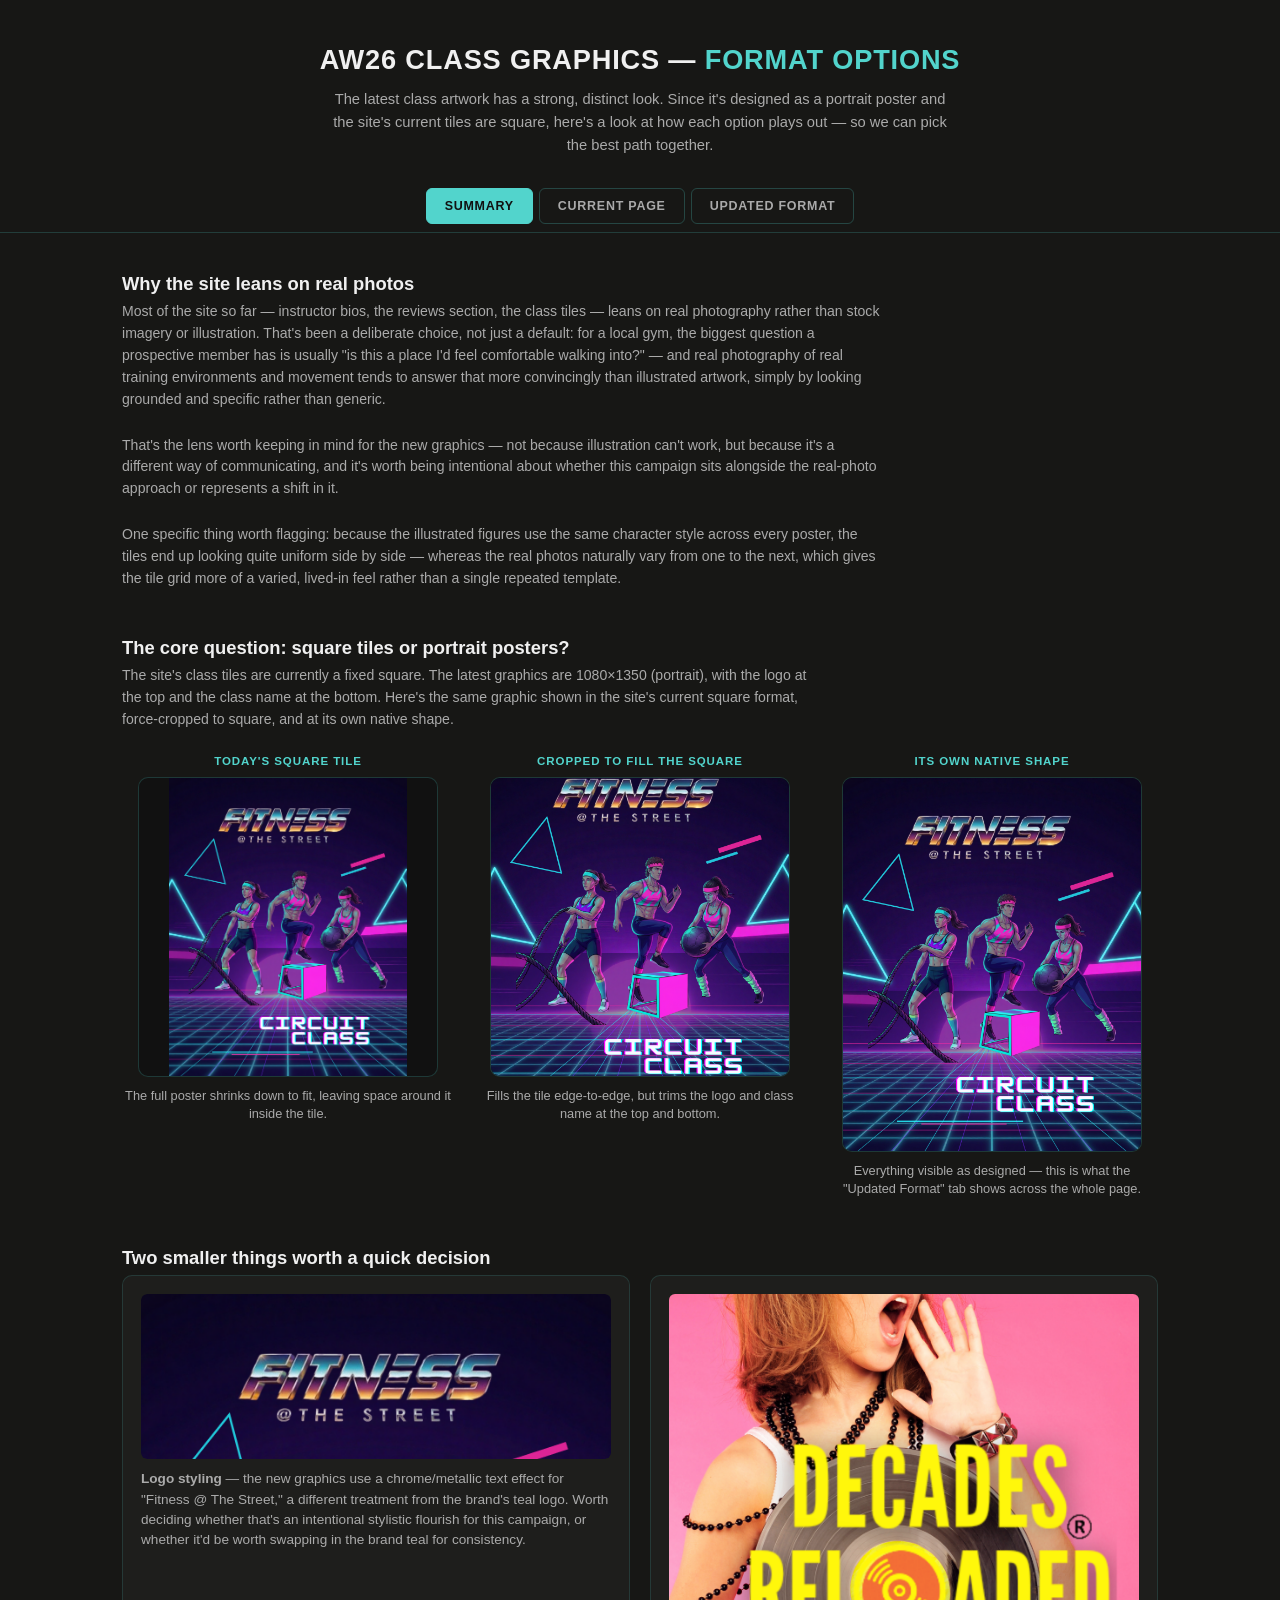
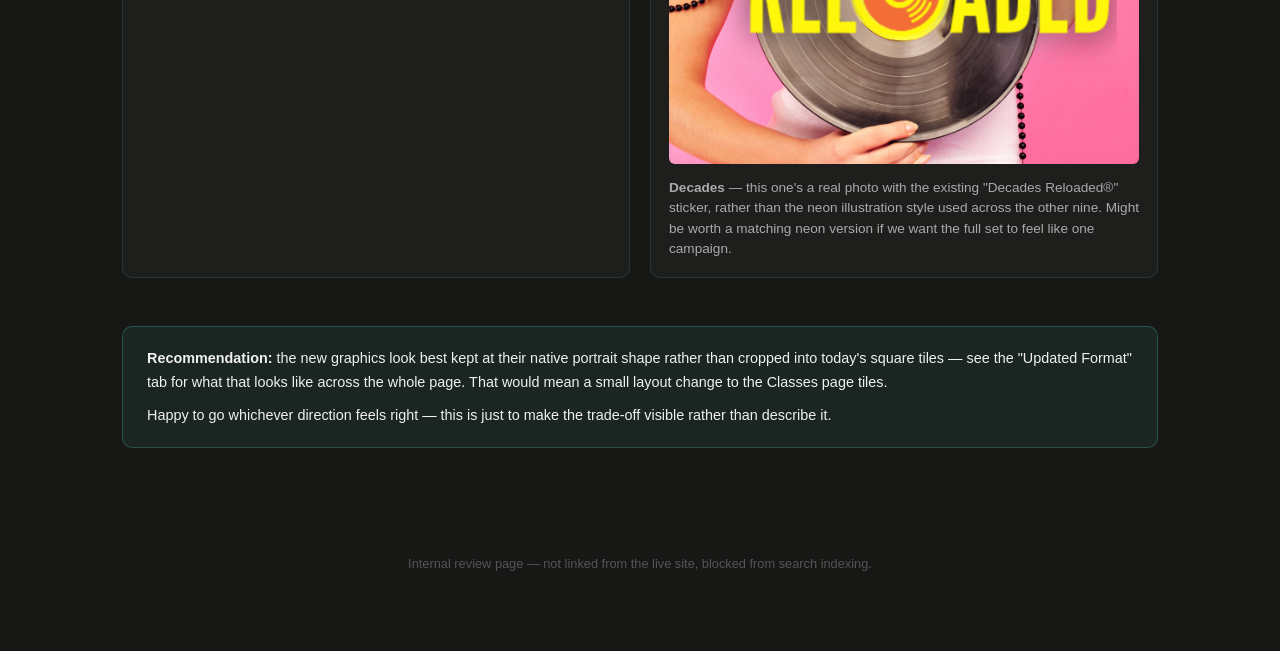
<file: format-comparison/index.html>
<!DOCTYPE html>
<html lang="en-GB">
<head>
<meta charset="UTF-8">
<meta name="viewport" content="width=device-width, initial-scale=1.0">
<title>AW26 Class Graphics — Options</title>
<meta name="robots" content="noindex, nofollow">
<style>
  *, *::before, *::after { box-sizing: border-box; margin: 0; padding: 0; }
  :root { --teal: #52D4CC; --teal-dark: #2FA39D; --bg: #171715; --card: #111; --text: #f0f0f0; --muted: #aaa; }
  body { font-family: 'Segoe UI', Arial, sans-serif; background: var(--bg); color: var(--text); padding: 0 0 80px; }

  header { padding: 44px 32px 24px; text-align: center; }
  header h1 { font-size: 1.7rem; font-weight: 900; text-transform: uppercase; letter-spacing: 0.03em; }
  header h1 em { font-style: normal; color: var(--teal); }
  header p { color: var(--muted); max-width: 620px; margin: 12px auto 0; font-size: 0.92rem; line-height: 1.55; }

  /* ── Tabs ── */
  .tabs { position: sticky; top: 0; z-index: 10; background: var(--bg); display: flex; justify-content: center; gap: 6px; padding: 8px 16px; border-bottom: 1px solid rgba(82,212,204,0.2); flex-wrap: wrap; }
  .tab-btn { background: none; border: 1px solid rgba(82,212,204,0.25); color: var(--muted); font-size: 0.78rem; font-weight: 700; text-transform: uppercase; letter-spacing: 0.06em; padding: 10px 18px; border-radius: 6px; cursor: pointer; transition: all 0.2s; }
  .tab-btn:hover { color: var(--text); border-color: var(--teal-dark); }
  .tab-btn.active { background: var(--teal); color: #111; border-color: var(--teal); }

  .tab-panel { display: none; max-width: 1100px; margin: 0 auto; padding: 40px 32px 0; }
  .tab-panel.active { display: block; }

  section { margin-bottom: 48px; }
  .section-title { font-size: 1.15rem; font-weight: 800; margin-bottom: 6px; }
  .section-sub { color: var(--muted); font-size: 0.88rem; margin-bottom: 24px; max-width: 700px; line-height: 1.55; }

  /* ── grid of class tiles (matches classes.html) ── */
  .cards-grid { display: grid; grid-template-columns: repeat(5, 1fr); gap: 14px; }
  .cards-grid.native { grid-template-columns: repeat(5, 1fr); }
  .card-wrap { text-align: center; }
  .card-name { font-size: 0.7rem; color: var(--muted); margin-top: 8px; text-transform: uppercase; letter-spacing: 0.04em; }

  .site-card { position: relative; border-radius: 10px; overflow: hidden; aspect-ratio: 1/1; border: 1px solid rgba(82,212,204,0.2); background: var(--card); }
  .site-card img { width: 100%; height: 100%; object-fit: contain; display: block; }

  .native-card { position: relative; border-radius: 10px; overflow: hidden; aspect-ratio: 1080/1350; border: 1px solid rgba(82,212,204,0.2); background: var(--card); }
  .native-card img { width: 100%; height: 100%; object-fit: cover; display: block; }

  @media (max-width: 900px) {
    .cards-grid { grid-template-columns: repeat(2, 1fr); }
  }

  /* ── Summary tab specifics ── */
  .format-row { display: grid; grid-template-columns: repeat(3, 1fr); gap: 20px; }
  .format-item { text-align: center; }
  .format-label { font-size: 0.72rem; font-weight: 700; text-transform: uppercase; letter-spacing: 0.08em; margin-bottom: 10px; color: var(--teal); }
  .format-caption { font-size: 0.8rem; color: var(--muted); margin-top: 10px; line-height: 1.45; }
  .crop-card { position: relative; border-radius: 10px; overflow: hidden; aspect-ratio: 1/1; border: 1px solid rgba(82,212,204,0.2); background: var(--card); margin: 0 auto; max-width: 300px; }
  .crop-card img { width: 100%; height: 100%; object-fit: cover; display: block; }
  .format-item .site-card, .format-item .native-card { max-width: 300px; margin: 0 auto; }

  .note-row { display: grid; grid-template-columns: 1fr 1fr; gap: 20px; }
  .note-box { background: rgba(255,255,255,0.03); border: 1px solid rgba(82,212,204,0.15); border-radius: 10px; padding: 18px; }
  .note-box img { max-width: 100%; border-radius: 6px; margin-bottom: 10px; }
  .note-box p { font-size: 0.85rem; color: var(--muted); line-height: 1.5; }
  .note-box .logo-crop { aspect-ratio: 1080 / 380; overflow: hidden; border-radius: 6px; margin-bottom: 10px; }
  .note-box .logo-crop img { width: 100%; height: 100%; object-fit: cover; object-position: center top; margin: 0; }

  .takeaway { background: rgba(82,212,204,0.08); border: 1px solid rgba(82,212,204,0.25); border-radius: 10px; padding: 20px 24px; margin-top: 8px; }
  .takeaway p { font-size: 0.9rem; line-height: 1.6; color: var(--text); }
  .takeaway p + p { margin-top: 10px; }

  @media (max-width: 800px) {
    .format-row, .note-row { grid-template-columns: 1fr; }
  }

  footer { text-align: center; padding: 60px 32px 0; color: #555; font-size: 0.8rem; }

  /* ── Replica site header/nav (static, not fixed, for page-context previews) ── */
  .site-frame { position: relative; isolation: isolate; border: 1px solid rgba(82,212,204,0.2); border-radius: 12px; overflow: hidden; margin-bottom: 8px; }
  /* Fixed size (not "cover") — "cover" would scale relative to this small
     box and zoom in far more than the image appears on an actual, much
     wider browser viewport. 1600px approximates a real desktop width. */
  .site-frame::before { content: ''; position: absolute; inset: -80px -20px; z-index: -2; background: url('assets/page-bg.jpg') center calc(20% + var(--parallax, 0px)) / 1600px auto no-repeat; }
  .site-frame::after { content: ''; position: absolute; inset: 0; z-index: -1; background: rgba(23,23,21,0.72); pointer-events: none; }
  .site-frame-inner { padding: 14px 20px 0; }
  .site-frame header { padding: 4px 0 0; display: flex; justify-content: center; }
  .site-frame header img.logo { width: 46%; max-width: 380px; min-width: 180px; height: auto; display: block; }
  .site-frame nav { border-bottom: 2px solid var(--teal-dark); padding: 0 8px; display: flex; justify-content: center; flex-wrap: wrap; gap: 2px; margin-top: 2px; }
  .site-frame nav a { color: var(--muted); text-decoration: none; font-size: 0.66rem; font-weight: 600; letter-spacing: 0.06em; text-transform: uppercase; padding: 8px 10px; border-bottom: 2px solid transparent; margin-bottom: -2px; white-space: nowrap; }
  .site-frame nav a.active { color: var(--teal); border-bottom-color: var(--teal); }
  .site-frame nav a.nav-login { color: var(--teal); border: 1px solid var(--teal-dark); border-radius: 4px; margin: 4px 0 5px; padding: 5px 10px; }
  .site-frame .page-hero { padding: 28px 20px 8px; text-align: center; }
  .site-frame .page-hero h1 { font-size: 1.5rem; font-weight: 900; text-transform: uppercase; letter-spacing: 0.04em; }
  .site-frame .page-hero h1 em { font-style: normal; color: var(--teal); }
  .site-frame-body { padding: 8px 20px 24px; }

  /* ── Timetable (matches classes.html) ── */
  .timetable-section { max-width: 760px; width: 100%; margin: 32px auto 0; }
  .section-label { font-size: 0.66rem; font-weight: 700; letter-spacing: 0.14em; text-transform: uppercase; color: var(--teal); margin-bottom: 10px; text-align: center; }
  .timetable-scroll { overflow-x: auto; border-radius: 10px; }
  table.timetable { width: 100%; min-width: 420px; border-collapse: collapse; background: rgba(23,23,21,0.88); border: 1px solid rgba(82,212,204,0.25); border-radius: 10px; overflow: hidden; }
  table.timetable thead tr { background: rgba(82,212,204,0.1); border-bottom: 2px solid var(--teal-dark); }
  table.timetable thead th { padding: 9px 14px; text-align: left; font-size: 0.62rem; font-weight: 700; letter-spacing: 0.12em; text-transform: uppercase; color: var(--teal); }
  table.timetable tr.day-header td { padding: 7px 14px; background: rgba(82,212,204,0.07); border-top: 1px solid rgba(82,212,204,0.2); border-bottom: 1px solid rgba(82,212,204,0.1); color: var(--teal); font-size: 0.64rem; font-weight: 700; letter-spacing: 0.12em; text-transform: uppercase; }
  table.timetable tbody tr:not(.day-header) td { padding: 8px 14px; border-bottom: 1px solid rgba(255,255,255,0.04); font-size: 0.8rem; color: var(--muted); vertical-align: middle; }
  table.timetable tbody tr:not(.day-header):last-child td { border-bottom: none; }
  .class-name { color: var(--text); font-weight: 600; }
  .time-cell { color: var(--teal); font-weight: 600; white-space: nowrap; }
</style>
</head>
<body>

<header>
  <h1>AW26 Class Graphics — <em>Format Options</em></h1>
  <p>The latest class artwork has a strong, distinct look. Since it's designed as a portrait poster and the site's current tiles are square, here's a look at how each option plays out — so we can pick the best path together.</p>
</header>

<div class="tabs">
  <button class="tab-btn active" data-tab="summary">Summary</button>
  <button class="tab-btn" data-tab="old">Current Page</button>
  <button class="tab-btn" data-tab="new">Updated Format</button>
</div>

<div class="tab-panel active" id="tab-summary">

  <section>
    <div class="section-title">Why the site leans on real photos</div>
    <div class="section-sub" style="max-width:760px;">
      Most of the site so far — instructor bios, the reviews section, the class tiles — leans on real photography rather than stock imagery or illustration. That's been a deliberate choice, not just a default: for a local gym, the biggest question a prospective member has is usually "is this a place I'd feel comfortable walking into?" — and real photography of real training environments and movement tends to answer that more convincingly than illustrated artwork, simply by looking grounded and specific rather than generic.
    </div>
    <div class="section-sub" style="max-width:760px;">
      That's the lens worth keeping in mind for the new graphics — not because illustration can't work, but because it's a different way of communicating, and it's worth being intentional about whether this campaign sits alongside the real-photo approach or represents a shift in it.
    </div>
    <div class="section-sub" style="max-width:760px;">
      One specific thing worth flagging: because the illustrated figures use the same character style across every poster, the tiles end up looking quite uniform side by side — whereas the real photos naturally vary from one to the next, which gives the tile grid more of a varied, lived-in feel rather than a single repeated template.
    </div>
  </section>

  <section>
    <div class="section-title">The core question: square tiles or portrait posters?</div>
    <div class="section-sub">The site's class tiles are currently a fixed square. The latest graphics are 1080×1350 (portrait), with the logo at the top and the class name at the bottom. Here's the same graphic shown in the site's current square format, force-cropped to square, and at its own native shape.</div>
    <div class="format-row">
      <div class="format-item">
        <div class="format-label">Today's square tile</div>
        <div class="site-card"><img src="assets/new-circuit.png" alt="Circuit class graphic in current square tile"></div>
        <div class="format-caption">The full poster shrinks down to fit, leaving space around it inside the tile.</div>
      </div>
      <div class="format-item">
        <div class="format-label">Cropped to fill the square</div>
        <div class="crop-card"><img src="assets/new-circuit.png" alt="Circuit class graphic cropped to square"></div>
        <div class="format-caption">Fills the tile edge-to-edge, but trims the logo and class name at the top and bottom.</div>
      </div>
      <div class="format-item">
        <div class="format-label">Its own native shape</div>
        <div class="native-card" style="max-width:300px; margin:0 auto;"><img src="assets/new-circuit.png" alt="Circuit class graphic at native portrait shape"></div>
        <div class="format-caption">Everything visible as designed — this is what the "Updated Format" tab shows across the whole page.</div>
      </div>
    </div>
  </section>

  <section>
    <div class="section-title">Two smaller things worth a quick decision</div>
    <div class="note-row">
      <div class="note-box">
        <div class="logo-crop"><img src="assets/new-circuit.png" alt="Logo lettering in the new graphics"></div>
        <p><strong>Logo styling</strong> — the new graphics use a chrome/metallic text effect for "Fitness @ The Street," a different treatment from the brand's teal logo. Worth deciding whether that's an intentional stylistic flourish for this campaign, or whether it'd be worth swapping in the brand teal for consistency.</p>
      </div>
      <div class="note-box">
        <img src="assets/new-decades.png" alt="Decades graphic, different style to the rest">
        <p><strong>Decades</strong> — this one's a real photo with the existing "Decades Reloaded®" sticker, rather than the neon illustration style used across the other nine. Might be worth a matching neon version if we want the full set to feel like one campaign.</p>
      </div>
    </div>
  </section>

  <section>
    <div class="takeaway">
      <p><strong>Recommendation:</strong> the new graphics look best kept at their native portrait shape rather than cropped into today's square tiles — see the "Updated Format" tab for what that looks like across the whole page. That would mean a small layout change to the Classes page tiles.</p>
      <p>Happy to go whichever direction feels right — this is just to make the trade-off visible rather than describe it.</p>
    </div>
  </section>

</div>

<div class="tab-panel" id="tab-old">
  <section>
    <div class="section-title">Current Classes Page</div>
    <div class="section-sub">The full page as it appears on the site today — header, tile grid, and timetable together.</div>
    <div class="site-frame">
      <div class="site-frame-inner">
        <header><img src="assets/real-logo.png" alt="Fitness At The Street" class="logo"></header>
        <nav>
          <a href="#">Home</a><a href="#">About</a><a href="#" class="active">Classes</a><a href="#">Instructors</a><a href="#">Snowling Stones</a><a href="#">Take The Tour</a><a href="#">Find Us</a><a href="#" class="nav-login">Member Login</a>
        </nav>
        <div class="page-hero"><h1>Our <em>Classes</em></h1></div>
      </div>
      <div class="site-frame-body">
        <div class="cards-grid">
          <div class="card-wrap"><div class="site-card"><img src="assets/old-circuit.jpg" alt="Circuit Training"></div><div class="card-name">Circuit Training</div></div>
          <div class="card-wrap"><div class="site-card"><img src="assets/old-decades.jpg" alt="Decades Reloaded"></div><div class="card-name">Decades Reloaded</div></div>
          <div class="card-wrap"><div class="site-card"><img src="assets/old-kettlebells.jpg" alt="Kettlebells"></div><div class="card-name">Kettlebells</div></div>
          <div class="card-wrap"><div class="site-card"><img src="assets/old-yoga.jpg" alt="Yoga"></div><div class="card-name">Yoga</div></div>
          <div class="card-wrap"><div class="site-card"><img src="assets/old-powerhaus.jpg" alt="Powerhaus"></div><div class="card-name">Powerhaus</div></div>
          <div class="card-wrap"><div class="site-card"><img src="assets/old-irongiants.jpg" alt="Iron Giants Barbell Club"></div><div class="card-name">Iron Giants Barbell Club</div></div>
          <div class="card-wrap"><div class="site-card"><img src="assets/old-hiit.jpg" alt="HIIT"></div><div class="card-name">HIIT</div></div>
          <div class="card-wrap"><div class="site-card"><img src="assets/old-barattax.jpg" alt="Bar Attax"></div><div class="card-name">Bar Attax</div></div>
          <div class="card-wrap"><div class="site-card"><img src="assets/old-getagrip.jpg" alt="Get A Grip"></div><div class="card-name">Get A Grip</div></div>
          <div class="card-wrap"><div class="site-card"><img src="assets/old-boatcamp.jpg" alt="Bootcamp"></div><div class="card-name">Bootcamp</div></div>
        </div>
        <div class="timetable-section">
          <div class="section-label">Full Weekly Schedule</div>
          <div class="timetable-scroll">
            <table class="timetable">
              <thead><tr><th>Time</th><th>Class</th><th>Instructor</th></tr></thead>
              <tbody>
                <tr class="day-header"><td colspan="3">Monday</td></tr>
                <tr><td class="time-cell">13:00</td><td><span class="class-name">Get A Grip</span></td><td>Kim or Steve</td></tr>
                <tr><td class="time-cell">17:30</td><td><span class="class-name">Suspension &amp; RIP Lab</span></td><td>Kim or Steve</td></tr>
                <tr><td class="time-cell">18:30</td><td><span class="class-name">Suspension &amp; RIP Lab</span></td><td>Kim or Steve</td></tr>
                <tr><td class="time-cell">18:30</td><td><span class="class-name">Decades (every 2nd Monday of the month)</span></td><td>Kim</td></tr>
                <tr class="day-header"><td colspan="3">Tuesday</td></tr>
                <tr><td class="time-cell">17:30</td><td><span class="class-name">Kettlebells</span></td><td>Steve</td></tr>
                <tr><td class="time-cell">18:45</td><td><span class="class-name">Pilates</span></td><td>Nikki</td></tr>
                <tr class="day-header"><td colspan="3">Wednesday</td></tr>
                <tr><td class="time-cell">17:30</td><td><span class="class-name">PowerHaus</span></td><td>Kim &amp; Steve</td></tr>
                <tr><td class="time-cell">18:30</td><td><span class="class-name">PowerHaus</span></td><td>Kim &amp; Steve</td></tr>
                <tr class="day-header"><td colspan="3">Thursday</td></tr>
                <tr><td class="time-cell">10:00</td><td><span class="class-name">Gentle Fitness (Lingwood Village Hall)</span></td><td>Kim</td></tr>
                <tr><td class="time-cell">17:30</td><td><span class="class-name">Circuit Class</span></td><td>Kim or Steve</td></tr>
                <tr><td class="time-cell">18:30</td><td><span class="class-name">Circuit Class</span></td><td>Kim or Steve</td></tr>
                <tr class="day-header"><td colspan="3">Friday</td></tr>
                <tr><td class="time-cell">09:30</td><td><span class="class-name">Iron Giants Barbell Club (Term time only)</span></td><td>Kim</td></tr>
                <tr><td class="time-cell">18:00</td><td><span class="class-name">Hypertrophy</span></td><td>Ryan</td></tr>
                <tr class="day-header"><td colspan="3">Saturday</td></tr>
                <tr><td class="time-cell">08:30</td><td><span class="class-name">Boatcamp</span></td><td>Kim or Steve</td></tr>
              </tbody>
            </table>
          </div>
        </div>
      </div>
    </div>
  </section>
</div>

<div class="tab-panel" id="tab-new">
  <section>
    <div class="section-title">Classes Page — Updated Format</div>
    <div class="section-sub">Same header and layout, but the tiles use the new graphics at their native shape — nothing cropped, logo and class name fully visible on every tile.</div>
    <div class="site-frame">
      <div class="site-frame-inner">
        <header><img src="assets/real-logo.png" alt="Fitness At The Street" class="logo"></header>
        <nav>
          <a href="#">Home</a><a href="#">About</a><a href="#" class="active">Classes</a><a href="#">Instructors</a><a href="#">Snowling Stones</a><a href="#">Take The Tour</a><a href="#">Find Us</a><a href="#" class="nav-login">Member Login</a>
        </nav>
        <div class="page-hero"><h1>Our <em>Classes</em></h1></div>
      </div>
      <div class="site-frame-body">
        <div class="cards-grid native">
          <div class="card-wrap"><div class="native-card"><img src="assets/new-circuit.png" alt="Circuit Class"></div><div class="card-name">Circuit Class</div></div>
          <div class="card-wrap"><div class="native-card"><img src="assets/new-decades.png" alt="Decades"></div><div class="card-name">Decades</div></div>
          <div class="card-wrap"><div class="native-card"><img src="assets/new-kettlebells.png" alt="Kettlebells"></div><div class="card-name">Kettlebells</div></div>
          <div class="card-wrap"><div class="native-card"><img src="assets/new-pilates.png" alt="Pilates"></div><div class="card-name">Pilates</div></div>
          <div class="card-wrap"><div class="native-card"><img src="assets/new-powerhaus.png" alt="PowerHaus"></div><div class="card-name">PowerHaus</div></div>
          <div class="card-wrap"><div class="native-card"><img src="assets/new-irongiants.png" alt="Iron Giants"></div><div class="card-name">Iron Giants</div></div>
          <div class="card-wrap"><div class="native-card"><img src="assets/new-hypertrophy.png" alt="Hypertrophy"></div><div class="card-name">Hypertrophy</div></div>
          <div class="card-wrap"><div class="native-card"><img src="assets/new-suspensionrip.png" alt="Suspension & RIP Lab"></div><div class="card-name">Suspension &amp; RIP Lab</div></div>
          <div class="card-wrap"><div class="native-card"><img src="assets/new-getagrip.png" alt="Get A Grip"></div><div class="card-name">Get A Grip</div></div>
          <div class="card-wrap"><div class="native-card"><img src="assets/new-boatcamp.png" alt="Boatcamp"></div><div class="card-name">Boatcamp</div></div>
        </div>
        <div class="timetable-section">
          <div class="section-label">Full Weekly Schedule</div>
          <div class="timetable-scroll">
            <table class="timetable">
              <thead><tr><th>Time</th><th>Class</th><th>Instructor</th></tr></thead>
              <tbody>
                <tr class="day-header"><td colspan="3">Monday</td></tr>
                <tr><td class="time-cell">13:00</td><td><span class="class-name">Get A Grip</span></td><td>Kim or Steve</td></tr>
                <tr><td class="time-cell">17:30</td><td><span class="class-name">Suspension &amp; RIP Lab</span></td><td>Kim or Steve</td></tr>
                <tr><td class="time-cell">18:30</td><td><span class="class-name">Suspension &amp; RIP Lab</span></td><td>Kim or Steve</td></tr>
                <tr><td class="time-cell">18:30</td><td><span class="class-name">Decades (every 2nd Monday of the month)</span></td><td>Kim</td></tr>
                <tr class="day-header"><td colspan="3">Tuesday</td></tr>
                <tr><td class="time-cell">17:30</td><td><span class="class-name">Kettlebells</span></td><td>Steve</td></tr>
                <tr><td class="time-cell">18:45</td><td><span class="class-name">Pilates</span></td><td>Nikki</td></tr>
                <tr class="day-header"><td colspan="3">Wednesday</td></tr>
                <tr><td class="time-cell">17:30</td><td><span class="class-name">PowerHaus</span></td><td>Kim &amp; Steve</td></tr>
                <tr><td class="time-cell">18:30</td><td><span class="class-name">PowerHaus</span></td><td>Kim &amp; Steve</td></tr>
                <tr class="day-header"><td colspan="3">Thursday</td></tr>
                <tr><td class="time-cell">10:00</td><td><span class="class-name">Gentle Fitness (Lingwood Village Hall)</span></td><td>Kim</td></tr>
                <tr><td class="time-cell">17:30</td><td><span class="class-name">Circuit Class</span></td><td>Kim or Steve</td></tr>
                <tr><td class="time-cell">18:30</td><td><span class="class-name">Circuit Class</span></td><td>Kim or Steve</td></tr>
                <tr class="day-header"><td colspan="3">Friday</td></tr>
                <tr><td class="time-cell">09:30</td><td><span class="class-name">Iron Giants Barbell Club (Term time only)</span></td><td>Kim</td></tr>
                <tr><td class="time-cell">18:00</td><td><span class="class-name">Hypertrophy</span></td><td>Ryan</td></tr>
                <tr class="day-header"><td colspan="3">Saturday</td></tr>
                <tr><td class="time-cell">08:30</td><td><span class="class-name">Boatcamp</span></td><td>Kim or Steve</td></tr>
              </tbody>
            </table>
          </div>
        </div>
      </div>
    </div>
  </section>
</div>

<footer>Internal review page — not linked from the live site, blocked from search indexing.</footer>

<script>
  document.querySelectorAll('.tab-btn').forEach((btn) => {
    btn.addEventListener('click', () => {
      document.querySelectorAll('.tab-btn').forEach((b) => b.classList.remove('active'));
      document.querySelectorAll('.tab-panel').forEach((p) => p.classList.remove('active'));
      btn.classList.add('active');
      document.getElementById('tab-' + btn.dataset.tab).classList.add('active');
      updateFrameParallax();
    });
  });

  // Same idea as the live site's parallax — background drifts with scroll,
  // scoped to each page-preview frame rather than the whole viewport.
  function updateFrameParallax() {
    document.querySelectorAll('.site-frame').forEach((el) => {
      const rect = el.getBoundingClientRect();
      const shift = (window.innerHeight / 2 - rect.top) * 0.15;
      el.style.setProperty('--parallax', shift + 'px');
    });
  }
  window.addEventListener('scroll', updateFrameParallax, { passive: true });
  window.addEventListener('resize', updateFrameParallax);
  updateFrameParallax();
</script>

</body>
</html>
</file>
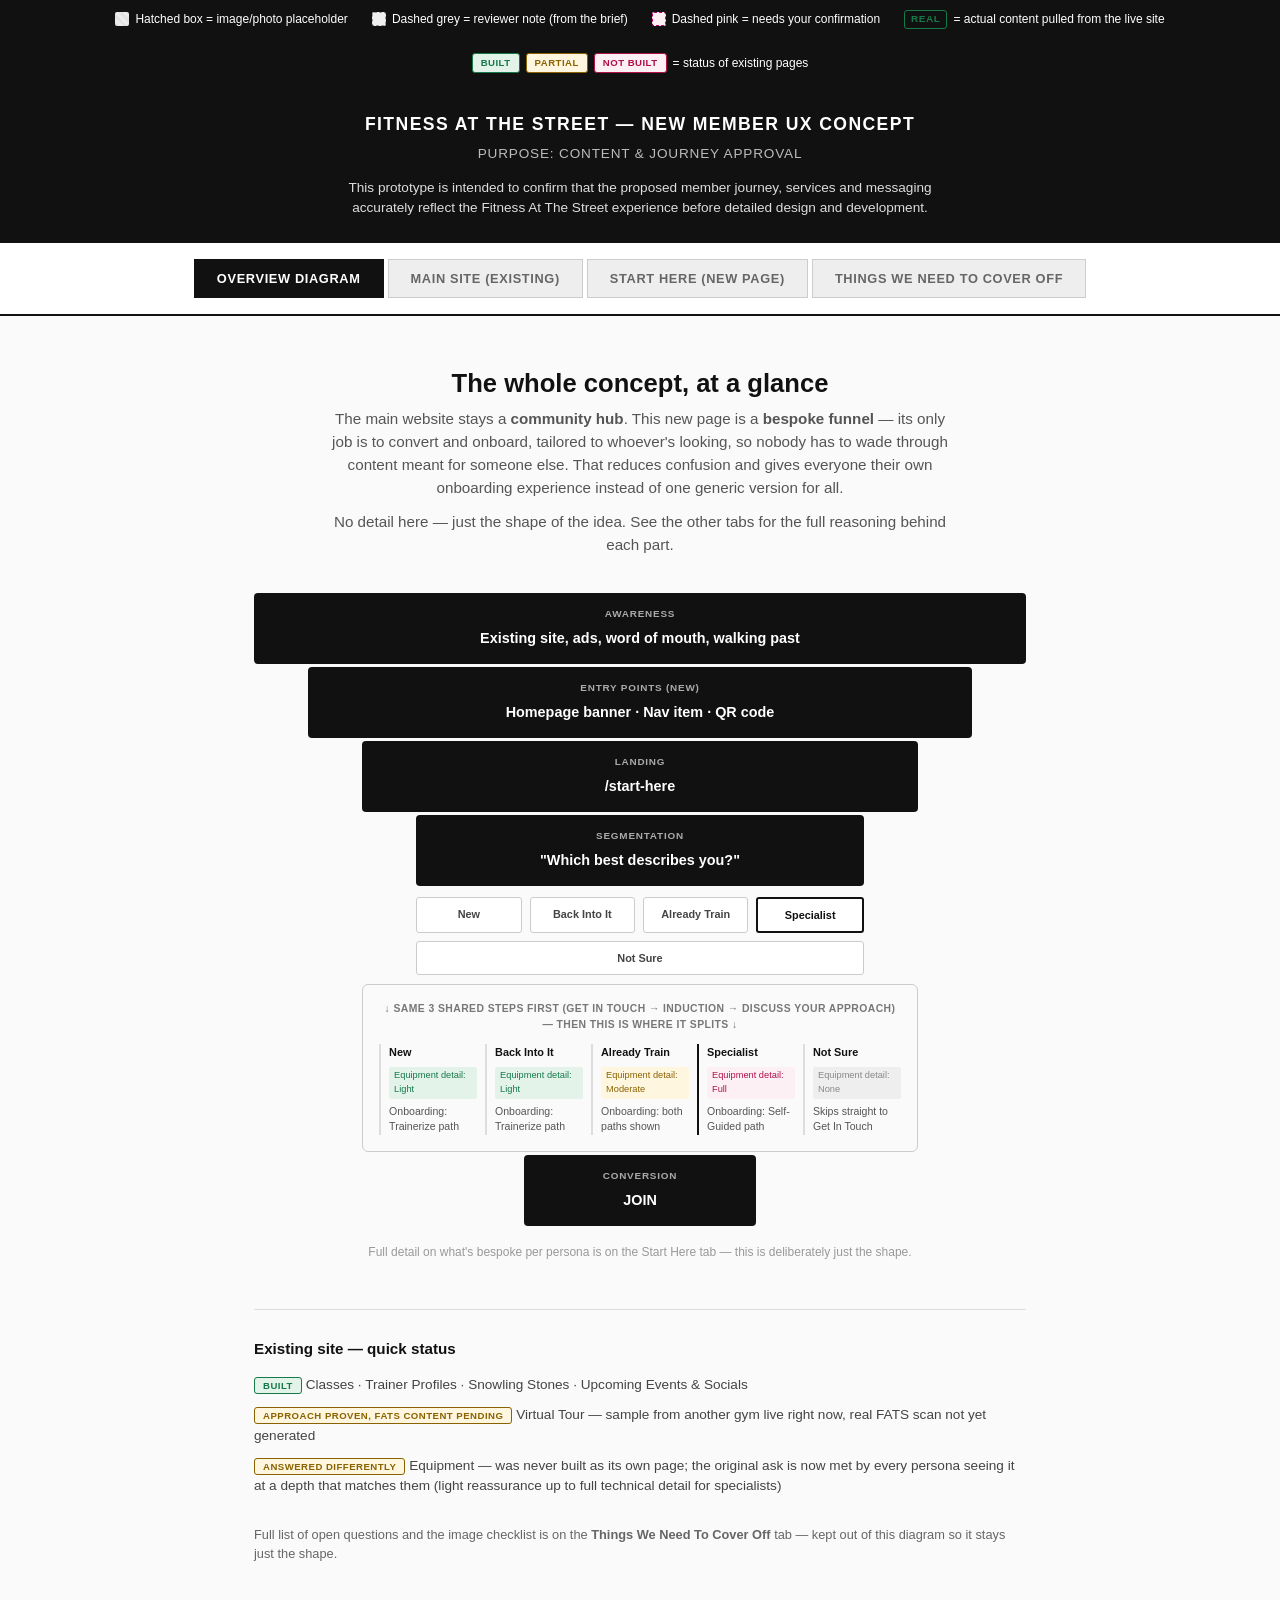
<file: review/index.html>
<!DOCTYPE html>
<html lang="en-GB">
<head>
<meta charset="UTF-8">
<meta name="viewport" content="width=device-width, initial-scale=1.0">
<title>New Member UX Concept — Fitness At The Street</title>
<meta name="robots" content="noindex, nofollow">
<style>
  * , *::before, *::after { box-sizing: border-box; margin: 0; padding: 0; }
  body { font-family: -apple-system, BlinkMacSystemFont, 'Segoe UI', Roboto, Arial, sans-serif; color: #111; background: #fafafa; line-height: 1.5; }
  img { max-width: 100%; display: block; }
  a { color: inherit; }

  /* ── Legend / meta ── */
  .legend { background: #111; color: #fff; padding: 10px 24px; font-size: 0.75rem; display: flex; gap: 24px; flex-wrap: wrap; justify-content: center; }
  .legend span { display: flex; align-items: center; gap: 6px; }
  .legend .swatch { width: 14px; height: 14px; display: inline-block; border-radius: 2px; flex-shrink: 0; }

  /* ── Approval banner ── */
  .approval-banner { background: #111; color: #fff; text-align: center; padding: 28px 20px 24px; }
  .approval-banner h1 { font-size: 1.1rem; letter-spacing: 0.08em; text-transform: uppercase; margin-bottom: 6px; }
  .approval-banner .purpose { font-size: 0.85rem; letter-spacing: 0.06em; text-transform: uppercase; color: #bbb; margin-bottom: 14px; }
  .approval-banner p { max-width: 640px; margin: 0 auto; font-size: 0.85rem; color: #ddd; }

  .section-num { display: inline-block; background: #111; color: #fff; font-size: 0.68rem; font-weight: 700; padding: 3px 8px; border-radius: 3px; letter-spacing: 0.06em; margin-bottom: 10px; }

  /* ── Reviewer note callouts ── */
  .note { border: 1px dashed #999; background: #f0f0f0; padding: 12px 16px; font-size: 0.82rem; font-style: italic; color: #444; margin-top: 16px; max-width: 700px; }
  .note .note-label { display: block; font-style: normal; font-weight: 700; font-size: 0.65rem; letter-spacing: 0.08em; text-transform: uppercase; color: #777; margin-bottom: 4px; }

  .confirm-note { border: 1px dashed #b06; background: #fdf0f5; padding: 12px 16px; font-size: 0.82rem; color: #90104a; margin-top: 12px; max-width: 700px; }
  .confirm-note .note-label { display: block; font-weight: 700; font-size: 0.65rem; letter-spacing: 0.08em; text-transform: uppercase; margin-bottom: 4px; }

  .real-tag { display: inline-block; font-size: 0.62rem; font-weight: 700; letter-spacing: 0.06em; text-transform: uppercase; color: #16794a; border: 1px solid #16794a; border-radius: 3px; padding: 1px 6px; margin-left: 6px; vertical-align: middle; }
  .confirm-tag { display: inline-block; font-size: 0.62rem; font-weight: 700; letter-spacing: 0.06em; text-transform: uppercase; color: #b0104a; border: 1px solid #b0104a; border-radius: 3px; padding: 1px 6px; margin-left: 6px; vertical-align: middle; }

  /* ── Existing site audit ── */
  .audit-grid { display: grid; grid-template-columns: repeat(2, 1fr); gap: 16px; margin-bottom: 20px; }
  .audit-card { border: 1px solid #ccc; background: #fff; padding: 18px; }
  .audit-card h3 { font-size: 0.95rem; margin-bottom: 8px; display: flex; align-items: center; gap: 8px; flex-wrap: wrap; }
  .status-badge { font-size: 0.6rem; font-weight: 700; text-transform: uppercase; letter-spacing: 0.05em; padding: 2px 8px; border-radius: 3px; }
  .status-built { background: #e3f3ea; color: #16794a; border: 1px solid #16794a; }
  .status-partial { background: #fff6e0; color: #8a6300; border: 1px solid #8a6300; }
  .status-missing { background: #fdf0f5; color: #b0104a; border: 1px solid #b0104a; }
  .audit-card .label-row { font-size: 0.65rem; font-weight: 700; text-transform: uppercase; letter-spacing: 0.05em; color: #999; margin-top: 10px; margin-bottom: 3px; }
  .audit-card p { font-size: 0.82rem; color: #444; }
  @media (max-width: 900px) { .audit-grid { grid-template-columns: 1fr; } }

  /* ── Tabs ── */
  .tab-switcher { display: flex; justify-content: center; gap: 4px; padding: 16px 24px; background: #fff; border-bottom: 2px solid #111; flex-wrap: wrap; position: sticky; top: 0; z-index: 200; }
  .tab-btn { padding: 11px 22px; font-size: 0.8rem; font-weight: 700; text-transform: uppercase; letter-spacing: 0.05em; background: #eee; border: 1px solid #ccc; cursor: pointer; color: #666; font-family: inherit; }
  .tab-burger { display: none; }

  @media (max-width: 700px) {
    .tab-switcher { flex-direction: column; align-items: stretch; padding: 0; gap: 0; }
    .tab-burger {
      display: flex; align-items: center; justify-content: space-between; width: 100%;
      padding: 16px 20px; background: #111; color: #fff; border: none; cursor: pointer;
      font-size: 0.82rem; font-weight: 700; text-transform: uppercase; letter-spacing: 0.05em; font-family: inherit;
    }
    .tab-burger-icon { font-size: 1.1rem; }
    .tab-switcher .tab-btn { display: none; width: 100%; text-align: left; border-radius: 0; border-left: none; border-right: none; padding: 14px 20px; }
    .tab-switcher.menu-open .tab-btn { display: block; }
  }
  .tab-btn:hover { background: #e2e2e2; }
  .tab-btn.active { background: #111; color: #fff; border-color: #111; }
  .tab-panel { display: none; }
  .tab-panel.active { display: block; }

  /* ── Overview diagram: funnel ── */
  .funnel { display: flex; flex-direction: column; align-items: center; }
  .funnel-stage { background: #111; color: #fff; padding: 14px 20px; text-align: center; margin: 0 auto 3px; border-radius: 4px; }
  .funnel-stage .funnel-tag { display: block; font-size: 0.62rem; font-weight: 700; text-transform: uppercase; letter-spacing: 0.08em; color: #aaa; margin-bottom: 4px; }
  .funnel-stage strong { font-size: 0.9rem; font-weight: 700; }
  .funnel-personas { display: flex; justify-content: center; gap: 8px; flex-wrap: wrap; margin: 8px 0 3px; width: 58%; }
  .funnel-personas span { flex: 1; min-width: 90px; border: 1px solid #ccc; background: #fff; color: #444; padding: 8px 6px; font-size: 0.68rem; font-weight: 700; text-align: center; border-radius: 3px; }
  .funnel-personas span.highlight { border-color: #111; border-width: 2px; color: #111; }
  @media (max-width: 700px) { .funnel-stage, .funnel-personas { width: 100% !important; } .funnel-personas span { min-width: 70px; } }

  /* ── Decision tree (sits between persona row and Conversion in the funnel) ── */
  .decision-tree { width: 72%; margin: 6px auto 3px; border: 1px solid #ccc; background: #fafafa; padding: 16px; border-radius: 6px; text-align: left; }
  .decision-tree-label { text-align: center; font-size: 0.65rem; font-weight: 700; text-transform: uppercase; letter-spacing: 0.04em; color: #777; margin-bottom: 12px; }
  .tree-columns { display: flex; gap: 8px; }
  .tree-col { flex: 1; border-left: 2px solid #ddd; padding-left: 8px; min-width: 0; }
  .tree-col.highlight { border-left-color: #111; }
  .tree-col h5 { font-size: 0.68rem; font-weight: 700; margin-bottom: 6px; }
  .tree-col .tree-tag { display: block; font-size: 0.58rem; padding: 2px 5px; border-radius: 2px; margin-bottom: 5px; background: #eee; color: #555; white-space: normal; }
  .tree-col .tree-tag.detail-light { background: #e3f3ea; color: #16794a; }
  .tree-col .tree-tag.detail-mod { background: #fff6e0; color: #8a6300; }
  .tree-col .tree-tag.detail-full { background: #fdf0f5; color: #b0104a; }
  .tree-col .tree-tag.detail-none { background: #eee; color: #888; }
  .tree-col p { font-size: 0.66rem; color: #555; }
  @media (max-width: 700px) { .decision-tree { width: 100%; } .tree-columns { flex-direction: column; gap: 12px; } .tree-col { border-left: none; border-top: 2px solid #ddd; padding-left: 0; padding-top: 8px; } }

  /* ── Placeholder blocks ── */
  .placeholder {
    background: repeating-linear-gradient(45deg, #e2e2e2, #e2e2e2 10px, #ececec 10px, #ececec 20px);
    border: 1px solid #ccc;
    color: #777;
    display: flex; align-items: center; justify-content: center; text-align: center;
    font-size: 0.75rem; font-weight: 600; letter-spacing: 0.03em; text-transform: uppercase;
    padding: 12px;
    min-height: 120px;
  }

  section.block { max-width: 1100px; margin: 0 auto; padding: 56px 24px; border-bottom: 1px solid #ddd; }
  section.block.tight { padding-top: 36px; padding-bottom: 36px; }
  h2.headline { font-size: 1.6rem; font-weight: 800; margin-bottom: 6px; }
  h2.headline.small { font-size: 1.25rem; }
  .subhead { color: #555; font-size: 0.95rem; max-width: 620px; margin-bottom: 24px; }

  /* ── Header ── */
  header.site-header { border-bottom: 1px solid #ddd; background: #fff; position: sticky; top: 68px; z-index: 150; }
  .header-row { max-width: 1100px; margin: 0 auto; padding: 16px 24px; display: flex; align-items: center; justify-content: space-between; flex-wrap: wrap; gap: 16px; }
  .logo-placeholder { border: 1px dashed #999; padding: 10px 22px; font-size: 0.7rem; font-weight: 700; text-transform: uppercase; color: #777; }
  nav.main-nav { display: flex; align-items: center; gap: 18px; flex-wrap: wrap; font-size: 0.82rem; font-weight: 600; text-transform: uppercase; letter-spacing: 0.04em; }
  nav.main-nav .member-login { font-weight: 500; text-transform: none; letter-spacing: 0; color: #777; font-size: 0.8rem; }
  .btn { display: inline-block; padding: 11px 22px; font-weight: 700; font-size: 0.78rem; text-transform: uppercase; letter-spacing: 0.06em; text-decoration: none; border-radius: 4px; cursor: default; }
  .btn-primary { background: #111; color: #fff; }
  .btn-outline { border: 2px solid #111; color: #111; }
  .nav-groups { max-width: 1100px; margin: 0 auto; padding: 0 24px 14px; display: flex; gap: 32px; flex-wrap: wrap; font-size: 0.75rem; color: #777; }
  .nav-groups strong { color: #111; }

  /* ── Hero ── */
  .hero { text-align: center; padding-top: 48px; }
  .hero h1 { font-size: 2.2rem; font-weight: 900; letter-spacing: 0.01em; margin-bottom: 12px; }
  .hero .subhead { margin: 0 auto 22px; }
  .hero .cta-row { display: flex; gap: 12px; justify-content: center; flex-wrap: wrap; margin-bottom: 28px; }
  .hero .placeholder { min-height: 340px; max-width: 900px; margin: 0 auto; }

  /* ── Cards grid ── */
  .cards-grid { display: grid; grid-template-columns: repeat(4, 1fr); gap: 16px; }
  .cards-grid.cols-3 { grid-template-columns: repeat(3, 1fr) 0.7fr; }
  .cards-grid.cols-4 { grid-template-columns: repeat(4, 1fr) 0.7fr; }
  @media (max-width: 1100px) { .cards-grid.cols-4 { grid-template-columns: repeat(2, 1fr); } }
  .card { border: 1px solid #ccc; background: #fff; display: flex; flex-direction: column; }
  .card .placeholder { min-height: 100px; }
  .card-body { padding: 14px 16px; flex: 1; display: flex; flex-direction: column; }
  .card-body h3 { font-size: 0.85rem; text-transform: uppercase; letter-spacing: 0.04em; margin-bottom: 8px; }
  .card-body p { font-size: 0.82rem; color: #555; flex: 1; margin-bottom: 10px; }
  .card-body .link { font-size: 0.75rem; font-weight: 700; text-transform: uppercase; letter-spacing: 0.04em; text-decoration: underline; }
  .card-body .price-tag { font-size: 0.78rem; font-weight: 700; color: #111; margin-bottom: 8px; }
  .card.small { font-size: 0.85rem; }
  .card.small .card-body { justify-content: center; }
  .card.small h3 { margin-bottom: 4px; }

  /* ── Journey steps ── */
  .journey { display: flex; gap: 8px; align-items: stretch; flex-wrap: wrap; }
  .journey-step { flex: 1; min-width: 160px; border: 1px solid #ccc; background: #fff; padding: 16px; position: relative; }
  .journey-step .step-num { font-size: 1.4rem; font-weight: 900; color: #ccc; display: block; margin-bottom: 6px; }
  .journey-step h3 { font-size: 0.82rem; text-transform: uppercase; letter-spacing: 0.03em; margin-bottom: 6px; }
  .journey-step p { font-size: 0.78rem; color: #555; }
  .journey-arrow { display: flex; align-items: center; font-size: 1.4rem; color: #bbb; padding: 0 2px; }
  .journey-fork-label { text-align: center; font-size: 0.7rem; font-weight: 700; text-transform: uppercase; letter-spacing: 0.06em; color: #777; margin: 18px 0 10px; }
  .journey-fork { display: flex; gap: 16px; }
  .journey-fork .journey-step { flex: 1; border-width: 2px; }
  .journey-fork .journey-step.path-self { border-color: #111; }
  .journey-fork .journey-step.path-trainerize { border-color: #999; }
  .journey-path-tag { display: block; font-size: 0.6rem; font-weight: 700; text-transform: uppercase; letter-spacing: 0.05em; color: #777; margin-bottom: 4px; }
  .journey-converge-label { text-align: center; font-size: 0.7rem; font-weight: 700; text-transform: uppercase; letter-spacing: 0.06em; color: #777; margin: 10px 0; }
  .journey-final { max-width: 340px; margin: 0 auto; }
  @media (max-width: 700px) { .journey-fork { flex-direction: column; } }
  .first-visit-link { display: inline-block; margin-top: 18px; font-weight: 700; font-size: 0.85rem; text-decoration: underline; }

  /* ── Trainerize ── */
  .phones-row { display: flex; gap: 16px; }
  .phones-row .placeholder { flex: 1; aspect-ratio: 9/16; min-height: 0; }
  .phone-label { text-align: center; margin-top: 8px; font-size: 0.75rem; font-weight: 700; text-transform: uppercase; }
  .phone-desc { text-align: center; font-size: 0.75rem; color: #666; margin-top: 2px; }
  .powered-by { display: inline-block; margin-top: 20px; font-size: 0.7rem; letter-spacing: 0.06em; text-transform: uppercase; color: #888; border: 1px solid #ccc; padding: 4px 10px; border-radius: 3px; }

  /* ── Personal training ── */
  .pt-layout { display: grid; grid-template-columns: 1fr 1fr; gap: 32px; align-items: center; }
  .pt-layout .placeholder { min-height: 300px; }
  .benefit-list { list-style: none; margin: 14px 0 20px; }
  .benefit-list li { font-size: 0.85rem; color: #444; padding: 5px 0 5px 18px; position: relative; }
  .benefit-list li::before { content: '—'; position: absolute; left: 0; color: #999; }

  /* ── Testimonials ── */
  .testimonial-grid { display: grid; grid-template-columns: repeat(4, 1fr); gap: 16px; margin-bottom: 8px; }
  .testimonial-card { border: 1px solid #ccc; background: #fff; padding: 16px; }
  .testimonial-theme { font-size: 0.62rem; font-weight: 700; text-transform: uppercase; letter-spacing: 0.05em; color: #999; margin-bottom: 8px; }
  .testimonial-card p.quote { font-size: 0.83rem; font-style: italic; color: #333; margin-bottom: 10px; }
  .testimonial-card .name { font-size: 0.78rem; font-weight: 700; }
  .rating-strip { display: flex; align-items: center; gap: 8px; margin-top: 18px; font-size: 0.85rem; }
  .rating-strip .stars { letter-spacing: 2px; }

  /* ── Snowling Stones ── */
  .stones-layout { display: grid; grid-template-columns: 1fr 1fr; gap: 28px; align-items: center; }
  .stones-layout .placeholder { min-height: 220px; }

  /* ── See inside ── */
  .photo-grid { display: grid; grid-template-columns: repeat(3, 1fr); gap: 12px; margin-bottom: 24px; }
  .photo-grid .placeholder { min-height: 140px; }
  .matterport-box { border: 3px solid #111; background: #fff; padding: 32px; display: flex; align-items: center; gap: 20px; max-width: 600px; }
  .matterport-icon { width: 56px; height: 56px; border: 2px solid #111; border-radius: 50%; display: flex; align-items: center; justify-content: center; font-size: 1.4rem; flex-shrink: 0; }
  .matterport-box .label { font-weight: 700; text-transform: uppercase; font-size: 0.85rem; letter-spacing: 0.03em; margin-bottom: 4px; }
  .matterport-box .sub { font-size: 0.78rem; color: #666; }

  /* ── Final conversion ── */
  .final-cta { text-align: center; }
  .final-cta .cta-row { display: flex; gap: 12px; justify-content: center; flex-wrap: wrap; margin-top: 20px; }

  /* ── Footer ── */
  footer.site-footer { background: #111; color: #ccc; padding: 40px 24px; }
  .footer-inner { max-width: 1100px; margin: 0 auto; display: grid; grid-template-columns: repeat(4, 1fr); gap: 24px; font-size: 0.82rem; }
  .footer-inner h4 { color: #fff; font-size: 0.7rem; text-transform: uppercase; letter-spacing: 0.06em; margin-bottom: 10px; }
  .footer-inner p, .footer-inner a { color: #aaa; display: block; margin-bottom: 4px; text-decoration: none; }

  /* ── Approval / questions ── */
  .approval-section { max-width: 900px; margin: 0 auto; padding: 56px 24px 80px; }
  .approval-section h2 { font-size: 1.4rem; margin-bottom: 4px; }
  .approval-section .sub { color: #666; font-size: 0.85rem; margin-bottom: 24px; }
  .confirm-list { list-style: none; counter-reset: q; border: 1px solid #ccc; background: #fff; }
  .confirm-list li { counter-increment: q; padding: 16px 20px; border-bottom: 1px solid #e5e5e5; font-size: 0.92rem; display: flex; gap: 12px; }
  .confirm-list li:last-child { border-bottom: none; }
  .confirm-list li::before { content: counter(q); flex-shrink: 0; width: 26px; height: 26px; border-radius: 50%; background: #111; color: #fff; font-size: 0.78rem; font-weight: 700; display: flex; align-items: center; justify-content: center; }
  .closing-quote { margin-top: 28px; padding: 20px; border-left: 4px solid #111; background: #f0f0f0; font-size: 1rem; font-style: italic; }

  @media (max-width: 900px) {
    .cards-grid, .cards-grid.cols-3, .testimonial-grid, .photo-grid { grid-template-columns: repeat(2, 1fr); }
    .pt-layout, .stones-layout, .footer-inner { grid-template-columns: 1fr; }
    .journey { flex-direction: column; }
    .journey-arrow { display: none; }
    .phones-row { flex-direction: column; }
  }
</style>
</head>
<body>

<div class="legend">
  <span><span class="swatch" style="background:repeating-linear-gradient(45deg,#e2e2e2,#e2e2e2 3px,#ececec 3px,#ececec 6px);"></span> Hatched box = image/photo placeholder</span>
  <span><span class="swatch" style="background:#f0f0f0;border:1px dashed #999;"></span> Dashed grey = reviewer note (from the brief)</span>
  <span><span class="swatch" style="background:#fdf0f5;border:1px dashed #b06;"></span> Dashed pink = needs your confirmation</span>
  <span><span class="real-tag" style="margin:0;">real</span> = actual content pulled from the live site</span>
  <span><span class="status-badge status-built" style="margin:0;">Built</span> <span class="status-badge status-partial" style="margin:0;">Partial</span> <span class="status-badge status-missing" style="margin:0;">Not built</span> = status of existing pages</span>
</div>

<div class="approval-banner">
  <h1>Fitness At The Street — New Member UX Concept</h1>
  <div class="purpose">Purpose: Content &amp; Journey Approval</div>
  <p>This prototype is intended to confirm that the proposed member journey, services and messaging accurately reflect the Fitness At The Street experience before detailed design and development.</p>
</div>

<div class="tab-switcher">
  <button class="tab-burger" id="tab-burger" aria-label="Open tab menu">
    <span id="tab-burger-label">Overview Diagram</span>
    <span class="tab-burger-icon" id="tab-burger-icon">☰</span>
  </button>
  <button class="tab-btn active" data-tab="tab-diagram">Overview Diagram</button>
  <button class="tab-btn" data-tab="tab-main">Main Site (Existing)</button>
  <button class="tab-btn" data-tab="tab-start-here">Start Here (New Page)</button>
  <button class="tab-btn" data-tab="tab-checklist">Things We Need To Cover Off</button>
</div>

<div id="tab-main" class="tab-panel">

<div style="max-width:1100px; margin:0 auto; padding:20px 24px 0; text-align:center;">
  <a href="https://ducks-new-build.fitnessatthestreet.pages.dev" target="_blank" class="btn btn-primary" style="font-size:0.78rem; padding:12px 26px;">View The Live Build ↗</a>
</div>

<!-- ── Why this document exists ── -->
<section class="block tight" style="border-bottom:3px solid #111;">
  <span class="section-num">Start here</span>
  <h2 class="headline">The homepage stays a community hub — it doesn't double as an onboarding funnel too</h2>
  <p style="font-size:0.88rem; color:#444; max-width:760px; margin-bottom:20px;">The original brief restructured the <em>homepage itself</em> around a new-member journey. But this site already serves an existing community — members checking the schedule, logging into Trainerize, finding contact info. Turning the whole homepage into a "JOIN"-driven funnel risks burying what regulars actually come back for. So this concept keeps the existing homepage close to as-is, and builds the journey as its own dedicated page instead.</p>
  <div style="display:grid; grid-template-columns:1fr 1fr; gap:24px; margin-bottom:20px;">
    <div style="border:1px solid #111; background:#fff; padding:18px;">
      <h3 style="font-size:0.75rem; text-transform:uppercase; letter-spacing:0.05em; color:#111; margin-bottom:10px;">Part A — Homepage (existing, stays as-is)</h3>
      <p style="font-size:0.85rem; color:#444;">Hero, community/reviews, "Follow Our Journey" — unchanged. The one addition: a prominent "New Here? Start Here" entry point near the top, for anyone landing there who isn't a member yet.</p>
    </div>
    <div style="border:1px solid #111; background:#fff; padding:18px;">
      <h3 style="font-size:0.75rem; text-transform:uppercase; letter-spacing:0.05em; color:#111; margin-bottom:10px;">Part B — New page: /start-here</h3>
      <p style="font-size:0.85rem; color:#444;">The full new-member journey from the brief lives here instead — answering Is this for me? / What do I get? / What happens when I join? / How do I get started? Reached via the homepage banner, a new nav item, and any acquisition marketing (ads, bio links, QR codes at the gym).</p>
    </div>
  </div>
  <p style="font-size:0.85rem; color:#444; max-width:760px; margin-bottom:12px;"><strong>How to use this document:</strong> look at the live dev site first (<a href="https://ducks-new-build.fitnessatthestreet.pages.dev" target="_blank" style="color:#111; text-decoration:underline;">ducks-new-build.fitnessatthestreet.pages.dev ↗</a>), then use the four tabs above — <strong>Overview Diagram</strong> (opens by default) for the shape of the whole idea without reading everything, <strong>Main Site</strong> for what already exists and why, <strong>Start Here</strong> for the new journey page in full detail, and <strong>Things We Need To Cover Off</strong> for the full checklist of open questions and every image that needs reviewing. Every section carries a reviewer note explaining <em>why</em> it's structured that way, and a confirmation flag anywhere we're not certain we've got the real detail right. Nothing here is final — it's a starting point for a conversation about the logic, not a design.</p>
  <p style="font-size:0.85rem; color:#444; max-width:760px;">Once we've talked through the reasoning together and agreed the structure — including whether this parallel approach is the right call — the next step is a higher-fidelity wireframe prototype, and only after that, the real build.</p>
</section>

<!-- ── Existing site audit ── -->
<section class="block tight" style="border-bottom:3px solid #111;">
  <span class="section-num">Existing site — under construction too</span>
  <h2 class="headline">Why each current page exists (and what's still missing)</h2>
  <p style="font-size:0.85rem; color:#444; max-width:760px; margin-bottom:20px;">Before deciding how the new split-journey concept fits in, it's worth being straight about the site as it stands today — it's still under construction, built page-by-page against what Kim and Steve originally asked for. Here's the original list, whether each one actually exists yet, and how it sits once the new journey page is added.</p>

  <div class="audit-grid">

    <div class="audit-card">
      <h3>Classes <span class="status-badge status-built">Built</span></h3>
      <div class="label-row">Why it exists</div>
      <p>Show the full weekly timetable and what a class actually looks like, so people know what they're signing up for.</p>
      <div class="label-row">How it fits the new design</div>
      <p>Unchanged as its own page. Featured as one of the four "Find Your Way To Train" cards on <code>/start-here</code> so new members meet it earlier, in context, rather than only via nav.</p>
    </div>

    <div class="audit-card">
      <h3>Virtual Tour <span class="status-badge status-partial">Approach proven, FATS scan not yet done</span></h3>
      <div class="label-row">Why it exists</div>
      <p>Let people see the gym before they visit — reduces the intimidation of walking in somewhere unfamiliar.</p>
      <div class="label-row">How the original ask changed</div>
      <p>Kim and Steve originally asked for a "book a tour" option — a guided walkthrough, either professionally shot or phone + gimbal with commentary. Matterport's free tier makes a full self-guided 3D scan achievable instead, which would do the same job better: available any time, no need to schedule a person to film or guide it.</p>
      <div class="label-row">What's actually live right now</div>
      <p>The embed currently on the Take The Tour page is a sample from another gym, used to prove the concept and test the layout — <strong>not FATS's own space</strong>. A real scan of the FATS gym floor still needs to be generated before this is genuinely built.</p>
      <div class="label-row">How it fits the new design</div>
      <p>Matterport viewer featured distinctly in "See Inside The Gym" (Section 9) on <code>/start-here</code> — same caveat applies there, it's a concept placeholder until the real scan exists.</p>
      <div class="label-row">Equipment — staged plan, added by Tim</div>
      <p><strong>Stage 1 (once the real scan exists):</strong> simple labelled tags directly on equipment inside the Matterport tour — static, informational, quick to do.<br><strong>Stage 2 (later build):</strong> a proper tagged equipment catalogue (each item tagged general / powerlifting / bodybuilding / etc.), reused in two places — it drives the persona-scaled equipment content on the funnel's New Here Router, <em>and</em> it becomes a browsable community resource on this See Inside page itself, where tapping your profile/persona surfaces the equipment most relevant to you. One tagged dataset, two experiences.</p>
    </div>

    <div class="audit-card">
      <h3>Equipment (general / powerlifter / bodybuilder tabs) <span class="status-badge status-partial">Answered differently — depth scales by persona, not a page</span></h3>
      <div class="label-row">Why it exists</div>
      <p>Reassure people training in a specific style that the gym actually has the equipment for it, rather than a generic once-over.</p>
      <div class="label-row">Refined plan</div>
      <p>Not a page, not gated behind one persona either — equipment reassurance appears for everyone on the New Here Router (Section 2), but the depth scales: light and reassuring for a first-timer, fully technical for the Experienced Lifter path (specific kit, platforms, calibrated plates). No separate destination to build or maintain, and nobody sees detail that isn't meant for them. Tagging equipment inside a future FATS Matterport scan (see Virtual Tour above) could add extra proof later, but isn't required for this to work.</p>
      <div class="label-row">How it fits the new design</div>
      <p>Woven through every persona's version of the Start Here page at the appropriate depth — see Section 5 (Trainerize) for where the Experienced Lifter's full-detail version sits.</p>
    </div>

    <div class="audit-card">
      <h3>Trainer Profiles <span class="status-badge status-built">Built</span></h3>
      <div class="label-row">Why it exists</div>
      <p>Build trust and a human connection with the actual trainers before someone commits to joining or booking PT.</p>
      <div class="label-row">How it fits the new design</div>
      <p>Unchanged as its own page (Instructors). Referenced from "Meet The Team" (Step 02 of the joining journey) and the Personal Training section (Section 6) on <code>/start-here</code>, rather than only being reachable via nav.</p>
    </div>

    <div class="audit-card">
      <h3>Upcoming Events &amp; Socials <span class="status-badge status-built">Built — by design</span></h3>
      <div class="label-row">Why it exists</div>
      <p>Show the community/social side of the gym is real and active.</p>
      <div class="label-row">Clarification</div>
      <p>The homepage "Follow Our Journey" wall using real past content (events, classes, members) rather than a live "upcoming" listing is a deliberate simulation of ongoing activity, not an oversight — corrected from how this was described in the previous version of this audit.</p>
      <div class="label-row">How it fits the new design</div>
      <p>Social wall stays on the homepage (Part A below) — it's an existing-community feature, not a new-member conversion tool, so it doesn't belong on <code>/start-here</code>.</p>
    </div>

    <div class="audit-card">
      <h3>Snowling Stones <span class="status-badge status-built">Built</span></h3>
      <div class="label-row">Why it exists</div>
      <p>Tell the heritage/authenticity story behind the gym's identity.</p>
      <div class="label-row">How it fits the new design</div>
      <p>Unchanged as its own page. Deliberately kept smaller and secondary within the journey (Section 8) — heritage supports the proposition, it isn't the proposition, per the original brief.</p>
    </div>

  </div>

  <div class="note">
    <span class="note-label">Why the split-journey approach is better than growing this list further</span>
    The original approach was a flat list of standalone pages, each answering its own "what/where" question. Every new addition meant deciding from scratch whether it needed its own page and where it lived in nav — the Equipment question above is a live example of exactly that decision. The split-journey approach gives every future addition a clear home instead: does it help persuade a prospective member (it belongs on <code>/start-here</code>), or does it serve people who are already members (it belongs on the main site)? That's the actual justification for restructuring, beyond just the homepage question raised earlier.
  </div>
</section>

<!-- ── PART A: Homepage (existing) ── -->
<section class="block tight" style="background:#f0f0f0;">
  <span class="section-num">Part A</span>
  <h2 class="headline small">Homepage — stays largely as-is</h2>
  <p class="subhead" style="margin-bottom:16px;">No wireframe needed here — it's the current live homepage, unchanged, with one addition below.</p>
  <div style="display:flex; gap:10px; flex-wrap:wrap; margin-bottom:20px; font-size:0.78rem; color:#555;">
    <span style="border:1px solid #ccc; background:#fff; padding:6px 12px; border-radius:3px;">Hero — "Train Hard. Feel Strong. Belong." <span class="real-tag">unchanged</span></span>
    <span style="border:1px solid #ccc; background:#fff; padding:6px 12px; border-radius:3px;">"More Than Just A Gym" intro <span class="real-tag">unchanged</span></span>
    <span style="border:1px solid #ccc; background:#fff; padding:6px 12px; border-radius:3px;">Google reviews (4.9★ · 35) + ticker <span class="real-tag">unchanged</span></span>
    <span style="border:1px solid #ccc; background:#fff; padding:6px 12px; border-radius:3px;">"Follow Our Journey" social wall <span class="real-tag">unchanged</span></span>
    <span style="border:1px solid #ccc; background:#fff; padding:6px 12px; border-radius:3px;">Footer <span class="real-tag">unchanged</span></span>
  </div>
  <div style="border:2px solid #111; background:#fff; padding:20px; max-width:640px;">
    <div style="font-size:0.65rem; font-weight:700; text-transform:uppercase; letter-spacing:0.06em; color:#777; margin-bottom:8px;">New — inserted just below the hero</div>
    <div style="display:flex; align-items:center; justify-content:space-between; gap:16px; flex-wrap:wrap; border:1px dashed #999; padding:14px 18px;">
      <div>
        <div style="font-weight:700; font-size:0.9rem;">New to the gym?</div>
        <div style="font-size:0.8rem; color:#666;">See what to expect and how to get started.</div>
      </div>
      <a class="btn btn-primary">START HERE</a>
    </div>
  </div>
  <div class="note">
    <span class="note-label">Reviewer note</span>
    This is the only change to the homepage: one clearly-labelled entry point for prospective members, without disrupting what existing members already use the homepage for.
  </div>
  <div class="confirm-note">
    <span class="note-label">Needs confirmation — not a done deal</span>
    "Train Hard. Feel Strong. Belong." was written by Tim during the build — it isn't a confirmed Kim/Steve tagline. Please check whether the gym already has a tagline it uses (signage, merchandise, socials) and whether that should be used instead of this one, here and everywhere else it appears on the site.
  </div>
</section>

</div>
<!-- ── end tab-main ── -->

<div id="tab-start-here" class="tab-panel">


<div style="max-width:1100px; margin:0 auto; padding:32px 24px 0;">
  <div style="border-top:3px solid #111; padding-top:14px; display:flex; align-items:baseline; gap:12px;">
    <span class="section-num" style="background:#111;">Part B</span>
    <h2 style="font-size:1.1rem; text-transform:uppercase; letter-spacing:0.04em;">New dedicated page — <code style="background:#eee; padding:2px 8px; border-radius:3px; font-size:0.9rem;">/start-here</code></h2>
  </div>
  <p style="font-size:0.85rem; color:#444; margin-top:8px;">Everything from here down is the brief's original journey content — now reframed as its own page rather than the homepage. Reached from the homepage banner above, a new "Start Here" nav item, and external marketing.</p>
</div>

<!-- ── Shared site nav (light-touch change) ── -->
<header class="site-header">
  <div class="header-row">
    <div class="logo-placeholder">Fitness At The Street logo</div>
    <nav class="main-nav">
      <span>Home</span>
      <span>About</span>
      <span>Classes</span>
      <span>Instructors</span>
      <span>Snowling Stones</span>
      <span>Take The Tour</span>
      <span>Find Us</span>
      <span style="border:1px dashed #b06; padding:4px 8px; border-radius:3px; color:#90104a;">+ Start Here <span class="confirm-tag" style="margin-left:4px;">new</span></span>
      <a class="btn btn-primary" style="padding:8px 18px;">JOIN <span class="confirm-tag" style="margin-left:4px;">new</span></a>
      <span class="member-login">Member Login</span>
    </nav>
  </div>
  <div class="confirm-note" style="margin:0 24px 16px; max-width:none;">
    <span class="note-label">Needs confirmation</span>
    This is a light-touch change: existing nav items stay as they are, with "Start Here" and a "JOIN" button added. The original brief proposed a bigger reorganisation (grouping items under "Training" and "Our Story" dropdowns) — that's a separate decision from the parallel-page question and can be considered independently. Worth discussing, but not assumed here.
  </div>
</header>

<!-- ── 2. Hero ── -->
<section class="block hero">
  <span class="section-num">Start Here Page — Section 1 — Hero</span>
  <h1>Train Hard. Feel Strong. Belong.</h1>
  <p class="subhead" style="margin-left:auto;margin-right:auto;">A strength-focused community gym in Brundall where you can train your way.</p>
  <div class="cta-row">
    <a class="btn btn-primary">START HERE</a>
    <a class="btn btn-outline">SEE INSIDE <span class="confirm-tag">or "Take The Tour"?</span></a>
  </div>
  <div class="placeholder">Real gym photography — e.g. the gym floor shot currently used as the About page background <span class="real-tag">real asset exists</span></div>
  <div class="note">
    <span class="note-label">Reviewer note</span>
    Primary job of hero: immediately establish what the gym is, who it is for, and what a new visitor should do next.
  </div>
  <div class="confirm-note">
    <span class="note-label">Needs confirmation</span>
    Since the homepage keeps "Train Hard. Feel Strong. Belong." as its own hero (unchanged, see Part A above), this Start Here page reusing the identical headline may feel repetitive to someone who clicks through from the homepage banner. Worth considering a journey-specific headline here instead — not resolved in this draft.
  </div>
</section>

<!-- ── 3. New Here Router ── -->
<section class="block">
  <span class="section-num">Start Here Page — Section 2 — New Here Router</span>
  <h2 class="headline">Which best describes you?</h2>
  <p class="subhead">Right after the hero, before anything else — the whole rest of this page is bespoke to your answer, not just one section further down.</p>
  <div class="cards-grid cols-4">
    <div class="card">
      <div class="card-body">
        <h3>I'm New To Training</h3>
        <p>You don't need to know what you're doing before you arrive.</p>
      </div>
    </div>
    <div class="card">
      <div class="card-body">
        <h3>I'm Getting Back Into Exercise</h3>
        <p>Start at your own pace with support from the team.</p>
      </div>
    </div>
    <div class="card">
      <div class="card-body">
        <h3>I Already Train</h3>
        <p>Train independently, follow a programme, attend classes or work with a trainer.</p>
      </div>
    </div>
    <div class="card" style="border-color:#111;">
      <div class="card-body">
        <h3>I'm An Experienced Lifter <span class="confirm-tag">new</span></h3>
        <p>Powerlifting, bodybuilding or your own programme — train fully independently. No app, no set programme, no obligation to use Trainerize.</p>
      </div>
    </div>
    <div class="card small">
      <div class="card-body">
        <h3>I'm Not Sure</h3>
        <p>Talk to the team and we'll help you find the right starting point.</p>
      </div>
    </div>
  </div>

  <div class="note">
    <span class="note-label">How this actually routes (proposed)</span>
    <table style="width:100%; border-collapse:collapse; margin-top:10px; font-size:0.8rem;">
      <tr style="border-bottom:1px solid #ccc; text-align:left;">
        <th style="padding:6px 8px;">Persona</th>
        <th style="padding:6px 8px;">What's bespoke about their version of this page</th>
        <th style="padding:6px 8px;">Equipment detail shown</th>
      </tr>
      <tr style="border-bottom:1px solid #e5e5e5;"><td style="padding:6px 8px; font-weight:700; white-space:nowrap;">New to training</td><td style="padding:6px 8px;">Full reassurance tone throughout. Trainerize explained warmly as a supportive tool. Joining journey defaults to the Trainerize path.</td><td style="padding:6px 8px;">Light touch — "modern, well-maintained equipment for every level," nothing technical</td></tr>
      <tr style="border-bottom:1px solid #e5e5e5;"><td style="padding:6px 8px; font-weight:700; white-space:nowrap;">Getting back into it</td><td style="padding:6px 8px;">Similar tone to above, with more emphasis on going at your own pace and Personal Training as a support option.</td><td style="padding:6px 8px;">Light touch, same as above</td></tr>
      <tr style="border-bottom:1px solid #e5e5e5;"><td style="padding:6px 8px; font-weight:700; white-space:nowrap;">Already train</td><td style="padding:6px 8px;">Balanced view of all four routes (Gym / PT / Classes / Programmes). Joining journey shows both paths equally.</td><td style="padding:6px 8px;">Moderate — mentions range/variety of equipment available</td></tr>
      <tr style="border-bottom:1px solid #e5e5e5;"><td style="padding:6px 8px; font-weight:700; white-space:nowrap;">Experienced lifter / specialist</td><td style="padding:6px 8px;">Where everyone else sees the Trainerize section, this path instead covers: tracking your own lifts (no prescribed programme) and optional coaching input only if wanted. Joining journey defaults to Self-Guided.</td><td style="padding:6px 8px;">Full technical detail — specific specialist kit, platforms, calibrated plates, what it enables</td></tr>
      <tr><td style="padding:6px 8px; font-weight:700; white-space:nowrap;">Not sure</td><td style="padding:6px 8px;">Simplified and contact-focused — skips straight to "Get In Touch".</td><td style="padding:6px 8px;">Not shown</td></tr>
    </table>
  </div>
  <div class="note">
    <span class="note-label">Refined again — equipment isn't specialist-only, just deeper for specialists</span>
    Every persona gets some equipment reassurance, not just the Experienced Lifter path — a novice still wants to know the gym isn't intimidating or under-equipped. What changes is depth: light and reassuring for beginners, technical and specific for specialists, so nobody's put off by detail that isn't meant for them. The mechanism behind this is the Stage 2 tagged equipment catalogue described on the See Inside section (Section 9 below) and the Virtual Tour audit card (Main Site tab) — one tagged dataset filtered by persona here, and reused as a browsable community resource there.
  </div>

  <div class="note">
    <span class="note-label">Reviewer note</span>
    This section is designed to reduce the intimidation barrier for new members.
  </div>
  <div class="confirm-note">
    <span class="note-label">Added by Tim, not in the original brief</span>
    Experienced lifters (powerlifting, bodybuilding, or anyone running their own programme) need explicit reassurance that they're <em>not</em> being pushed into Trainerize or a set programme.
  </div>
  <div class="confirm-note">
    <span class="note-label">Wireframe scope note</span>
    Building five fully separate page variants is beyond a structural review — the sections below (Find Your Way To Train, Trainerize, Joining Journey) show one representative version, aimed at a first-time visitor, with notes where a persona-specific version would differ. The table above is the actual logic to confirm before any personalised variant gets built. See the new Overview Diagram tab for the short version of this whole idea.
  </div>
  <div class="note">
    <span class="note-label">Idea — added by Tim, not in the original brief</span>
    A QR code on physical signage (window, door, flyers, business cards) could open straight into this router with a warm intro message, skipping the homepage entirely — a dedicated entry point for people discovering the gym in person rather than online. Same destination as the homepage banner and nav item, just a third way in.
  </div>
</section>

<!-- ── 4. Find your way to train ── -->
<section class="block">
  <span class="section-num">Start Here Page — Section 3 — Find Your Way To Train</span>
  <h2 class="headline">Find your way to train</h2>
  <div class="cards-grid">
    <div class="card">
      <div class="placeholder">Gym floor photo</div>
      <div class="card-body">
        <h3>Gym</h3>
        <div class="price-tag">£32.99/month (gym only) <span class="real-tag">real</span></div>
        <p>Train independently in a strength-focused community environment.</p>
        <span class="link">Learn More</span>
      </div>
    </div>
    <div class="card">
      <div class="placeholder">Trainer coaching photo</div>
      <div class="card-body">
        <h3>Personal Training</h3>
        <div class="price-tag">From £[CONFIRM]/session <span class="confirm-tag">real figure needed</span></div>
        <p>One-to-one support, coaching and accountability.</p>
        <span class="link">Learn More</span>
      </div>
    </div>
    <div class="card">
      <div class="placeholder">App/programme photo</div>
      <div class="card-body">
        <h3>Programmes + Trainerize</h3>
        <div class="price-tag">Included with your gym fee <span class="real-tag">real</span></div>
        <p>Individual training programmes, workouts and progress tracking through the Trainerize app.</p>
        <span class="link">Learn More</span>
      </div>
    </div>
    <div class="card">
      <div class="placeholder">Class in session photo</div>
      <div class="card-body">
        <h3>Classes</h3>
        <div class="price-tag">£42.99/month (gym &amp; classes) <span class="real-tag">real</span></div>
        <p>Structured group training and the social side of the gym.</p>
        <span class="link">Learn More</span>
      </div>
    </div>
  </div>
  <div class="note">
    <span class="note-label">Reviewer note</span>
    These are four ways a member can engage with Fitness At The Street. Confirm whether this accurately represents the actual member experience.
  </div>
  <div class="note">
    <span class="note-label">Where pricing sits in the flow (proposed)</span>
    Rather than a separate pricing page or leaving it unaddressed, headline pricing sits directly on the relevant card here — enough for someone to know roughly what they're looking at before they commit any time, without this becoming a full price-list page that reads like a generic commercial gym. Gym-only (£32.99/mo) and Gym &amp; Classes (£42.99/mo) are confirmed from the membership signage, and Trainerize/programme access is included with the gym fee rather than a separate add-on <span class="real-tag">real</span>. Anything more personalised — a Personal Training package, which class bundle suits them — is then confirmed in Step 01 "Get In Touch" below, where it naturally belongs alongside goals and experience.
  </div>
  <div class="confirm-note">
    <span class="note-label">Still needs confirmation</span>
    Personal Training pricing isn't on the membership signage — still needs a real figure.
  </div>
</section>

<!-- ── 5. What happens when you join ── -->
<section class="block">
  <span class="section-num">Start Here Page — Section 4 — The Joining Journey</span>
  <h2 class="headline">What happens when you join?</h2>
  <div class="journey">
    <div class="journey-step"><span class="step-num">01</span><h3>Get In Touch</h3><p>Tell us what you're looking for — including a straight answer on pricing for your situation.</p></div>
    <div class="journey-arrow">→</div>
    <div class="journey-step"><span class="step-num">02</span><h3>Induction</h3><p>Show you around — the space, the equipment, how things work, safety basics.</p></div>
    <div class="journey-arrow">→</div>
    <div class="journey-step"><span class="step-num">03</span><h3>Discuss Your Approach</h3><p>Talk through your goals, experience and how you like to train.</p></div>
  </div>

  <div class="journey-fork-label">↓ Then choose your path ↓</div>
  <div class="journey-fork">
    <div class="journey-step path-self">
      <span class="journey-path-tag">For experienced / self-directed lifters</span>
      <span class="step-num">04a</span><h3>Self-Guided</h3>
      <p>Train independently with your own programme. No app, no set plan required.</p>
    </div>
    <div class="journey-step path-trainerize">
      <span class="journey-path-tag">For guided / programme-based training</span>
      <span class="step-num">04b</span><h3>Get Started With Trainerize</h3>
      <p>Get a programme built for you, delivered through the Trainerize app.</p>
    </div>
  </div>

  <div class="journey-converge-label">↓ Both paths continue to ↓</div>
  <div class="journey-final">
    <div class="journey-step"><span class="step-num">05</span><h3>Train &amp; Progress</h3><p>Train, track your workouts — through the app or however suits you — and see your progress.</p></div>
  </div>

  <a class="first-visit-link">What to expect on your first visit →</a>
  <div class="confirm-note">
    <span class="note-label">Needs confirmation</span>
    This is a proposed structure, not a documented process. Please confirm what actually happens at each stage — is "Get In Touch" a call, form, or walk-in? Does the Induction step match what actually happens? Nothing beyond what's shown here has been invented, but the real detail behind each step needs your input before this goes further.
  </div>
  <div class="note">
    <span class="note-label">Reviewer note — resolves an earlier gap</span>
    This now includes an explicit Induction step and a Discuss Your Approach step, and forks into a Self-Guided path alongside the Trainerize path — so the "I'm An Experienced Lifter" persona (Section 2 above) has a visible, named route through the journey rather than being an exception to a Trainerize-only process.
  </div>
</section>

<!-- ── 6. Trainerize ── -->
<section class="block">
  <span class="section-num">Start Here Page — Section 5 — Trainerize</span>
  <h2 class="headline">Your training goes beyond the gym</h2>
  <p class="subhead">Your membership can include an individual training programme delivered through the Trainerize app, helping you know what to do, track your workouts and see your progress over time.</p>
  <div class="phones-row">
    <div>
      <div class="placeholder">Phone screenshot</div>
      <div class="phone-label">Your Programme</div>
      <div class="phone-desc">Your individual training plan.</div>
    </div>
    <div>
      <div class="placeholder">Phone screenshot</div>
      <div class="phone-label">Your Workouts</div>
      <div class="phone-desc">Know what you're doing when you train.</div>
    </div>
    <div>
      <div class="placeholder">Phone screenshot</div>
      <div class="phone-label">Your Progress</div>
      <div class="phone-desc">Record sessions and track improvement.</div>
    </div>
  </div>
  <div class="powered-by">Powered by Trainerize</div>
  <div class="note">
    <span class="note-label">Reviewer note</span>
    Trainerize is part of the member experience, not a standalone technology feature. <span class="real-tag">real integration — trainerize.me/profile/fitnessatthestreet</span>
  </div>
  <div class="confirm-note">
    <span class="note-label">This is the "New to training" version — the Experienced Lifter path replaces this whole section</span>
    Per the New Here Router (Section 2), someone who selected "I'm An Experienced Lifter" wouldn't see this Trainerize pitch at all. In its place: tracking your own lifts (no prescribed programme) and optional coaching only if they want it, plus the deepest, most technical version of the equipment reassurance that appears — in lighter form — throughout every other persona's version of this page too. There's no separate Equipment page; the level of detail scales with who's looking, not a page some people see and others don't.
  </div>
</section>

<!-- ── 7. Personal Training ── -->
<section class="block">
  <span class="section-num">Start Here Page — Section 6 — Personal Training</span>
  <h2 class="headline">Need more individual support?</h2>
  <div class="pt-layout">
    <div>
      <div class="placeholder">Trainer photo — e.g. Stephen, Kim or Nikki coaching a client <span class="real-tag">real instructors</span></div>
    </div>
    <div>
      <p style="font-size:0.95rem;color:#444;margin-bottom:14px;">Work one-to-one with a trainer for focused coaching, support and accountability.</p>
      <ul class="benefit-list">
        <li>Build confidence</li>
        <li>Improve technique</li>
        <li>Work towards specific goals</li>
        <li>Get individual guidance</li>
        <li>Stay accountable</li>
      </ul>
      <a class="btn btn-primary">EXPLORE PERSONAL TRAINING</a>
    </div>
  </div>
  <div class="note">
    <span class="note-label">Reviewer note</span>
    Personal training is a core route into the Fitness At The Street experience and should be treated as such.
  </div>
</section>

<!-- ── 8. Community / testimonials ── -->
<section class="block">
  <span class="section-num">Start Here Page — Section 7 — Community &amp; Testimonials</span>
  <h2 class="headline">A community built around strength</h2>
  <div class="testimonial-grid">
    <div class="testimonial-card">
      <div class="testimonial-theme">"I was nervous about joining"</div>
      <p class="quote">"I used this gym for the first time today and honestly couldn't be happier with my experience."</p>
      <div class="name">Jake Grimmer <span class="real-tag">real Google review</span></div>
    </div>
    <div class="testimonial-card">
      <div class="testimonial-theme">"I didn't know what I was doing"</div>
      <p class="quote">"I brought a persistent hip and shoulder problem, a desperate need to get back into training and lose weight, and raging peri menopause!"</p>
      <div class="name">Dawn B <span class="real-tag">real Google review</span></div>
    </div>
    <div class="testimonial-card">
      <div class="testimonial-theme">"The trainers are supportive"</div>
      <p class="quote">"The best gym in Norfolk by a country mile! Warm, welcoming, knowledgable staff, very reasonably priced and equipment to suit every interest and goal."</p>
      <div class="name">Steven Monsey <span class="real-tag">real Google review</span></div>
    </div>
    <div class="testimonial-card">
      <div class="testimonial-theme">"I finally stuck with training"</div>
      <p class="quote">"Only gym I've been able to stick with. 3 years and counting. It's friendly and welcoming... Classes are always great fun and every ability is catered for."</p>
      <div class="name">Scott Shrubsall <span class="real-tag">real Google review</span></div>
    </div>
  </div>
  <div class="rating-strip">
    <span class="stars">★★★★★</span> <strong>4.9</strong> · 35 Google reviews <span class="real-tag">real — already live on homepage</span>
  </div>
  <div class="note">
    <span class="note-label">Reviewer note</span>
    The objective is reassurance, not simply social proof — these four were chosen to answer specific new-member worries rather than as generic five-star praise.
  </div>
</section>

<!-- ── 9. Snowling Stones ── -->
<section class="block tight">
  <span class="section-num">Start Here Page — Section 8 — Strength Is Part Of Our Story (smaller, secondary section)</span>
  <h2 class="headline small">Strength is part of our story</h2>
  <div class="stones-layout">
    <div class="placeholder">Steve stone-lifting photograph <span class="confirm-tag">need real photo</span></div>
    <div>
      <p style="font-size:0.88rem;color:#444;margin-bottom:12px;">Fitness At The Street has its roots in strength and traditional stone lifting.</p>
      <p style="font-size:0.88rem;color:#444;margin-bottom:16px;">That heritage is part of the gym's identity today, but strength here is about more than lifting the heaviest weight. It's about learning, progressing, challenging yourself and supporting the people around you.</p>
      <a class="btn btn-outline">DISCOVER THE SNOWLING STONES</a>
    </div>
  </div>
  <div class="confirm-note">
    <span class="note-label">Needs confirmation</span>
    The brief's suggested copy says Steve travelled the country lifting stones, including personally lifting the Dinnie Stones. What's actually verified on the live Instructors page is: Steve is a <em>Podium National Natural Strongman competitor</em>, and <em>coached 3 clients to successfully lift the Dinnie Stones</em> — not that Steve lifted them himself (same distinction as the Channel swim correction earlier). Please confirm the real personal history here before it goes further, so we don't overstate it.
  </div>
  <div class="note">
    <span class="note-label">Reviewer note</span>
    Snowling Stones = heritage and authenticity, not the primary product proposition. The two real Snowling Stones sit outside the gym (296kg combined, named after Steve &amp; Kim, listed on the English Stone Lifting directory) <span class="real-tag">real — live on site</span>.
  </div>
</section>

<!-- ── 10. See inside ── -->
<section class="block">
  <span class="section-num">Start Here Page — Section 9 — See Inside The Gym</span>
  <h2 class="headline">See inside the gym</h2>
  <div class="photo-grid">
    <div class="placeholder">Gym floor</div>
    <div class="placeholder">Equipment</div>
    <div class="placeholder">People training</div>
    <div class="placeholder">Trainers helping members</div>
    <div class="placeholder">Classes</div>
    <div class="placeholder">Entrance</div>
  </div>
  <div class="matterport-box">
    <div class="matterport-icon">▶</div>
    <div>
      <div class="label">Matterport 3D Viewer</div>
      <div class="sub">Embedded interactive walkthrough — not a photo or video. <span class="confirm-tag">sample from another gym — FATS scan not yet generated</span></div>
    </div>
  </div>
  <div style="margin-top:20px;"><a class="btn btn-primary">TAKE THE TOUR <span class="confirm-tag">or "SEE INSIDE"?</span></a></div>
  <div class="note">
    <span class="note-label">Reviewer note</span>
    Tour = embedded Matterport 3D walkthrough, not a produced video — shown here as a distinct interactive viewer element, not a standard image/video placeholder.
  </div>
  <div class="confirm-note">
    <span class="note-label">Needs action, not just confirmation</span>
    The Matterport embed currently live on the site's Take The Tour page is a sample from another gym — used to prove the concept and test the page layout, not FATS's actual space. A real 3D scan of the FATS gym floor needs to be generated before this is genuinely finished, on both the live site and this concept.
  </div>
  <div class="note">
    <span class="note-label">Equipment — staged plan, added by Tim</span>
    <strong>Stage 1</strong> (once the real scan exists): simple labelled tags on equipment inside the Matterport tour. <strong>Stage 2</strong> (later): the same tagged equipment data doubles as a community resource here — browsable by anyone, with a "tap your profile" option that surfaces the kit most relevant to your persona — and powers the depth-scaled equipment content on the New Here Router (Section 2). One dataset, reused rather than duplicated between the existing site and the funnel.
  </div>
  <div class="confirm-note">
    <span class="note-label">Needs confirmation</span>
    The live site currently calls this nav item / CTA "Take The Tour". This brief proposes "See Inside" for the nav and this section heading. Worth deciding one label and using it consistently across nav, hero secondary CTA, and this section's CTA.
  </div>
</section>

<!-- ── 11. Final conversion ── -->
<section class="block final-cta">
  <span class="section-num">Start Here Page — Section 10 — Final Conversion</span>
  <h2 class="headline">Ready to get started?</h2>
  <p class="subhead" style="margin-left:auto;margin-right:auto;">Whether you're new to training, returning after a break or already experienced, we'll help you find the right way to train.</p>
  <div class="cta-row">
    <a class="btn btn-primary">JOIN</a>
    <a class="btn btn-outline">ASK US A QUESTION <span class="real-tag" style="margin-left:6px;">real — WhatsApp CTA already live</span></a>
  </div>
  <div class="confirm-note" style="margin-left:auto; margin-right:auto; text-align:left;">
    <span class="note-label">Needs confirmation</span>
    JOIN appears throughout this concept as the primary CTA, but what it actually <em>does</em> hasn't been decided — does it link to a sign-up form, a Trainerize membership flow, a "book a free trial/first session" booking, or does it just open the same WhatsApp/contact route as "Ask Us A Question"? This needs deciding before the button means anything.
  </div>
  <div class="note" style="margin-left:auto; margin-right:auto; text-align:left;">
    <span class="note-label">Pricing</span>
    Indicative pricing sits earlier in this page, on the "Find Your Way To Train" cards (Section 2), with full personalised pricing confirmed at Step 01 "Get In Touch" — see the plan noted there. By the time someone reaches this JOIN button, they should already know roughly what they're signing up for.
  </div>
</section>

<!-- ── 12. Footer ── -->
<footer class="site-footer">
  <div class="footer-inner">
    <div>
      <h4>Contact</h4>
      <p>Broom Estates Riverside, Brundall, Norfolk <span class="real-tag">real</span></p>
      <p>fitnessatthestreet@gmail.com <span class="real-tag">real</span></p>
      <a href="#">Find Us</a>
    </div>
    <div>
      <h4>Opening Hours</h4>
      <p>Mon–Thu: 7:00am–8:00pm</p>
      <p>Fri: 7:00am–6:00pm</p>
      <p>Sat: 9:30am–12:30pm</p>
      <p>Sun: Closed</p>
      <p style="margin-top:6px;"><span class="real-tag">real — confirmed hours already live</span></p>
    </div>
    <div>
      <h4>Follow</h4>
      <a href="#">Facebook</a>
      <a href="#">Instagram</a>
      <a href="#">Member Login</a>
    </div>
    <div>
      <h4>Legal</h4>
      <a href="#">Privacy <span class="confirm-tag">page doesn't exist yet</span></a>
      <a href="#">Terms <span class="confirm-tag">page doesn't exist yet</span></a>
    </div>
  </div>
</footer>

</div>
<!-- ── end tab-start-here ── -->

<div id="tab-diagram" class="tab-panel active">
<div style="max-width:820px; margin:0 auto; padding:48px 24px; text-align:center;">
  <h2 class="headline" style="text-align:center;">The whole concept, at a glance</h2>
  <p class="subhead" style="margin:0 auto 12px; text-align:center;">The main website stays a <strong>community hub</strong>. This new page is a <strong>bespoke funnel</strong> — its only job is to convert and onboard, tailored to whoever's looking, so nobody has to wade through content meant for someone else. That reduces confusion and gives everyone their own onboarding experience instead of one generic version for all.</p>
  <p class="subhead" style="margin:0 auto 36px; text-align:center;">No detail here — just the shape of the idea. See the other tabs for the full reasoning behind each part.</p>

  <div class="funnel">
    <div class="funnel-stage" style="width:100%;">
      <span class="funnel-tag">Awareness</span>
      <strong>Existing site, ads, word of mouth, walking past</strong>
    </div>
    <div class="funnel-stage" style="width:86%;">
      <span class="funnel-tag">Entry points (new)</span>
      <strong>Homepage banner · Nav item · QR code</strong>
    </div>
    <div class="funnel-stage" style="width:72%;">
      <span class="funnel-tag">Landing</span>
      <strong>/start-here</strong>
    </div>
    <div class="funnel-stage" style="width:58%;">
      <span class="funnel-tag">Segmentation</span>
      <strong>"Which best describes you?"</strong>
    </div>

    <div class="funnel-personas">
      <span>New</span><span>Back Into It</span><span>Already Train</span><span class="highlight">Specialist</span><span>Not Sure</span>
    </div>

    <div class="decision-tree">
      <div class="decision-tree-label">↓ same 3 shared steps first (Get In Touch → Induction → Discuss Your Approach) — then this is where it splits ↓</div>
      <div class="tree-columns">
        <div class="tree-col">
          <h5>New</h5>
          <span class="tree-tag detail-light">Equipment detail: Light</span>
          <p>Onboarding: Trainerize path</p>
        </div>
        <div class="tree-col">
          <h5>Back Into It</h5>
          <span class="tree-tag detail-light">Equipment detail: Light</span>
          <p>Onboarding: Trainerize path</p>
        </div>
        <div class="tree-col">
          <h5>Already Train</h5>
          <span class="tree-tag detail-mod">Equipment detail: Moderate</span>
          <p>Onboarding: both paths shown</p>
        </div>
        <div class="tree-col highlight">
          <h5>Specialist</h5>
          <span class="tree-tag detail-full">Equipment detail: Full</span>
          <p>Onboarding: Self-Guided path</p>
        </div>
        <div class="tree-col">
          <h5>Not Sure</h5>
          <span class="tree-tag detail-none">Equipment detail: None</span>
          <p>Skips straight to Get In Touch</p>
        </div>
      </div>
    </div>

    <div class="funnel-stage" style="width:30%;">
      <span class="funnel-tag">Conversion</span>
      <strong>JOIN</strong>
    </div>
  </div>
  <p style="font-size:0.75rem; color:#999; margin-top:14px;">Full detail on what's bespoke per persona is on the Start Here tab — this is deliberately just the shape.</p>

  <div style="text-align:left; margin-top:48px; border-top:1px solid #ddd; padding-top:28px;">
    <h3 style="font-size:0.95rem; margin-bottom:14px;">Existing site — quick status</h3>
    <p style="font-size:0.85rem; color:#444; margin-bottom:10px;"><span class="status-badge status-built">Built</span> Classes · Trainer Profiles · Snowling Stones · Upcoming Events &amp; Socials</p>
    <p style="font-size:0.85rem; color:#444; margin-bottom:10px;"><span class="status-badge status-partial">Approach proven, FATS content pending</span> Virtual Tour — sample from another gym live right now, real FATS scan not yet generated</p>
    <p style="font-size:0.85rem; color:#444;"><span class="status-badge status-partial">Answered differently</span> Equipment — was never built as its own page; the original ask is now met by every persona seeing it at a depth that matches them (light reassurance up to full technical detail for specialists)</p>
  </div>

  <p style="font-size:0.8rem; color:#666; margin-top:28px; text-align:left;">Full list of open questions and the image checklist is on the <strong>Things We Need To Cover Off</strong> tab — kept out of this diagram so it stays just the shape.</p>
</div>
</div>
<!-- ── end tab-diagram ── -->


<!-- ── Things We Need To Cover Off ── -->
<div id="tab-checklist" class="tab-panel">
<div class="approval-section">
  <h2>Things We Need To Cover Off</h2>
  <p class="sub">This is a UX workshop document for Steve and Kim — not a finished marketing website. Please work through these before any detailed design or copywriting starts.</p>

  <h3 style="font-size:1.05rem; margin:8px 0 6px;">Image library checklist</h3>
  <p style="font-size:0.85rem; color:#444; margin-bottom:16px;">Every image currently on the site, treated as <strong>not confirmed sufficient</strong> by default — nothing here should be assumed "done" just because it's already live. The trainer profile photos specifically are known to be low quality because they were sourced by photographing the existing printed profile cards on the gym wall — a photo of a photo — not because the original photography is bad. The one confirmed exception is the logo, provided directly by Kim. Everything else needs an honest look, not an assumption.</p>

  <table style="width:100%; border-collapse:collapse; margin-bottom:24px; font-size:0.82rem;">
    <tr style="border-bottom:1px solid #ccc; text-align:left; background:#f0f0f0;">
      <th style="padding:8px;">Category</th>
      <th style="padding:8px;">Current assets</th>
      <th style="padding:8px;">Status</th>
    </tr>
    <tr style="border-bottom:1px solid #e5e5e5;">
      <td style="padding:8px; font-weight:700;">Trainer profiles (3)</td>
      <td style="padding:8px;">Stephen, Kim, Nikki headshots on the Instructors page</td>
      <td style="padding:8px;"><span class="status-badge status-missing">Wrong source, not wrong photos</span> — these came from Tim photographing the existing printed profile cards on the gym wall (a photo of a photo), which is why quality suffers, not the original photography itself. Fix is most likely sourcing the original digital files behind those wall prints rather than a new photoshoot — worth checking if they still exist before assuming a reshoot is needed.</td>
    </tr>
    <tr style="border-bottom:1px solid #e5e5e5;">
      <td style="padding:8px; font-weight:700;">Class images (10)</td>
      <td style="padding:8px;">Circuit, Decades Reloaded, Kettlebells, Yoga, Powerhaus, Iron Giants, HIIT, Bar Attax, Get A Grip, Bootcamp</td>
      <td style="padding:8px;"><span class="status-badge status-partial">Not reviewed</span> — pre-existing assets, never individually checked for quality, resolution or whether they're current.</td>
    </tr>
    <tr style="border-bottom:1px solid #e5e5e5;">
      <td style="padding:8px; font-weight:700;">Homepage social wall — events &amp; community (9 tiles)</td>
      <td style="padding:8px;">Transformation video, grip, Steve &amp; Daniel, samurai, WDC event video, World Women's Day, Yarmouth Half Marathon, social, Daniel video</td>
      <td style="padding:8px;"><span class="status-badge status-partial">Not reviewed</span> — several are tied to specific past events, which will read as increasingly dated over time even if the photos themselves are fine. Needs a refresh cadence, not just a one-off check.</td>
    </tr>
    <tr style="border-bottom:1px solid #e5e5e5;">
      <td style="padding:8px; font-weight:700;">Homepage / background images</td>
      <td style="padding:8px;">square_ducks (decorative wall), about_gym (real interior), kimandsteve (team photo)</td>
      <td style="padding:8px;"><span class="status-badge status-partial">Not reviewed</span> — square_ducks in particular doesn't show the actual gym at all (a decorative plant wall), worth confirming that's intentional branding rather than a placeholder that stuck.</td>
    </tr>
    <tr style="border-bottom:1px solid #e5e5e5;">
      <td style="padding:8px; font-weight:700;">Snowling Stones (2)</td>
      <td style="padding:8px;">Storefront photo, close-up of the stones</td>
      <td style="padding:8px;"><span class="status-badge status-partial">Not reviewed</span> — recently added and taken quickly on request; worth confirming they don't need a proper reshoot.</td>
    </tr>
    <tr style="border-bottom:1px solid #e5e5e5;">
      <td style="padding:8px; font-weight:700;">Virtual Tour</td>
      <td style="padding:8px;">Matterport embed</td>
      <td style="padding:8px;"><span class="status-badge status-missing">Confirmed not FATS's own</span> — sample from another gym. Real scan needs generating (see Main Site tab).</td>
    </tr>
    <tr style="border-bottom:1px solid #e5e5e5;">
      <td style="padding:8px; font-weight:700;">Equipment detail photography</td>
      <td style="padding:8px;">None yet</td>
      <td style="padding:8px;"><span class="status-badge status-missing">Not started</span> — new requirement from the Experienced Lifter path (Start Here tab), needs specialist-kit photography once that content is built.</td>
    </tr>
    <tr>
      <td style="padding:8px; font-weight:700;">Logo / branding</td>
      <td style="padding:8px;">fats3.png (gym logo), footer signature (Tim's own web-design credit)</td>
      <td style="padding:8px;"><span class="status-badge status-built">Confirmed — no action needed</span> — the logo was provided directly by Kim and looks great as-is. The footer signature is Tim's own site-credit graphic, unrelated to gym branding.</td>
    </tr>
  </table>

  <h3 style="font-size:1.05rem; margin:24px 0 6px;">Everything else</h3>
  <ol class="confirm-list">
    <li>Who's generating the real FATS Matterport scan, and by when? Both the live Take The Tour page and this concept currently use a sample from another gym.</li>
    <li>For Equipment: once the real scan exists, tag equipment directly inside it, build a dedicated page anyway, or both?</li>
    <li>Do you agree the journey should live on its own page (<code>/start-here</code>) rather than replacing the homepage?</li>
    <li>Is the single "New Here? Start Here" banner enough on the homepage, or does it need more prominence?</li>
    <li>Does this accurately represent what a new member experiences?</li>
    <li>Are Gym, Personal Training, Classes and Training Programmes the right core routes?</li>
    <li>Is the Trainerize description accurate?</li>
    <li>Is the joining process accurate?</li>
    <li>What have we missed?</li>
    <li>Is the balance between community, strength, coaching and heritage right?</li>
    <li>Does the Snowling Stones story feel appropriately positioned — and is the stone-lifting history (flagged above) accurate?</li>
    <li>Do you want the full nav reorganisation (Training/Our Story dropdowns) too, or just the light-touch addition shown here?</li>
    <li>Does the gym already have a tagline you use, rather than "Train Hard. Feel Strong. Belong." (Tim's placeholder, not yet confirmed)?</li>
    <li>What should JOIN actually do — a sign-up form, a Trainerize flow, a booking, or the same contact route as "Ask Us A Question"?</li>
    <li>Does the proposed pricing plan work — headline price on the Section 2 cards, full pricing confirmed at "Get In Touch"? Only Personal Training's real figure is still outstanding.</li>
    <li>Does the new "I'm An Experienced Lifter" persona feel right, and does the Self-Guided vs Trainerize fork in the joining journey represent that correctly?</li>
    <li>Is "Induction" the right word/step, and does it happen where shown (Step 02, before goals are discussed)?</li>
  </ol>
  <div class="closing-quote">
    "Yes, that's actually what we offer and that's how we want new members to experience us."
  </div>
</div>
</div>
<!-- ── end tab-checklist ── -->

<script>
  const tabSwitcher = document.querySelector('.tab-switcher');
  const tabBurger = document.getElementById('tab-burger');
  const tabBurgerLabel = document.getElementById('tab-burger-label');
  const tabBurgerIcon = document.getElementById('tab-burger-icon');

  tabBurger.addEventListener('click', () => {
    const open = tabSwitcher.classList.toggle('menu-open');
    tabBurgerIcon.textContent = open ? '✕' : '☰';
  });

  document.querySelectorAll('.tab-btn').forEach((btn) => {
    btn.addEventListener('click', () => {
      document.querySelectorAll('.tab-btn').forEach((b) => b.classList.remove('active'));
      document.querySelectorAll('.tab-panel').forEach((p) => p.classList.remove('active'));
      btn.classList.add('active');
      document.getElementById(btn.dataset.tab).classList.add('active');
      tabBurgerLabel.textContent = btn.textContent;
      tabSwitcher.classList.remove('menu-open');
      tabBurgerIcon.textContent = '☰';
      window.scrollTo({ top: 0, behavior: 'smooth' });
    });
  });
</script>

</body>
</html>
</file>
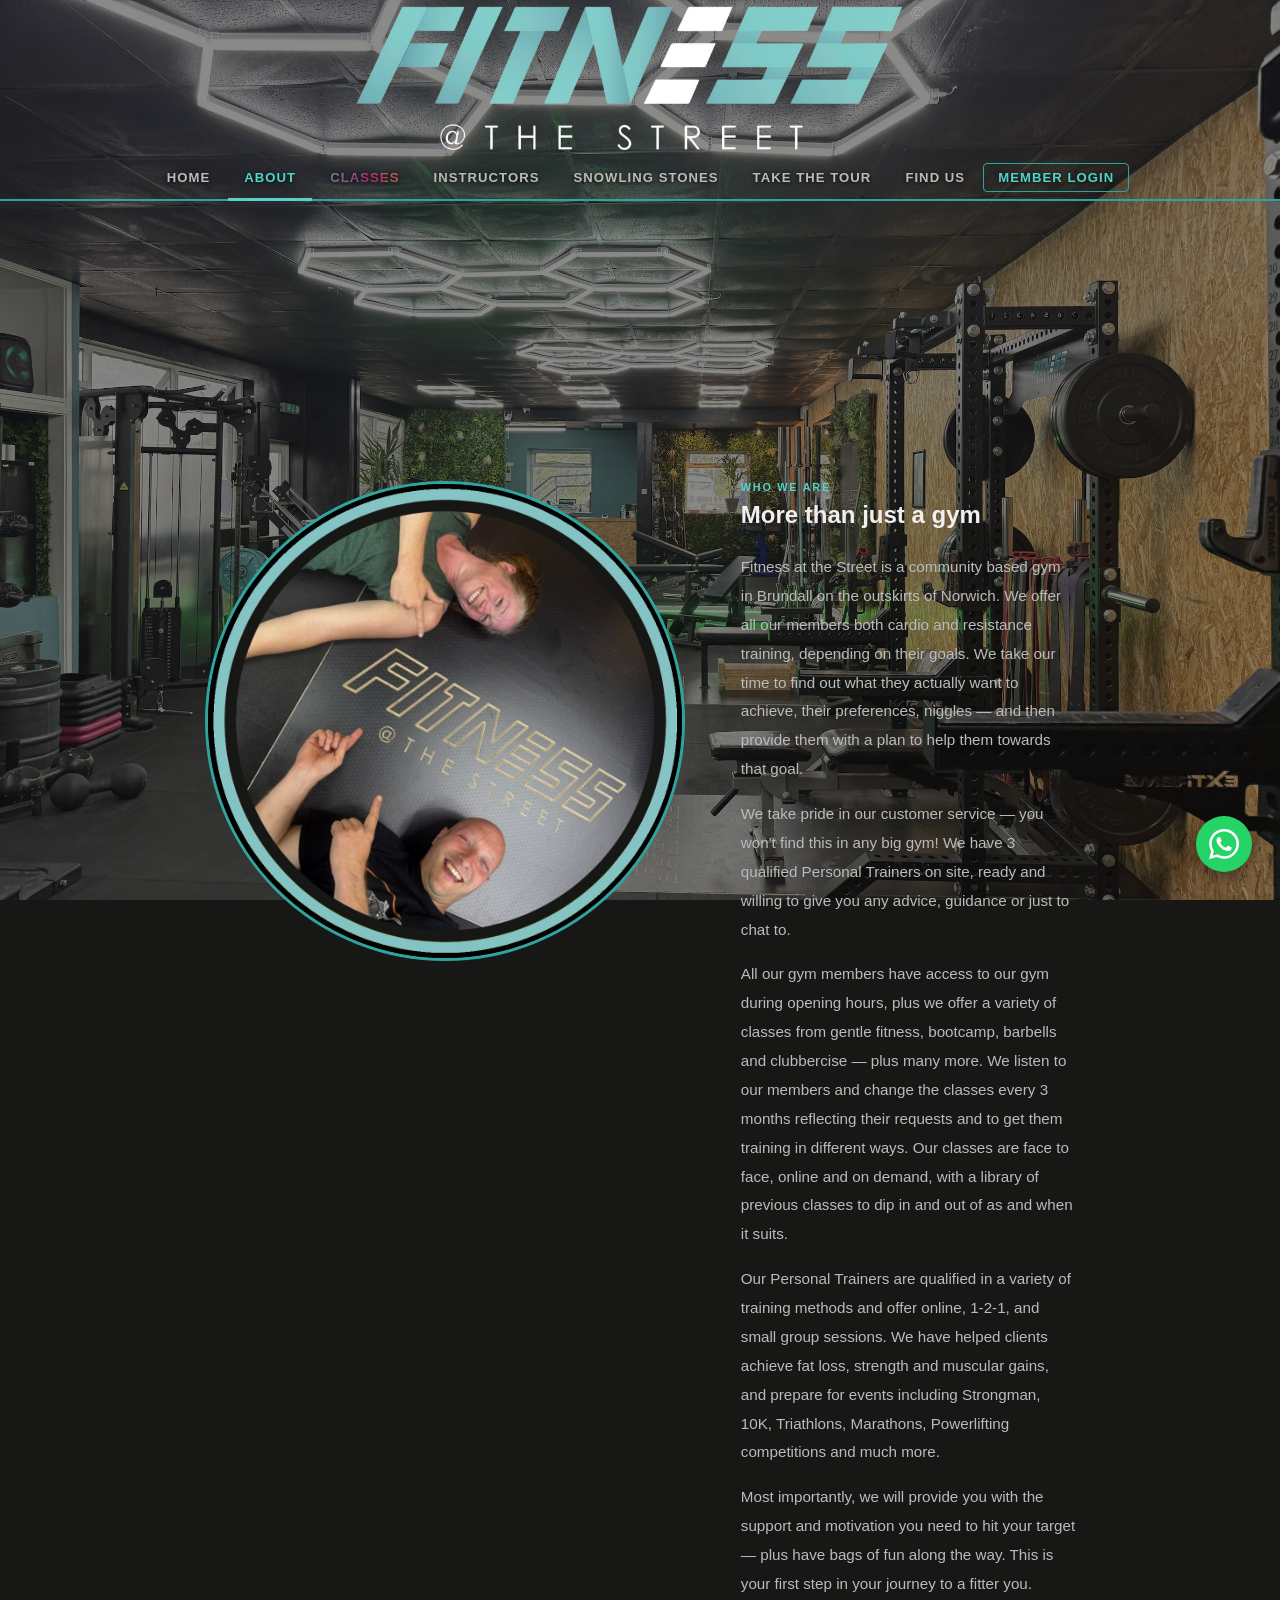
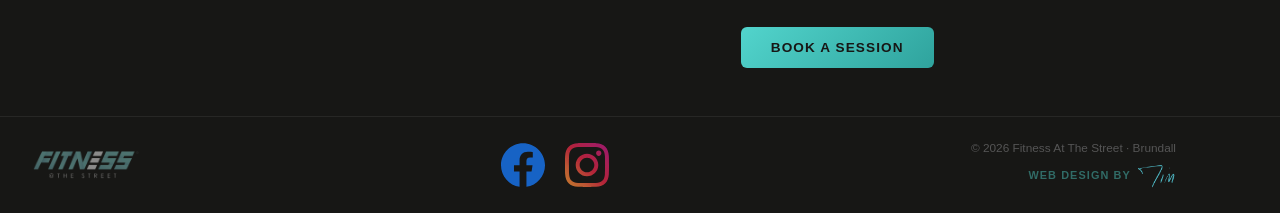
<file: about.html>
<!DOCTYPE html>
<html lang="en-GB">
<head>
  <meta charset="UTF-8">
  <meta name="viewport" content="width=device-width, initial-scale=1.0">
  <title>About — Fitness At The Street</title>
  <link rel="stylesheet" href="styles.css">
  <meta name="description" content="Meet the team at Fitness At The Street, Brundall. Three qualified personal trainers, a welcoming community gym on the outskirts of Norwich.">
  <meta property="og:title" content="About Us — Fitness At The Street">
  <meta property="og:description" content="Meet the team at Fitness At The Street, Brundall. Three qualified personal trainers, a welcoming community gym on the outskirts of Norwich.">
  <meta property="og:image" content="https://fitnessatthestreet.co.uk/FATSOUTSIDE.jpeg">
  <meta property="og:url" content="https://fitnessatthestreet.co.uk/about.html">
  <meta property="og:type" content="website">
  <meta name="twitter:card" content="summary_large_image">
  <style>
    *, *::before, *::after { box-sizing: border-box; margin: 0; padding: 0; }
    :root { --teal: #52D4CC; --teal-dark: #2FA39D; --bg: #171715; --text: #f0f0f0; --muted: #bbb; }
    body { font-family: 'Segoe UI', Arial, sans-serif; background: var(--bg); color: var(--text); overflow-x: hidden; }

    #bg-image { position: fixed; inset: 0; z-index: -2; background: url('Images/about_gym.jpg') center top / cover no-repeat; }
    #bg-overlay { position: fixed; inset: 0; z-index: -1; background: rgba(23,23,21,0.5); pointer-events: none; }
    #header-cover { position: fixed; top: 0; left: 0; right: 0; height: 160px; z-index: 3; overflow: hidden; pointer-events: none; }
    #header-bg { position: absolute; top: 0; left: 0; right: 0; height: 100vh; background: url('Images/about_gym.jpg') center top / cover no-repeat; }
    #header-bg::after { content: ''; position: absolute; inset: 0; background: rgba(23,23,21,0.5); }


    .site-top { position: fixed; top: 0; left: 0; right: 0; z-index: 100; background: transparent; }
    header { padding: 4px 32px 0; display: flex; justify-content: center; }
    header img.logo { width: 48%; max-width: 860px; min-width: 280px; height: auto; display: block; }
    nav { border-bottom: 2px solid var(--teal-dark); padding: 0 16px; display: flex; justify-content: center; flex-wrap: wrap; gap: 2px; margin-top: 2px; }
    nav a { color: var(--muted); text-decoration: none; font-size: 0.82rem; font-weight: 600; letter-spacing: 0.08em; text-transform: uppercase; padding: 12px 16px; border-bottom: 3px solid transparent; margin-bottom: -2px; transition: color 0.2s, border-color 0.2s; white-space: nowrap; text-shadow: 0 1px 4px rgba(0,0,0,0.8); }
    nav a:hover, nav a.active { color: var(--teal); border-bottom-color: var(--teal); }
    nav a.nav-login { color: var(--teal); border: 1px solid var(--teal-dark); border-radius: 4px; margin: 5px 0 7px; padding: 6px 14px; }
    nav a.nav-login:hover { background: rgba(82,212,204,0.1); border-bottom-color: var(--teal-dark); }

    /* AW26 Classes campaign — retro gradient stays visible site-wide
       (not just when Classes is the active page) so it doesn't
       disappear as you browse between pages. */
    nav a[href="classes.html"] {
      background: linear-gradient(90deg, #52D4CC 0%, #ec3ca0 55%, #ffb347 100%);
      -webkit-background-clip: text; background-clip: text; color: transparent;
    }
    nav a[href="classes.html"]:hover { border-bottom-color: #ec3ca0; }
    .nav-overlay a[href="classes.html"] {
      background: linear-gradient(90deg, #8affF5 0%, #ff2e9e 50%, #ffd166 100%);
      -webkit-background-clip: text; background-clip: text; color: transparent;
      text-shadow: 0 0 18px rgba(255,46,158,0.75), 0 0 32px rgba(138,255,245,0.5);
    }

    .page-offset { height: 160px; }

    .bg-section { position: relative; min-height: 100vh; }
    .bg-content { position: relative; z-index: 2; display: flex; flex-direction: column; min-height: 150vh; }

    .content {
      width: 100%;
      padding: 280px 16% 48px;
      display: grid;
      grid-template-columns: 480px 1fr;
      gap: 56px;
      align-items: start;
      flex-shrink: 0;
    }

    @keyframes roll-in {
      from { transform: translateX(-120vw) rotate(-540deg); opacity: 0; }
      to   { transform: translateX(0)      rotate(0deg);    opacity: 1; }
    }

    .team-photo {
      width: 100%;
      aspect-ratio: 1;
      object-fit: cover;
      border-radius: 50%;
      display: block;
      border: 3px solid var(--teal-dark);
      animation: roll-in 1.2s cubic-bezier(0.25, 0.46, 0.45, 0.94) both;
    }

    @media (max-width: 700px) {
      .content { grid-template-columns: 1fr; padding-top: 80px; }
      header img.logo { width: 85%; }
      .team-photo { width: 85%; margin: 0 auto; }
    }

    .section-label { font-size: 0.68rem; font-weight: 700; letter-spacing: 0.16em; text-transform: uppercase; color: var(--teal); margin-bottom: 8px; }
    h2.section-title { font-size: 1.5rem; font-weight: 800; margin-bottom: 24px; }
    .text-col p { color: var(--muted); line-height: 1.9; font-size: 0.95rem; margin-bottom: 16px; }

    .btn { display: inline-block; padding: 13px 30px; border-radius: 6px; font-weight: 700; font-size: 0.85rem; text-decoration: none; text-transform: uppercase; letter-spacing: 0.08em; transition: opacity 0.2s, transform 0.1s; }
    .btn:hover { opacity: 0.88; transform: translateY(-1px); }
    .btn-primary { background: linear-gradient(135deg, var(--teal) 0%, var(--teal-dark) 100%); color: #171715; }
    .cta-row { margin-top: 28px; }

    footer { padding: 24px 32px; display: flex; align-items: center; justify-content: space-between; flex-wrap: wrap; gap: 16px; flex-shrink: 0; border-top: 1px solid rgba(255,255,255,0.07); margin-top: auto; }
    footer img.footer-logo { height: 28px; opacity: 0.5; }
    .footer-social { display: flex; align-items: center; gap: 20px; }
    .footer-social a { display: flex; align-items: center; opacity: 0.8; transition: opacity 0.2s; }
    .footer-social a:hover { opacity: 1; }
    .footer-social svg { width: 44px; height: 44px; }
    footer p { font-size: 0.74rem; color: #555; }
  </style>
</head>
<body>

  <div id="bg-image"></div>
  <div id="bg-overlay"></div>
  <div id="header-cover"><div id="header-bg"></div></div>

  <div class="nav-overlay" id="nav-overlay">
    <button class="nav-close" id="nav-close" aria-label="Close menu">&times;</button>
    <a href="index.html">Home</a>
    <a href="about.html" class="active">About</a>
    <a href="classes.html">Classes</a>
    <a href="instructors.html">Instructors</a>
    <a href="snowling-stones.html">Snowling Stones</a>
    <a href="tour.html">Take The Tour</a>
    <a href="find-us.html">Find Us</a>
    <a href="https://fitnessatthestreet.trainerize.com/app/login" target="_blank">Member Login</a>
  </div>

  <div class="site-top">
    <header><img src="fats3.png" alt="Fitness At The Street" class="logo"></header>
    <nav>
      <a href="index.html">Home</a>
      <a href="about.html" class="active">About</a>
      <a href="classes.html">Classes</a>
      <a href="instructors.html">Instructors</a>
      <a href="snowling-stones.html">Snowling Stones</a>
      <a href="tour.html">Take The Tour</a>
      <a href="find-us.html">Find Us</a>
      <a href="https://fitnessatthestreet.trainerize.com/app/login" target="_blank" class="nav-login">Member Login</a>
    </nav>
    <button class="nav-toggle" id="nav-toggle" aria-label="Open menu"><span></span><span></span><span></span></button>
  </div>

  <div class="page-offset"></div>

  <div class="bg-section">
    <div class="bg-content">

      <div class="content">
        <img src="kimandsteve.jpg" alt="Kim and Steve" class="team-photo">
        <div class="text-col">
          <div class="section-label">Who we are</div>
          <h2 class="section-title">More than just a gym</h2>
          <p>Fitness at the Street is a community based gym in Brundall on the outskirts of Norwich. We offer all our members both cardio and resistance training, depending on their goals. We take our time to find out what they actually want to achieve, their preferences, niggles — and then provide them with a plan to help them towards that goal.</p>
          <p>We take pride in our customer service — you won't find this in any big gym! We have 3 qualified Personal Trainers on site, ready and willing to give you any advice, guidance or just to chat to.</p>
          <p>All our gym members have access to our gym during opening hours, plus we offer a variety of classes from gentle fitness, bootcamp, barbells and clubbercise — plus many more. We listen to our members and change the classes every 3 months reflecting their requests and to get them training in different ways. Our classes are face to face, online and on demand, with a library of previous classes to dip in and out of as and when it suits.</p>
          <p>Our Personal Trainers are qualified in a variety of training methods and offer online, 1-2-1, and small group sessions. We have helped clients achieve fat loss, strength and muscular gains, and prepare for events including Strongman, 10K, Triathlons, Marathons, Powerlifting competitions and much more.</p>
          <p>Most importantly, we will provide you with the support and motivation you need to hit your target — plus have bags of fun along the way. This is your first step in your journey to a fitter you.</p>
          <div class="cta-row">
            <a href="https://www.trainerize.me/profile/fitnessatthestreet" class="btn btn-primary" target="_blank">Book a Session</a>
          </div>
        </div>
      </div>

      <footer>
        <img src="fats3.png" alt="Fitness At The Street" class="footer-logo">
        <div class="footer-social">
          <a href="https://www.facebook.com/fitnessatthestreet/" target="_blank" title="Facebook">
            <svg viewBox="0 0 24 24" xmlns="http://www.w3.org/2000/svg"><path fill="#1877F2" d="M24 12.073c0-6.627-5.373-12-12-12s-12 5.373-12 12c0 5.99 4.388 10.954 10.125 11.854v-8.385H7.078v-3.47h3.047V9.43c0-3.007 1.792-4.669 4.533-4.669 1.312 0 2.686.235 2.686.235v2.953H15.83c-1.491 0-1.956.925-1.956 1.874v2.25h3.328l-.532 3.47h-2.796v8.385C19.612 23.027 24 18.062 24 12.073z"/></svg>
          </a>
          <a href="https://www.instagram.com/fitness_at_the_street/" target="_blank" title="Instagram">
            <svg viewBox="0 0 24 24" xmlns="http://www.w3.org/2000/svg">
              <defs><linearGradient id="ig-a" x1="0%" y1="100%" x2="100%" y2="0%"><stop offset="0%" style="stop-color:#f09433"/><stop offset="25%" style="stop-color:#e6683c"/><stop offset="50%" style="stop-color:#dc2743"/><stop offset="75%" style="stop-color:#cc2366"/><stop offset="100%" style="stop-color:#bc1888"/></linearGradient></defs>
              <path fill="url(#ig-a)" d="M12 2.163c3.204 0 3.584.012 4.85.07 3.252.148 4.771 1.691 4.919 4.919.058 1.265.069 1.645.069 4.849 0 3.205-.012 3.584-.069 4.849-.149 3.225-1.664 4.771-4.919 4.919-1.266.058-1.644.07-4.85.07-3.204 0-3.584-.012-4.849-.07-3.26-.149-4.771-1.699-4.919-4.92-.058-1.265-.07-1.644-.07-4.849 0-3.204.013-3.583.07-4.849.149-3.227 1.664-4.771 4.919-4.919 1.266-.057 1.645-.069 4.849-.069zm0-2.163c-3.259 0-3.667.014-4.947.072-4.358.2-6.78 2.618-6.98 6.98-.059 1.281-.073 1.689-.073 4.948 0 3.259.014 3.668.072 4.948.2 4.358 2.618 6.78 6.98 6.98 1.281.058 1.689.072 4.948.072 3.259 0 3.668-.014 4.948-.072 4.354-.2 6.782-2.618 6.979-6.98.059-1.28.073-1.689.073-4.948 0-3.259-.014-3.667-.072-4.947-.196-4.354-2.617-6.78-6.979-6.98-1.281-.059-1.69-.073-4.949-.073zm0 5.838c-3.403 0-6.162 2.759-6.162 6.162s2.759 6.163 6.162 6.163 6.162-2.759 6.162-6.163c0-3.403-2.759-6.162-6.162-6.162zm0 10.162c-2.209 0-4-1.79-4-4 0-2.209 1.791-4 4-4s4 1.791 4 4c0 2.21-1.791 4-4 4zm6.406-11.845c-.796 0-1.441.645-1.441 1.44s.645 1.44 1.441 1.44c.795 0 1.439-.645 1.439-1.44s-.644-1.44-1.439-1.44z"/>
            </svg>
          </a>
        </div>
        <div class="footer-right">
          <p>&copy; 2026 Fitness At The Street · Brundall</p>
          <div class="footer-madeby"><span>Web design by</span> <img src="Shortsignature.png" alt="signature"></div>
        </div>
      </footer>

    </div>
  </div>

  <script>
    const siteTop = document.querySelector('.site-top');
    const offset  = document.querySelector('.page-offset');
    const headerCover = document.getElementById('header-cover');
    const setOffset = () => { const h = siteTop.offsetHeight; offset.style.height = h + 'px'; headerCover.style.height = h + 'px'; };
    setOffset();
    window.addEventListener('resize', setOffset);
    window.addEventListener('pageshow', () => { setOffset(); if (window.innerWidth <= 768) siteTop.classList.toggle('scrolled', window.scrollY > 60); });

    if (/iPhone|iPad|iPod|Android/i.test(navigator.userAgent)) {
      document.querySelectorAll('.nav-login').forEach(l => l.removeAttribute('target'));
    }

    // Parallax: background drifts at 30% of scroll speed, clamped to image bounds
    let _bgW = 0, _bgH = 0;
    { const i = new Image(); i.onload = () => { _bgW = i.naturalWidth; _bgH = i.naturalHeight; }; i.src = 'Images/about_gym.jpg'; }
    const parallax = () => {
      let pos;
      if (_bgW && _bgH) {
        const scale = Math.max(window.innerWidth / _bgW, window.innerHeight / _bgH);
        const maxShift = Math.max(0, _bgH * scale - window.innerHeight);
        const shift = Math.min(window.scrollY * 0.3, maxShift);
        pos = `-${shift}px`;
      } else {
        pos = `${-window.scrollY * 0.3}px`;
      }
      document.getElementById('bg-image').style.backgroundPositionY = pos;
      document.getElementById('header-bg').style.backgroundPositionY = pos;
    };
    window.addEventListener('scroll', parallax, { passive: true });

    // Mobile nav overlay
    const navToggle = document.getElementById('nav-toggle');
    const navOverlay = document.getElementById('nav-overlay');
    const navClose = document.getElementById('nav-close');
    navToggle.addEventListener('click', () => navOverlay.classList.add('open'));
    navClose.addEventListener('click', () => navOverlay.classList.remove('open'));
    navOverlay.querySelectorAll('a').forEach(a => a.addEventListener('click', () => navOverlay.classList.remove('open')));

    // Logo scrolls away on mobile
    window.addEventListener('scroll', () => {
      if (window.innerWidth <= 768) siteTop.classList.toggle('scrolled', window.scrollY > 60);
    }, { passive: true });
  </script>

  <a href="https://wa.me/447525123286?text=Hi%2C%20I%27d%20like%20to%20find%20out%20more%20about%20Fitness%20at%20the%20Street" class="whatsapp-float" target="_blank" title="Chat on WhatsApp">
    <svg viewBox="0 0 24 24" xmlns="http://www.w3.org/2000/svg"><path fill="#fff" d="M17.472 14.382c-.297-.149-1.758-.867-2.03-.967-.273-.099-.471-.148-.67.15-.197.297-.767.966-.94 1.164-.173.199-.347.223-.644.075-.297-.15-1.255-.463-2.39-1.475-.883-.788-1.48-1.761-1.653-2.059-.173-.297-.018-.458.13-.606.134-.133.298-.347.446-.52.149-.174.198-.298.298-.497.099-.198.05-.371-.025-.52-.075-.149-.669-1.612-.916-2.207-.242-.579-.487-.5-.669-.51-.173-.008-.371-.01-.57-.01-.198 0-.52.074-.792.372-.272.297-1.04 1.016-1.04 2.479 0 1.462 1.065 2.875 1.213 3.074.149.198 2.096 3.2 5.077 4.487.709.306 1.262.489 1.694.625.712.227 1.36.195 1.871.118.571-.085 1.758-.719 2.006-1.413.248-.694.248-1.289.173-1.413-.074-.124-.272-.198-.57-.347m-5.421 7.403h-.004a9.87 9.87 0 01-5.031-1.378l-.361-.214-3.741.982.998-3.648-.235-.374a9.86 9.86 0 01-1.51-5.26c.001-5.45 4.436-9.884 9.888-9.884 2.64 0 5.122 1.03 6.988 2.898a9.825 9.825 0 012.893 6.994c-.003 5.45-4.437 9.884-9.885 9.884m8.413-18.297A11.815 11.815 0 0012.05 0C5.495 0 .16 5.335.157 11.892c0 2.096.547 4.142 1.588 5.945L.057 24l6.305-1.654a11.882 11.882 0 005.683 1.448h.005c6.554 0 11.89-5.335 11.893-11.893a11.821 11.821 0 00-3.48-8.413z"/></svg>
  </a>
</body>
</html>
</file>
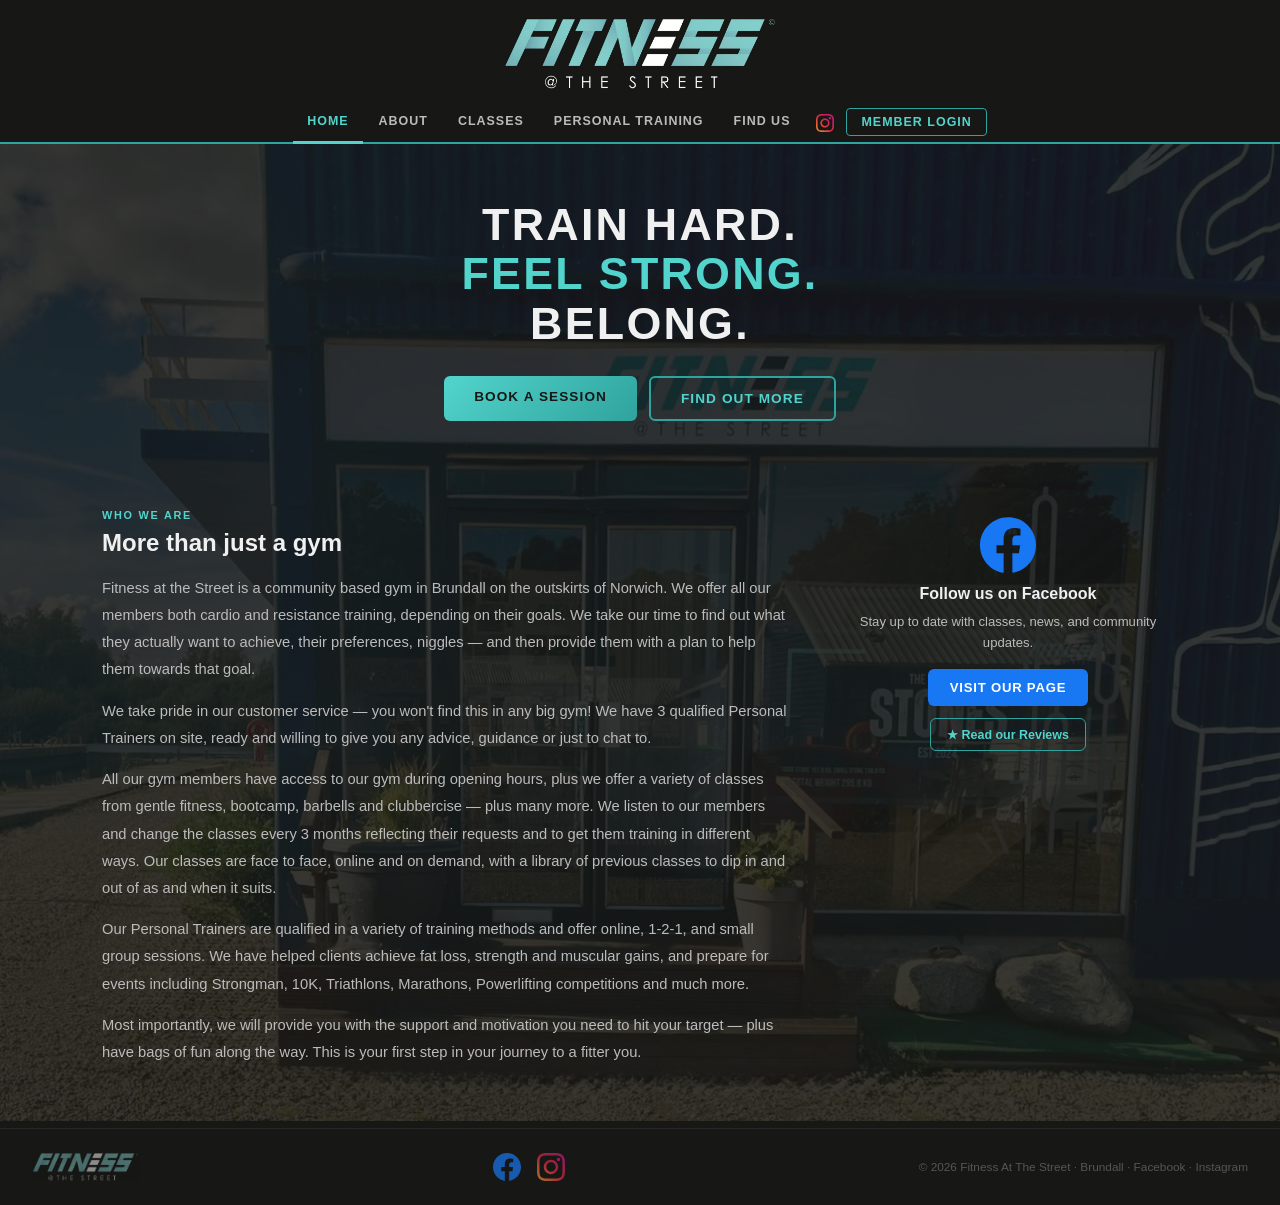
<file: facebook-embed-test.html>
<!DOCTYPE html>
<html lang="en-GB">
<head>
  <meta charset="UTF-8">
  <meta name="viewport" content="width=device-width, initial-scale=1.0">
  <title>Fitness At The Street</title>
  <style>
    *, *::before, *::after { box-sizing: border-box; margin: 0; padding: 0; }

    :root {
      --teal:      #52D4CC;
      --teal-dark: #2FA39D;
      --bg:        #171715;
      --text:      #f0f0f0;
      --muted:     #bbb;
    }

    body {
      font-family: 'Segoe UI', Arial, sans-serif;
      background: var(--bg);
      color: var(--text);
    }

    /* ── Fixed header ── */
    .site-top {
      position: fixed;
      top: 0; left: 0; right: 0;
      z-index: 100;
      background: #171715;
    }

    header {
      padding: 18px 32px 0;
      display: flex;
      justify-content: center;
    }

    header img.logo {
      height: 72px;
      width: auto;
      display: block;
    }

    nav {
      border-bottom: 2px solid var(--teal-dark);
      padding: 0 16px;
      display: flex;
      justify-content: center;
      flex-wrap: wrap;
      gap: 2px;
      margin-top: 14px;
    }

    nav a {
      color: var(--muted);
      text-decoration: none;
      font-size: 0.78rem;
      font-weight: 600;
      letter-spacing: 0.08em;
      text-transform: uppercase;
      padding: 10px 14px;
      border-bottom: 3px solid transparent;
      margin-bottom: -2px;
      transition: color 0.2s, border-color 0.2s;
      white-space: nowrap;
    }

    nav a:hover, nav a.active { color: var(--teal); border-bottom-color: var(--teal); }

    nav a.nav-login {
      color: var(--teal);
      border: 1px solid var(--teal-dark);
      border-bottom: 1px solid var(--teal-dark);
      border-radius: 4px;
      margin: 4px 0 6px;
      padding: 6px 14px;
    }
    nav a.nav-login:hover { background: rgba(82,212,204,0.1); border-bottom-color: var(--teal-dark); }

    nav a.nav-ig {
      display: flex;
      align-items: center;
      padding: 6px 10px;
      border-bottom: 3px solid transparent;
      margin-bottom: -2px;
    }

    /* ── Offset for fixed header ── */
    .page-offset { height: 132px; }

    /* ── Background image ── */
    .bg-section { position: relative; }

    .bg-section img.bg-img {
      width: 100%;
      display: block;
      opacity: 0.3;
    }

    .bg-section::before {
      content: '';
      position: absolute;
      inset: 0;
      background: rgba(23,23,21,0.52);
      pointer-events: none;
      z-index: 1;
    }

    .bg-content {
      position: absolute;
      inset: 0;
      z-index: 2;
      display: flex;
      flex-direction: column;
    }

    /* ── Hero ── */
    .hero {
      padding: 56px 32px 40px;
      text-align: center;
      flex-shrink: 0;
    }

    .hero h1 {
      font-size: 2.8rem;
      font-weight: 900;
      text-transform: uppercase;
      letter-spacing: 0.05em;
      line-height: 1.1;
    }

    .hero h1 em { font-style: normal; color: var(--teal); }

    .hero .cta-row {
      margin-top: 28px;
      display: flex;
      justify-content: center;
      gap: 12px;
      flex-wrap: wrap;
    }

    .btn {
      display: inline-block;
      padding: 13px 30px;
      border-radius: 6px;
      font-weight: 700;
      font-size: 0.85rem;
      text-decoration: none;
      text-transform: uppercase;
      letter-spacing: 0.08em;
      transition: opacity 0.2s, transform 0.1s;
    }
    .btn:hover { opacity: 0.88; transform: translateY(-1px); }
    .btn-primary { background: linear-gradient(135deg, var(--teal) 0%, var(--teal-dark) 100%); color: #171715; }
    .btn-outline  { border: 2px solid var(--teal-dark); color: var(--teal); }

    /* ── Main two-column layout ── */
    .main {
      max-width: 1140px;
      width: 100%;
      margin: 48px auto;
      padding: 0 32px;
      display: grid;
      grid-template-columns: 1fr 340px;
      gap: 48px;
      align-items: start;
      flex-shrink: 0;
    }

    @media (max-width: 800px) {
      .main { grid-template-columns: 1fr; }
      header img.logo { height: 52px; }
    }

    /* ── About ── */
    .section-label {
      font-size: 0.68rem;
      font-weight: 700;
      letter-spacing: 0.16em;
      text-transform: uppercase;
      color: var(--teal);
      margin-bottom: 8px;
    }

    h2.section-title {
      font-size: 1.5rem;
      font-weight: 800;
      margin-bottom: 18px;
    }

    .about p {
      color: var(--muted);
      line-height: 1.85;
      font-size: 0.92rem;
      margin-bottom: 14px;
    }

    /* ── Right column: Facebook ── */
    .fb-float {
      text-align: center;
      padding-top: 8px;
    }

    .fb-float svg { width: 56px; height: 56px; margin-bottom: 12px; display: block; margin-left: auto; margin-right: auto; }
    .fb-float h3  { font-size: 1rem; font-weight: 700; margin-bottom: 8px; }
    .fb-float p   { color: var(--muted); font-size: 0.82rem; line-height: 1.6; margin-bottom: 16px; }

    .btn-facebook {
      display: inline-flex;
      align-items: center;
      gap: 8px;
      background: #1877f2;
      color: #fff;
      padding: 11px 22px;
      border-radius: 6px;
      font-weight: 700;
      font-size: 0.82rem;
      text-decoration: none;
      text-transform: uppercase;
      letter-spacing: 0.06em;
      transition: opacity 0.2s;
    }
    .btn-facebook:hover { opacity: 0.85; }

    .reviews-link {
      display: inline-block;
      margin-top: 12px;
      color: var(--teal);
      text-decoration: none;
      font-size: 0.78rem;
      font-weight: 600;
      border: 1px solid var(--teal-dark);
      border-radius: 6px;
      padding: 8px 16px;
      transition: background 0.2s;
    }
    .reviews-link:hover { background: rgba(82,212,204,0.1); }

    /* ── Footer ── */
    footer {
      padding: 24px 32px;
      display: flex;
      align-items: center;
      justify-content: space-between;
      flex-wrap: wrap;
      gap: 16px;
      flex-shrink: 0;
      border-top: 1px solid rgba(255,255,255,0.07);
      margin-top: auto;
    }

    footer img.footer-logo { height: 28px; opacity: 0.5; }

    .footer-social {
      display: flex;
      align-items: center;
      gap: 16px;
    }

    .footer-social a { display: flex; align-items: center; opacity: 0.7; transition: opacity 0.2s; }
    .footer-social a:hover { opacity: 1; }
    .footer-social svg { width: 28px; height: 28px; }

    footer p { font-size: 0.74rem; color: #555; }
    footer a.footer-text { color: #555; text-decoration: none; }
    footer a.footer-text:hover { color: var(--teal); }
  </style>
</head>
<body>

  <!-- Fixed header + nav -->
  <div class="site-top">
    <header>
      <img src="FATS2.jpg" alt="Fitness At The Street" class="logo">
    </header>
    <nav>
      <a href="#" class="active">Home</a>
      <a href="#about">About</a>
      <a href="#">Classes</a>
      <a href="https://www.trainerize.me/profile/fitnessatthestreet/Stephen.Snowling?utm_source=ig&utm_medium=social&utm_content=link_in_bio" target="_blank">Personal Training</a>
      <a href="https://www.google.com/maps/place/Fitness+at+The+Street/@52.6196817,1.4341215,17z" target="_blank">Find Us</a>
      <a href="https://www.instagram.com/fitness_at_the_street/" target="_blank" class="nav-ig" title="Instagram">
        <svg width="18" height="18" viewBox="0 0 24 24" xmlns="http://www.w3.org/2000/svg">
          <defs>
            <linearGradient id="ig-nav" x1="0%" y1="100%" x2="100%" y2="0%">
              <stop offset="0%" style="stop-color:#f09433"/>
              <stop offset="50%" style="stop-color:#dc2743"/>
              <stop offset="100%" style="stop-color:#bc1888"/>
            </linearGradient>
          </defs>
          <path fill="url(#ig-nav)" d="M12 2.163c3.204 0 3.584.012 4.85.07 3.252.148 4.771 1.691 4.919 4.919.058 1.265.069 1.645.069 4.849 0 3.205-.012 3.584-.069 4.849-.149 3.225-1.664 4.771-4.919 4.919-1.266.058-1.644.07-4.85.07-3.204 0-3.584-.012-4.849-.07-3.26-.149-4.771-1.699-4.919-4.92-.058-1.265-.07-1.644-.07-4.849 0-3.204.013-3.583.07-4.849.149-3.227 1.664-4.771 4.919-4.919 1.266-.057 1.645-.069 4.849-.069zm0-2.163c-3.259 0-3.667.014-4.947.072-4.358.2-6.78 2.618-6.98 6.98-.059 1.281-.073 1.689-.073 4.948 0 3.259.014 3.668.072 4.948.2 4.358 2.618 6.78 6.98 6.98 1.281.058 1.689.072 4.948.072 3.259 0 3.668-.014 4.948-.072 4.354-.2 6.782-2.618 6.979-6.98.059-1.28.073-1.689.073-4.948 0-3.259-.014-3.667-.072-4.947-.196-4.354-2.617-6.78-6.979-6.98-1.281-.059-1.69-.073-4.949-.073zm0 5.838c-3.403 0-6.162 2.759-6.162 6.162s2.759 6.163 6.162 6.163 6.162-2.759 6.162-6.163c0-3.403-2.759-6.162-6.162-6.162zm0 10.162c-2.209 0-4-1.79-4-4 0-2.209 1.791-4 4-4s4 1.791 4 4c0 2.21-1.791 4-4 4zm6.406-11.845c-.796 0-1.441.645-1.441 1.44s.645 1.44 1.441 1.44c.795 0 1.439-.645 1.439-1.44s-.644-1.44-1.439-1.44z"/>
        </svg>
      </a>
      <a href="https://fitnessatthestreet.trainerize.com/app/login" target="_blank" class="nav-login">Member Login</a>
    </nav>
  </div>

  <!-- Spacer -->
  <div class="page-offset"></div>

  <!-- Full-width background image -->
  <div class="bg-section">
    <img src="FATSOUTSIDE.jpeg" alt="" class="bg-img">

    <div class="bg-content">

      <!-- Hero -->
      <section class="hero">
        <h1>Train Hard.<br><em>Feel Strong.</em><br>Belong.</h1>
        <div class="cta-row">
          <a href="https://www.trainerize.me/profile/fitnessatthestreet/Stephen.Snowling?utm_source=ig&utm_medium=social&utm_content=link_in_bio" class="btn btn-primary" target="_blank">Book a Session</a>
          <a href="#about" class="btn btn-outline">Find Out More</a>
        </div>
      </section>

      <!-- Two-column main -->
      <div class="main" id="about">

        <!-- Left: About -->
        <div class="about">
          <div class="section-label">Who we are</div>
          <h2 class="section-title">More than just a gym</h2>
          <p>Fitness at the Street is a community based gym in Brundall on the outskirts of Norwich. We offer all our members both cardio and resistance training, depending on their goals. We take our time to find out what they actually want to achieve, their preferences, niggles — and then provide them with a plan to help them towards that goal.</p>
          <p>We take pride in our customer service — you won't find this in any big gym! We have 3 qualified Personal Trainers on site, ready and willing to give you any advice, guidance or just to chat to.</p>
          <p>All our gym members have access to our gym during opening hours, plus we offer a variety of classes from gentle fitness, bootcamp, barbells and clubbercise — plus many more. We listen to our members and change the classes every 3 months reflecting their requests and to get them training in different ways. Our classes are face to face, online and on demand, with a library of previous classes to dip in and out of as and when it suits.</p>
          <p>Our Personal Trainers are qualified in a variety of training methods and offer online, 1-2-1, and small group sessions. We have helped clients achieve fat loss, strength and muscular gains, and prepare for events including Strongman, 10K, Triathlons, Marathons, Powerlifting competitions and much more.</p>
          <p>Most importantly, we will provide you with the support and motivation you need to hit your target — plus have bags of fun along the way. This is your first step in your journey to a fitter you.</p>
        </div>

        <!-- Right: Facebook -->
        <div class="fb-float">
          <svg viewBox="0 0 24 24" xmlns="http://www.w3.org/2000/svg">
            <path fill="#1877F2" d="M24 12.073c0-6.627-5.373-12-12-12s-12 5.373-12 12c0 5.99 4.388 10.954 10.125 11.854v-8.385H7.078v-3.47h3.047V9.43c0-3.007 1.792-4.669 4.533-4.669 1.312 0 2.686.235 2.686.235v2.953H15.83c-1.491 0-1.956.925-1.956 1.874v2.25h3.328l-.532 3.47h-2.796v8.385C19.612 23.027 24 18.062 24 12.073z"/>
          </svg>
          <h3>Follow us on Facebook</h3>
          <p>Stay up to date with classes, news, and community updates.</p>
          <a href="https://www.facebook.com/fitnessatthestreet/" class="btn-facebook" target="_blank">Visit our Page</a>
          <br>
          <a href="https://www.facebook.com/fitnessatthestreet/reviews" class="reviews-link" target="_blank">★ Read our Reviews</a>
        </div>

      </div>

      <!-- Footer -->
      <footer>
        <img src="FATS2.jpg" alt="Fitness At The Street" class="footer-logo">
        <div class="footer-social">
          <!-- Facebook -->
          <a href="https://www.facebook.com/fitnessatthestreet/" target="_blank" title="Facebook">
            <svg viewBox="0 0 24 24" xmlns="http://www.w3.org/2000/svg">
              <path fill="#1877F2" d="M24 12.073c0-6.627-5.373-12-12-12s-12 5.373-12 12c0 5.99 4.388 10.954 10.125 11.854v-8.385H7.078v-3.47h3.047V9.43c0-3.007 1.792-4.669 4.533-4.669 1.312 0 2.686.235 2.686.235v2.953H15.83c-1.491 0-1.956.925-1.956 1.874v2.25h3.328l-.532 3.47h-2.796v8.385C19.612 23.027 24 18.062 24 12.073z"/>
            </svg>
          </a>
          <!-- Instagram -->
          <a href="https://www.instagram.com/fitness_at_the_street/" target="_blank" title="Instagram">
            <svg viewBox="0 0 24 24" xmlns="http://www.w3.org/2000/svg">
              <defs>
                <linearGradient id="ig-footer" x1="0%" y1="100%" x2="100%" y2="0%">
                  <stop offset="0%" style="stop-color:#f09433"/>
                  <stop offset="25%" style="stop-color:#e6683c"/>
                  <stop offset="50%" style="stop-color:#dc2743"/>
                  <stop offset="75%" style="stop-color:#cc2366"/>
                  <stop offset="100%" style="stop-color:#bc1888"/>
                </linearGradient>
              </defs>
              <path fill="url(#ig-footer)" d="M12 2.163c3.204 0 3.584.012 4.85.07 3.252.148 4.771 1.691 4.919 4.919.058 1.265.069 1.645.069 4.849 0 3.205-.012 3.584-.069 4.849-.149 3.225-1.664 4.771-4.919 4.919-1.266.058-1.644.07-4.85.07-3.204 0-3.584-.012-4.849-.07-3.26-.149-4.771-1.699-4.919-4.92-.058-1.265-.07-1.644-.07-4.849 0-3.204.013-3.583.07-4.849.149-3.227 1.664-4.771 4.919-4.919 1.266-.057 1.645-.069 4.849-.069zm0-2.163c-3.259 0-3.667.014-4.947.072-4.358.2-6.78 2.618-6.98 6.98-.059 1.281-.073 1.689-.073 4.948 0 3.259.014 3.668.072 4.948.2 4.358 2.618 6.78 6.98 6.98 1.281.058 1.689.072 4.948.072 3.259 0 3.668-.014 4.948-.072 4.354-.2 6.782-2.618 6.979-6.98.059-1.28.073-1.689.073-4.948 0-3.259-.014-3.667-.072-4.947-.196-4.354-2.617-6.78-6.979-6.98-1.281-.059-1.69-.073-4.949-.073zm0 5.838c-3.403 0-6.162 2.759-6.162 6.162s2.759 6.163 6.162 6.163 6.162-2.759 6.162-6.163c0-3.403-2.759-6.162-6.162-6.162zm0 10.162c-2.209 0-4-1.79-4-4 0-2.209 1.791-4 4-4s4 1.791 4 4c0 2.21-1.791 4-4 4zm6.406-11.845c-.796 0-1.441.645-1.441 1.44s.645 1.44 1.441 1.44c.795 0 1.439-.645 1.439-1.44s-.644-1.44-1.439-1.44z"/>
            </svg>
          </a>
        </div>
        <p>&copy; 2026 Fitness At The Street · Brundall · <a href="https://www.facebook.com/fitnessatthestreet/" class="footer-text" target="_blank">Facebook</a> · <a href="https://www.instagram.com/fitness_at_the_street/" class="footer-text" target="_blank">Instagram</a></p>
      </footer>

    </div><!-- end bg-content -->
  </div><!-- end bg-section -->

  <script>
    const siteTop = document.querySelector('.site-top');
    const offset  = document.querySelector('.page-offset');
    const setOffset = () => offset.style.height = siteTop.offsetHeight + 'px';
    setOffset();
    window.addEventListener('resize', setOffset);
  </script>

</body>
</html>
</file>
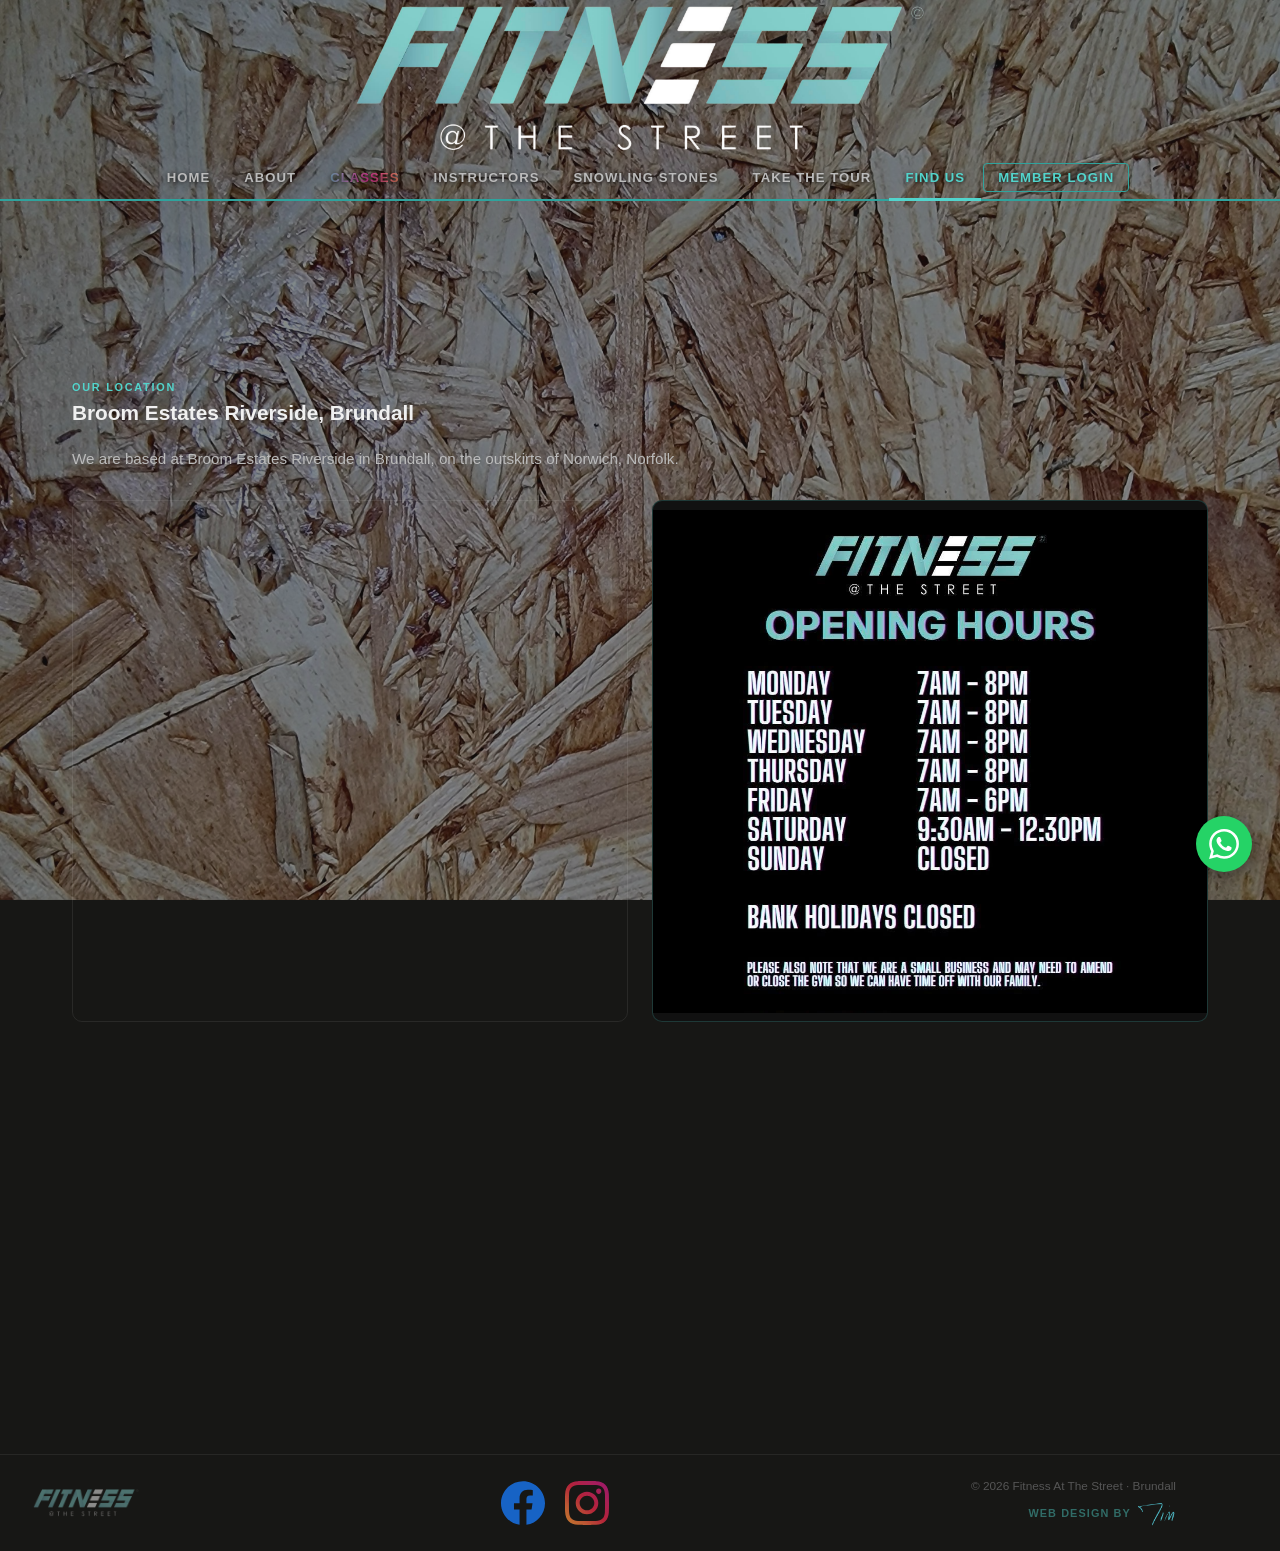
<file: find-us.html>
<!DOCTYPE html>
<html lang="en-GB">
<head>
  <meta charset="UTF-8">
  <meta name="viewport" content="width=device-width, initial-scale=1.0">
  <title>Find Us — Fitness At The Street</title>
  <link rel="stylesheet" href="styles.css">
  <meta name="description" content="Find Fitness At The Street at Broom Estates Riverside, Brundall, Norwich. Open Mon–Thu 7am–8pm, Fri 7am–6pm, Sat 9:30am–12:30pm. Closed Sundays and bank holidays.">
  <meta property="og:title" content="Find Us — Fitness At The Street, Brundall">
  <meta property="og:description" content="Broom Estates Riverside, Brundall, Norwich. Open Mon–Thu 7am–8pm, Fri 7am–6pm, Sat 9:30am–12:30pm.">
  <meta property="og:image" content="https://fitnessatthestreet.co.uk/FATSOUTSIDE.jpeg">
  <meta property="og:url" content="https://fitnessatthestreet.co.uk/find-us.html">
  <meta property="og:type" content="website">
  <meta name="twitter:card" content="summary_large_image">
  <style>
    *, *::before, *::after { box-sizing: border-box; margin: 0; padding: 0; }
    :root { --teal: #52D4CC; --teal-dark: #2FA39D; --bg: #171715; --text: #f0f0f0; --muted: #bbb; }
    body { font-family: 'Segoe UI', Arial, sans-serif; background: var(--bg); color: var(--text); overflow-x: hidden; }
    #bg-image { position: fixed; inset: 0; z-index: -2; background: url('Images/wood.jpg') center top / cover no-repeat; }
    #bg-overlay { position: fixed; inset: 0; z-index: -1; background: rgba(23,23,21,0.5); pointer-events: none; }
    #header-cover { position: fixed; top: 0; left: 0; right: 0; height: 160px; z-index: 3; overflow: hidden; pointer-events: none; }
    #header-bg { position: absolute; top: 0; left: 0; right: 0; height: 100vh; background: url('Images/wood.jpg') center top / cover no-repeat; }
    #header-bg::after { content: ''; position: absolute; inset: 0; background: rgba(23,23,21,0.5); }


    .site-top { position: fixed; top: 0; left: 0; right: 0; z-index: 100; background: transparent; }
    header { padding: 4px 32px 0; display: flex; justify-content: center; }
    header img.logo { width: 48%; max-width: 860px; min-width: 280px; height: auto; display: block; }
    nav { border-bottom: 2px solid var(--teal-dark); padding: 0 16px; display: flex; justify-content: center; flex-wrap: wrap; gap: 2px; margin-top: 2px; }
    nav a { color: var(--muted); text-decoration: none; font-size: 0.82rem; font-weight: 600; letter-spacing: 0.08em; text-transform: uppercase; padding: 12px 16px; border-bottom: 3px solid transparent; margin-bottom: -2px; transition: color 0.2s, border-color 0.2s; white-space: nowrap; text-shadow: 0 1px 4px rgba(0,0,0,0.8); }
    nav a:hover, nav a.active { color: var(--teal); border-bottom-color: var(--teal); }
    nav a.nav-login { color: var(--teal); border: 1px solid var(--teal-dark); border-radius: 4px; margin: 5px 0 7px; padding: 6px 14px; }
    nav a.nav-login:hover { background: rgba(82,212,204,0.1); border-bottom-color: var(--teal-dark); }

    /* AW26 Classes campaign — retro gradient stays visible site-wide
       (not just when Classes is the active page) so it doesn't
       disappear as you browse between pages. */
    nav a[href="classes.html"] {
      background: linear-gradient(90deg, #52D4CC 0%, #ec3ca0 55%, #ffb347 100%);
      -webkit-background-clip: text; background-clip: text; color: transparent;
    }
    nav a[href="classes.html"]:hover { border-bottom-color: #ec3ca0; }
    .nav-overlay a[href="classes.html"] {
      background: linear-gradient(90deg, #8affF5 0%, #ff2e9e 50%, #ffd166 100%);
      -webkit-background-clip: text; background-clip: text; color: transparent;
      text-shadow: 0 0 18px rgba(255,46,158,0.75), 0 0 32px rgba(138,255,245,0.5);
    }

    .page-offset { height: 160px; }

    .bg-section { position: relative; min-height: 100vh; }
    .bg-content { position: relative; z-index: 2; display: flex; flex-direction: column; min-height: 150vh; }

    .page-hero { padding: 180px 32px 32px; text-align: center; flex-shrink: 0; }
    .page-hero h1 { font-size: 2.2rem; font-weight: 900; text-transform: uppercase; letter-spacing: 0.05em; }
    .page-hero h1 em { font-style: normal; color: var(--teal); }

    .content { max-width: 1200px; width: 100%; margin: 0 auto; padding: 180px 32px 48px; flex-shrink: 0; }
    .section-label { font-size: 0.68rem; font-weight: 700; letter-spacing: 0.16em; text-transform: uppercase; color: var(--teal); margin-bottom: 8px; }
    h2.section-title { font-size: 1.3rem; font-weight: 800; margin-bottom: 20px; }

    .address-block { margin-bottom: 28px; }
    .address-block p { color: var(--muted); font-size: 0.95rem; line-height: 1.8; }

    .location-grid { display: grid; grid-template-columns: 3fr 3fr; gap: 24px; align-items: stretch; }

    .map-wrapper { border-radius: 10px; overflow: hidden; border: 1px solid rgba(255,255,255,0.08); }
    .map-wrapper iframe { display: block; width: 100%; height: 520px; border: 0; }

    .hours-wrapper { border-radius: 10px; overflow: hidden; border: 1px solid rgba(82,212,204,0.2); background: #111; }
    .hours-wrapper img { display: block; width: 100%; height: 100%; object-fit: contain; }

    @media (max-width: 700px) {
      .location-grid { grid-template-columns: 1fr; }
      .map-wrapper { order: 2; }
      .hours-wrapper { order: 1; }
      .map-wrapper iframe { height: 400px; }
    }

    footer { padding: 24px 32px; display: flex; align-items: center; justify-content: space-between; flex-wrap: wrap; gap: 16px; flex-shrink: 0; border-top: 1px solid rgba(255,255,255,0.07); margin-top: auto; }
    footer img.footer-logo { height: 28px; opacity: 0.5; }
    .footer-social { display: flex; align-items: center; gap: 20px; }
    .footer-social a { display: flex; align-items: center; opacity: 0.8; transition: opacity 0.2s; }
    .footer-social a:hover { opacity: 1; }
    .footer-social svg { width: 44px; height: 44px; }
    footer p { font-size: 0.74rem; color: #555; }
    footer a.footer-text { color: #555; text-decoration: none; }
    footer a.footer-text:hover { color: var(--teal); }
  </style>
</head>
<body>

  <div id="bg-image"></div>
  <div id="bg-overlay"></div>
  <div id="header-cover"><div id="header-bg"></div></div>

  <div class="nav-overlay" id="nav-overlay">
    <button class="nav-close" id="nav-close" aria-label="Close menu">&times;</button>
    <a href="index.html">Home</a>
    <a href="about.html">About</a>
    <a href="classes.html">Classes</a>
    <a href="instructors.html">Instructors</a>
    <a href="snowling-stones.html">Snowling Stones</a>
    <a href="tour.html">Take The Tour</a>
    <a href="find-us.html" class="active">Find Us</a>
    <a href="https://fitnessatthestreet.trainerize.com/app/login" target="_blank">Member Login</a>
  </div>

  <div class="site-top">
    <header><img src="fats3.png" alt="Fitness At The Street" class="logo"></header>
    <nav>
      <a href="index.html">Home</a>
      <a href="about.html">About</a>
      <a href="classes.html">Classes</a>
      <a href="instructors.html">Instructors</a>
      <a href="snowling-stones.html">Snowling Stones</a>
      <a href="tour.html">Take The Tour</a>
      <a href="find-us.html" class="active">Find Us</a>
      <a href="https://fitnessatthestreet.trainerize.com/app/login" target="_blank" class="nav-login">Member Login</a>
    </nav>
    <button class="nav-toggle" id="nav-toggle" aria-label="Open menu"><span></span><span></span><span></span></button>
  </div>

  <div class="page-offset"></div>

  <div class="bg-section">
    <div class="bg-content">

      <div class="content">
        <div class="section-label">Our location</div>
        <h2 class="section-title">Broom Estates Riverside, Brundall</h2>
        <div class="address-block">
          <p>We are based at Broom Estates Riverside in Brundall, on the outskirts of Norwich, Norfolk.</p>
        </div>
        <div class="location-grid">
          <div class="map-wrapper">
            <iframe src="https://www.google.com/maps/embed?pb=!1m18!1m12!1m3!1d2422.2303276310186!2d1.4341215414380597!3d52.61968172896041!2m3!1f0!2f0!3f0!3m2!1i1024!2i768!4f13.1!3m3!1m2!1s0x47d9fc62501d1f27%3A0x9609df7366532000!2sFitness%20at%20The%20Street!5e0!3m2!1sen!2suk!4v1775055568883!5m2!1sen!2suk" allowfullscreen="" loading="lazy" referrerpolicy="no-referrer-when-downgrade"></iframe>
          </div>
          <div class="hours-wrapper">
            <img src="Images/opening/openinghours.jpg" alt="Opening Hours">
          </div>
        </div>
      </div>

      <footer>
        <img src="fats3.png" alt="Fitness At The Street" class="footer-logo">
        <div class="footer-social">
          <a href="https://www.facebook.com/fitnessatthestreet/" target="_blank" title="Facebook">
            <svg viewBox="0 0 24 24" xmlns="http://www.w3.org/2000/svg"><path fill="#1877F2" d="M24 12.073c0-6.627-5.373-12-12-12s-12 5.373-12 12c0 5.99 4.388 10.954 10.125 11.854v-8.385H7.078v-3.47h3.047V9.43c0-3.007 1.792-4.669 4.533-4.669 1.312 0 2.686.235 2.686.235v2.953H15.83c-1.491 0-1.956.925-1.956 1.874v2.25h3.328l-.532 3.47h-2.796v8.385C19.612 23.027 24 18.062 24 12.073z"/></svg>
          </a>
          <a href="https://www.instagram.com/fitness_at_the_street/" target="_blank" title="Instagram">
            <svg viewBox="0 0 24 24" xmlns="http://www.w3.org/2000/svg">
              <defs><linearGradient id="ig-fu" x1="0%" y1="100%" x2="100%" y2="0%"><stop offset="0%" style="stop-color:#f09433"/><stop offset="25%" style="stop-color:#e6683c"/><stop offset="50%" style="stop-color:#dc2743"/><stop offset="75%" style="stop-color:#cc2366"/><stop offset="100%" style="stop-color:#bc1888"/></linearGradient></defs>
              <path fill="url(#ig-fu)" d="M12 2.163c3.204 0 3.584.012 4.85.07 3.252.148 4.771 1.691 4.919 4.919.058 1.265.069 1.645.069 4.849 0 3.205-.012 3.584-.069 4.849-.149 3.225-1.664 4.771-4.919 4.919-1.266.058-1.644.07-4.85.07-3.204 0-3.584-.012-4.849-.07-3.26-.149-4.771-1.699-4.919-4.92-.058-1.265-.07-1.644-.07-4.849 0-3.204.013-3.583.07-4.849.149-3.227 1.664-4.771 4.919-4.919 1.266-.057 1.645-.069 4.849-.069zm0-2.163c-3.259 0-3.667.014-4.947.072-4.358.2-6.78 2.618-6.98 6.98-.059 1.281-.073 1.689-.073 4.948 0 3.259.014 3.668.072 4.948.2 4.358 2.618 6.78 6.98 6.98 1.281.058 1.689.072 4.948.072 3.259 0 3.668-.014 4.948-.072 4.354-.2 6.782-2.618 6.979-6.98.059-1.28.073-1.689.073-4.948 0-3.259-.014-3.667-.072-4.947-.196-4.354-2.617-6.78-6.979-6.98-1.281-.059-1.69-.073-4.949-.073zm0 5.838c-3.403 0-6.162 2.759-6.162 6.162s2.759 6.163 6.162 6.163 6.162-2.759 6.162-6.163c0-3.403-2.759-6.162-6.162-6.162zm0 10.162c-2.209 0-4-1.79-4-4 0-2.209 1.791-4 4-4s4 1.791 4 4c0 2.21-1.791 4-4 4zm6.406-11.845c-.796 0-1.441.645-1.441 1.44s.645 1.44 1.441 1.44c.795 0 1.439-.645 1.439-1.44s-.644-1.44-1.439-1.44z"/>
            </svg>
          </a>
        </div>
        <div class="footer-right">
          <p>&copy; 2026 Fitness At The Street · Brundall</p>
          <div class="footer-madeby"><span>Web design by</span> <img src="Shortsignature.png" alt="signature"></div>
        </div>
      </footer>

    </div>
  </div>

  <script>
    const siteTop = document.querySelector('.site-top');
    const offset  = document.querySelector('.page-offset');
    const headerCover = document.getElementById('header-cover');
    const setOffset = () => { const h = siteTop.offsetHeight; offset.style.height = h + 'px'; headerCover.style.height = h + 'px'; };
    setOffset();
    window.addEventListener('resize', setOffset);
    window.addEventListener('pageshow', () => { setOffset(); if (window.innerWidth <= 768) siteTop.classList.toggle('scrolled', window.scrollY > 60); });

    if (/iPhone|iPad|iPod|Android/i.test(navigator.userAgent)) {
      document.querySelectorAll('.nav-login').forEach(l => l.removeAttribute('target'));
    }

    // Parallax: background drifts at 30% of scroll speed, clamped to image bounds
    let _bgW = 0, _bgH = 0;
    { const i = new Image(); i.onload = () => { _bgW = i.naturalWidth; _bgH = i.naturalHeight; }; i.src = 'Images/wood.jpg'; }
    const parallax = () => {
      let pos;
      if (_bgW && _bgH) {
        const scale = Math.max(window.innerWidth / _bgW, window.innerHeight / _bgH);
        const maxShift = Math.max(0, _bgH * scale - window.innerHeight);
        const shift = Math.min(window.scrollY * 0.3, maxShift);
        pos = `-${shift}px`;
      } else {
        pos = `${-window.scrollY * 0.3}px`;
      }
      document.getElementById('bg-image').style.backgroundPositionY = pos;
      document.getElementById('header-bg').style.backgroundPositionY = pos;
    };
    window.addEventListener('scroll', parallax, { passive: true });

    // Mobile nav overlay
    const navToggle = document.getElementById('nav-toggle');
    const navOverlay = document.getElementById('nav-overlay');
    const navClose = document.getElementById('nav-close');
    navToggle.addEventListener('click', () => navOverlay.classList.add('open'));
    navClose.addEventListener('click', () => navOverlay.classList.remove('open'));
    navOverlay.querySelectorAll('a').forEach(a => a.addEventListener('click', () => navOverlay.classList.remove('open')));

    // Logo scrolls away on mobile
    window.addEventListener('scroll', () => {
      if (window.innerWidth <= 768) siteTop.classList.toggle('scrolled', window.scrollY > 60);
    }, { passive: true });
  </script>

  <a href="https://wa.me/447525123286?text=Hi%2C%20I%27d%20like%20to%20find%20out%20more%20about%20Fitness%20at%20the%20Street" class="whatsapp-float" target="_blank" title="Chat on WhatsApp">
    <svg viewBox="0 0 24 24" xmlns="http://www.w3.org/2000/svg"><path fill="#fff" d="M17.472 14.382c-.297-.149-1.758-.867-2.03-.967-.273-.099-.471-.148-.67.15-.197.297-.767.966-.94 1.164-.173.199-.347.223-.644.075-.297-.15-1.255-.463-2.39-1.475-.883-.788-1.48-1.761-1.653-2.059-.173-.297-.018-.458.13-.606.134-.133.298-.347.446-.52.149-.174.198-.298.298-.497.099-.198.05-.371-.025-.52-.075-.149-.669-1.612-.916-2.207-.242-.579-.487-.5-.669-.51-.173-.008-.371-.01-.57-.01-.198 0-.52.074-.792.372-.272.297-1.04 1.016-1.04 2.479 0 1.462 1.065 2.875 1.213 3.074.149.198 2.096 3.2 5.077 4.487.709.306 1.262.489 1.694.625.712.227 1.36.195 1.871.118.571-.085 1.758-.719 2.006-1.413.248-.694.248-1.289.173-1.413-.074-.124-.272-.198-.57-.347m-5.421 7.403h-.004a9.87 9.87 0 01-5.031-1.378l-.361-.214-3.741.982.998-3.648-.235-.374a9.86 9.86 0 01-1.51-5.26c.001-5.45 4.436-9.884 9.888-9.884 2.64 0 5.122 1.03 6.988 2.898a9.825 9.825 0 012.893 6.994c-.003 5.45-4.437 9.884-9.885 9.884m8.413-18.297A11.815 11.815 0 0012.05 0C5.495 0 .16 5.335.157 11.892c0 2.096.547 4.142 1.588 5.945L.057 24l6.305-1.654a11.882 11.882 0 005.683 1.448h.005c6.554 0 11.89-5.335 11.893-11.893a11.821 11.821 0 00-3.48-8.413z"/></svg>
  </a>
</body>
</html>
</file>
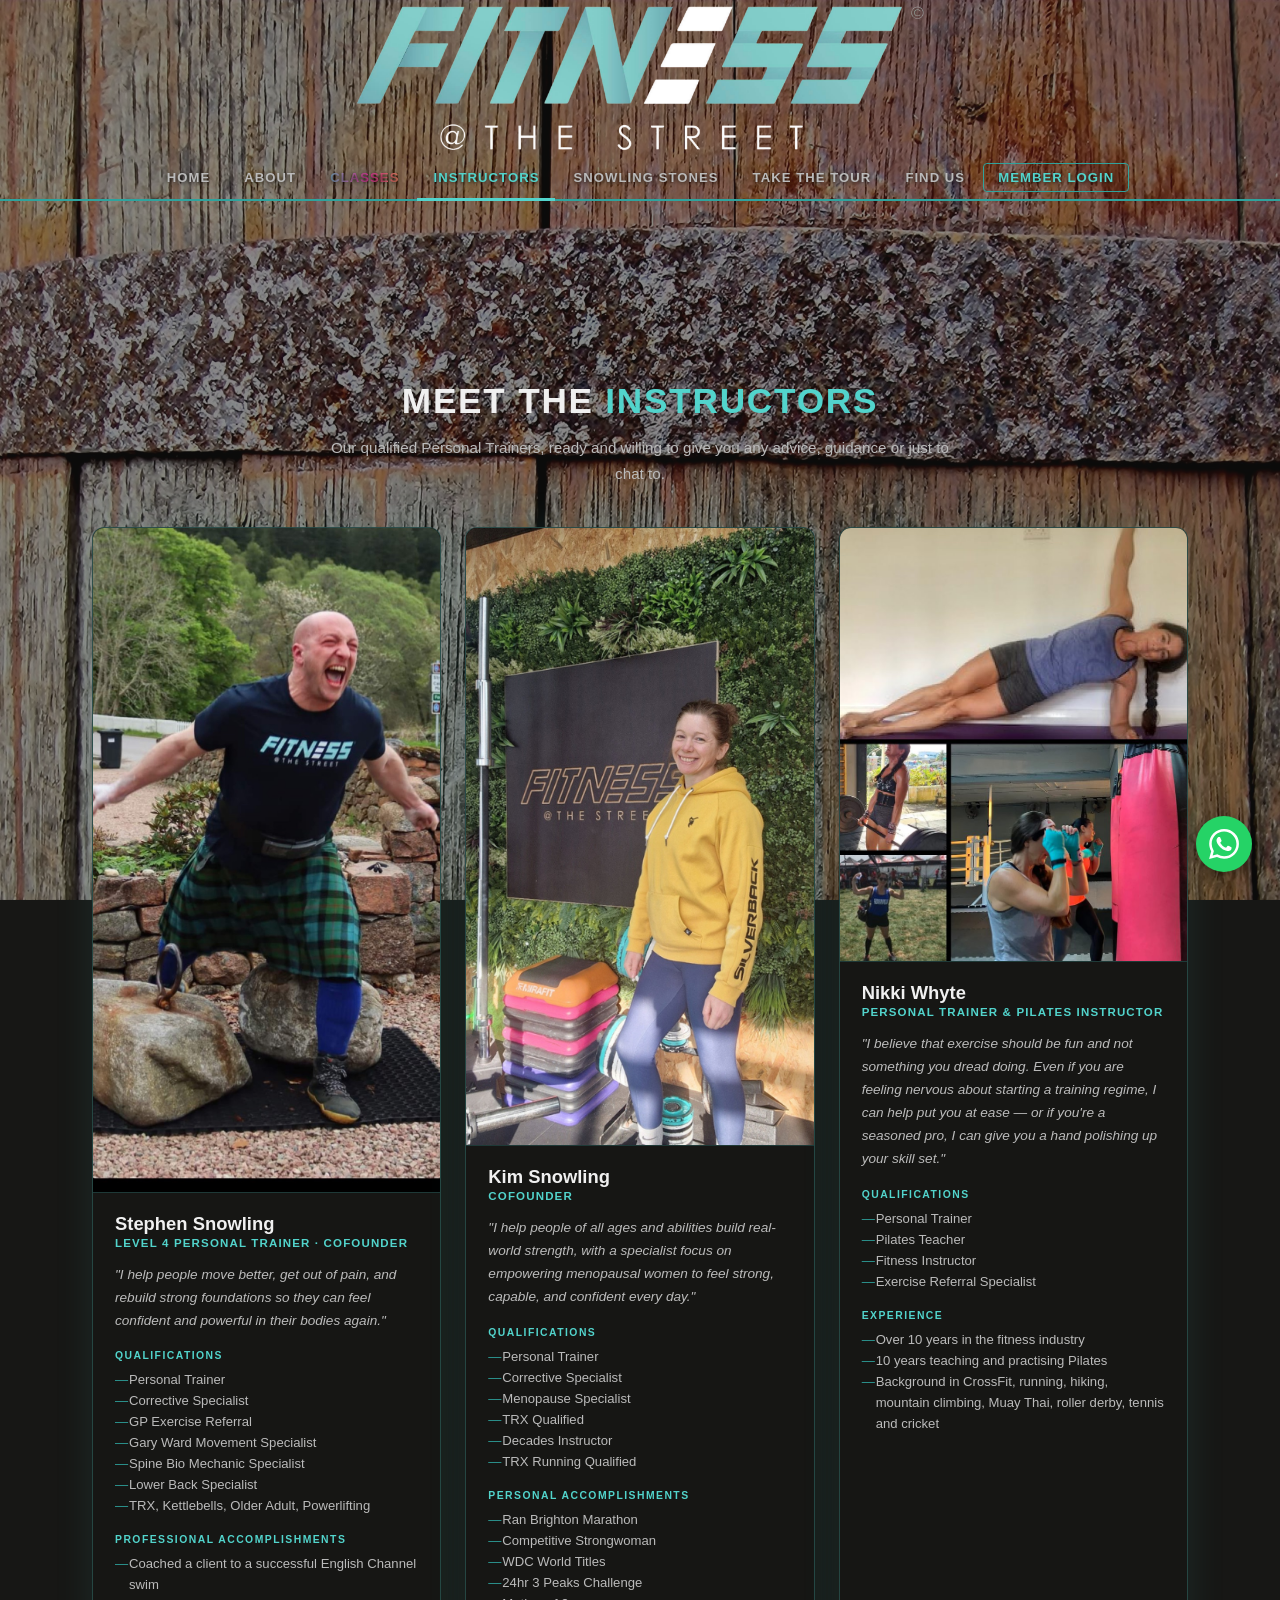
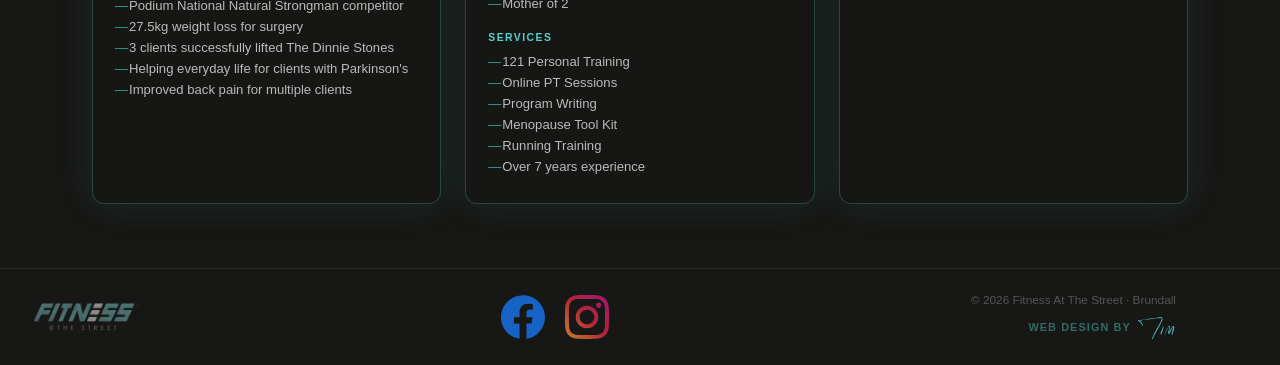
<file: instructors.html>
<!DOCTYPE html>
<html lang="en-GB">
<head>
  <meta charset="UTF-8">
  <meta name="viewport" content="width=device-width, initial-scale=1.0">
  <title>Instructors — Fitness At The Street</title>
  <link rel="stylesheet" href="styles.css">
  <meta name="description" content="Meet the instructors at Fitness At The Street, Brundall — qualified personal trainers offering corrective exercise, strongman, menopause and Pilates specialisms.">
  <meta property="og:title" content="Instructors — Fitness At The Street">
  <meta property="og:description" content="Meet the instructors at Fitness At The Street, Brundall — qualified personal trainers offering corrective exercise, strongman, menopause and Pilates specialisms.">
  <meta property="og:image" content="https://fitnessatthestreet.co.uk/FATSOUTSIDE.jpeg">
  <meta property="og:url" content="https://fitnessatthestreet.co.uk/instructors.html">
  <meta property="og:type" content="website">
  <meta name="twitter:card" content="summary_large_image">
  <style>
    *, *::before, *::after { box-sizing: border-box; margin: 0; padding: 0; }
    :root { --teal: #52D4CC; --teal-dark: #2FA39D; --bg: #171715; --text: #f0f0f0; --muted: #bbb; }
    body { font-family: 'Segoe UI', Arial, sans-serif; background: var(--bg); color: var(--text); overflow-x: hidden; }

    #bg-image { position: fixed; inset: 0; z-index: -2; background: url('Images/barrel.jpg') center top / cover no-repeat; }
    #bg-overlay { position: fixed; inset: 0; z-index: -1; background: rgba(23,23,21,0.5); pointer-events: none; }
    #header-cover { position: fixed; top: 0; left: 0; right: 0; height: 160px; z-index: 3; overflow: hidden; pointer-events: none; }
    #header-bg { position: absolute; top: 0; left: 0; right: 0; height: 100vh; background: url('Images/barrel.jpg') center top / cover no-repeat; }
    #header-bg::after { content: ''; position: absolute; inset: 0; background: rgba(23,23,21,0.5); }

    .site-top { position: fixed; top: 0; left: 0; right: 0; z-index: 100; background: transparent; }
    header { padding: 4px 32px 0; display: flex; justify-content: center; }
    header img.logo { width: 48%; max-width: 860px; min-width: 280px; height: auto; display: block; }
    nav { border-bottom: 2px solid var(--teal-dark); padding: 0 16px; display: flex; justify-content: center; flex-wrap: wrap; gap: 2px; margin-top: 2px; }
    nav a { color: var(--muted); text-decoration: none; font-size: 0.82rem; font-weight: 600; letter-spacing: 0.08em; text-transform: uppercase; padding: 12px 16px; border-bottom: 3px solid transparent; margin-bottom: -2px; transition: color 0.2s, border-color 0.2s; white-space: nowrap; text-shadow: 0 1px 4px rgba(0,0,0,0.8); }
    nav a:hover, nav a.active { color: var(--teal); border-bottom-color: var(--teal); }
    nav a.nav-login { color: var(--teal); border: 1px solid var(--teal-dark); border-radius: 4px; margin: 5px 0 7px; padding: 6px 14px; }
    nav a.nav-login:hover { background: rgba(82,212,204,0.1); border-bottom-color: var(--teal-dark); }

    /* AW26 Classes campaign — retro gradient stays visible site-wide
       (not just when Classes is the active page) so it doesn't
       disappear as you browse between pages. */
    nav a[href="classes.html"] {
      background: linear-gradient(90deg, #52D4CC 0%, #ec3ca0 55%, #ffb347 100%);
      -webkit-background-clip: text; background-clip: text; color: transparent;
    }
    nav a[href="classes.html"]:hover { border-bottom-color: #ec3ca0; }
    .nav-overlay a[href="classes.html"] {
      background: linear-gradient(90deg, #8affF5 0%, #ff2e9e 50%, #ffd166 100%);
      -webkit-background-clip: text; background-clip: text; color: transparent;
      text-shadow: 0 0 18px rgba(255,46,158,0.75), 0 0 32px rgba(138,255,245,0.5);
    }

    .page-offset { height: 160px; }

    .bg-section { position: relative; min-height: 100vh; }
    .bg-content { position: relative; z-index: 2; display: flex; flex-direction: column; min-height: 150vh; }

    .page-hero { padding: 180px 32px 32px; text-align: center; flex-shrink: 0; }
    .page-hero h1 { font-size: 2.2rem; font-weight: 900; text-transform: uppercase; letter-spacing: 0.05em; }
    .page-hero h1 em { font-style: normal; color: var(--teal); }
    .page-hero p { color: var(--muted); max-width: 620px; margin: 14px auto 0; font-size: 0.95rem; line-height: 1.7; }

    .instructors-section { max-width: 1160px; width: 100%; margin: 0 auto; padding: 8px 32px 64px; flex-shrink: 0; }

    .instructor-grid {
      display: grid;
      grid-template-columns: repeat(3, 1fr);
      gap: 24px;
    }

    .instructor-card {
      background: rgba(23,23,21,0.88);
      border: 1px solid rgba(82,212,204,0.25);
      border-radius: 12px;
      overflow: hidden;
      display: flex;
      flex-direction: column;
      box-shadow: 0 0 40px rgba(82,212,204,0.1);
    }

    .instructor-photo-wrap {
      aspect-ratio: 4/5;
      background: #111;
      border-bottom: 1px solid rgba(82,212,204,0.2);
    }
    .instructor-photo-wrap img {
      width: 100%;
      height: 100%;
      object-fit: cover;
      display: block;
    }

    .instructor-body { padding: 20px 22px 26px; }
    .instructor-name { font-size: 1.15rem; font-weight: 800; margin-bottom: 2px; }
    .instructor-title { color: var(--teal); font-size: 0.72rem; font-weight: 700; letter-spacing: 0.1em; text-transform: uppercase; margin-bottom: 14px; }
    .instructor-quote { color: var(--muted); font-style: italic; font-size: 0.85rem; line-height: 1.7; margin-bottom: 18px; }

    .instructor-list-label { font-size: 0.65rem; font-weight: 700; letter-spacing: 0.14em; text-transform: uppercase; color: var(--teal); margin-bottom: 8px; }
    .instructor-list { list-style: none; margin-bottom: 18px; }
    .instructor-list:last-child { margin-bottom: 0; }
    .instructor-list li { color: var(--muted); font-size: 0.82rem; line-height: 1.6; padding-left: 14px; position: relative; }
    .instructor-list li::before { content: '—'; position: absolute; left: 0; color: var(--teal-dark); }

    .instructor-contact { margin-top: 18px; padding-top: 16px; border-top: 1px solid rgba(255,255,255,0.07); font-size: 0.78rem; color: var(--muted); }
    .instructor-contact a { color: var(--teal); text-decoration: none; }
    .instructor-contact a:hover { opacity: 0.8; }

    @media (max-width: 900px) {
      .instructor-grid { grid-template-columns: 1fr; max-width: 420px; margin: 0 auto; }
      .instructors-section { padding: 8px 16px 48px; }
    }

    footer { padding: 24px 32px; display: flex; align-items: center; justify-content: space-between; flex-wrap: wrap; gap: 16px; flex-shrink: 0; border-top: 1px solid rgba(255,255,255,0.07); margin-top: auto; }
    footer img.footer-logo { height: 28px; opacity: 0.5; }
    .footer-social { display: flex; align-items: center; gap: 20px; }
    .footer-social a { display: flex; align-items: center; opacity: 0.8; transition: opacity 0.2s; }
    .footer-social a:hover { opacity: 1; }
    .footer-social svg { width: 44px; height: 44px; }
    footer p { font-size: 0.74rem; color: #555; }
  </style>
</head>
<body>

  <div id="bg-image"></div>
  <div id="bg-overlay"></div>
  <div id="header-cover"><div id="header-bg"></div></div>

  <div class="nav-overlay" id="nav-overlay">
    <button class="nav-close" id="nav-close" aria-label="Close menu">&times;</button>
    <a href="index.html">Home</a>
    <a href="about.html">About</a>
    <a href="classes.html">Classes</a>
    <a href="instructors.html" class="active">Instructors</a>
    <a href="snowling-stones.html">Snowling Stones</a>
    <a href="tour.html">Take The Tour</a>
    <a href="find-us.html">Find Us</a>
    <a href="https://fitnessatthestreet.trainerize.com/app/login" target="_blank">Member Login</a>
  </div>

  <div class="site-top">
    <header><img src="fats3.png" alt="Fitness At The Street" class="logo"></header>
    <nav>
      <a href="index.html">Home</a>
      <a href="about.html">About</a>
      <a href="classes.html">Classes</a>
      <a href="instructors.html" class="active">Instructors</a>
      <a href="snowling-stones.html">Snowling Stones</a>
      <a href="tour.html">Take The Tour</a>
      <a href="find-us.html">Find Us</a>
      <a href="https://fitnessatthestreet.trainerize.com/app/login" target="_blank" class="nav-login">Member Login</a>
    </nav>
    <button class="nav-toggle" id="nav-toggle" aria-label="Open menu"><span></span><span></span><span></span></button>
  </div>

  <div class="page-offset"></div>

  <div class="bg-section">
    <div class="bg-content">

      <div class="page-hero">
        <h1>Meet the <em>Instructors</em></h1>
        <p>Our qualified Personal Trainers, ready and willing to give you any advice, guidance or just to chat to.</p>
      </div>

      <div class="instructors-section">
        <div class="instructor-grid">

          <div class="instructor-card">
            <div class="instructor-photo-wrap">
              <img src="Images/instructor-stephen.jpg" alt="Stephen Snowling">
            </div>
            <div class="instructor-body">
              <div class="instructor-name">Stephen Snowling</div>
              <div class="instructor-title">Level 4 Personal Trainer · Cofounder</div>
              <p class="instructor-quote">"I help people move better, get out of pain, and rebuild strong foundations so they can feel confident and powerful in their bodies again."</p>

              <div class="instructor-list-label">Qualifications</div>
              <ul class="instructor-list">
                <li>Personal Trainer</li>
                <li>Corrective Specialist</li>
                <li>GP Exercise Referral</li>
                <li>Gary Ward Movement Specialist</li>
                <li>Spine Bio Mechanic Specialist</li>
                <li>Lower Back Specialist</li>
                <li>TRX, Kettlebells, Older Adult, Powerlifting</li>
              </ul>

              <div class="instructor-list-label">Professional Accomplishments</div>
              <ul class="instructor-list">
                <li>Coached a client to a successful English Channel swim</li>
                <li>Podium National Natural Strongman competitor</li>
                <li>27.5kg weight loss for surgery</li>
                <li>3 clients successfully lifted The Dinnie Stones</li>
                <li>Helping everyday life for clients with Parkinson's</li>
                <li>Improved back pain for multiple clients</li>
              </ul>
            </div>
          </div>

          <div class="instructor-card">
            <div class="instructor-photo-wrap">
              <img src="Images/instructor-kim.jpg" alt="Kim Snowling">
            </div>
            <div class="instructor-body">
              <div class="instructor-name">Kim Snowling</div>
              <div class="instructor-title">Cofounder</div>
              <p class="instructor-quote">"I help people of all ages and abilities build real-world strength, with a specialist focus on empowering menopausal women to feel strong, capable, and confident every day."</p>

              <div class="instructor-list-label">Qualifications</div>
              <ul class="instructor-list">
                <li>Personal Trainer</li>
                <li>Corrective Specialist</li>
                <li>Menopause Specialist</li>
                <li>TRX Qualified</li>
                <li>Decades Instructor</li>
                <li>TRX Running Qualified</li>
              </ul>

              <div class="instructor-list-label">Personal Accomplishments</div>
              <ul class="instructor-list">
                <li>Ran Brighton Marathon</li>
                <li>Competitive Strongwoman</li>
                <li>WDC World Titles</li>
                <li>24hr 3 Peaks Challenge</li>
                <li>Mother of 2</li>
              </ul>

              <div class="instructor-list-label">Services</div>
              <ul class="instructor-list">
                <li>121 Personal Training</li>
                <li>Online PT Sessions</li>
                <li>Program Writing</li>
                <li>Menopause Tool Kit</li>
                <li>Running Training</li>
                <li>Over 7 years experience</li>
              </ul>
            </div>
          </div>

          <div class="instructor-card">
            <div class="instructor-photo-wrap">
              <img src="Images/instructor-nikki.jpg" alt="Nikki Whyte">
            </div>
            <div class="instructor-body">
              <div class="instructor-name">Nikki Whyte</div>
              <div class="instructor-title">Personal Trainer &amp; Pilates Instructor</div>
              <p class="instructor-quote">"I believe that exercise should be fun and not something you dread doing. Even if you are feeling nervous about starting a training regime, I can help put you at ease — or if you're a seasoned pro, I can give you a hand polishing up your skill set."</p>

              <div class="instructor-list-label">Qualifications</div>
              <ul class="instructor-list">
                <li>Personal Trainer</li>
                <li>Pilates Teacher</li>
                <li>Fitness Instructor</li>
                <li>Exercise Referral Specialist</li>
              </ul>

              <div class="instructor-list-label">Experience</div>
              <ul class="instructor-list">
                <li>Over 10 years in the fitness industry</li>
                <li>10 years teaching and practising Pilates</li>
                <li>Background in CrossFit, running, hiking, mountain climbing, Muay Thai, roller derby, tennis and cricket</li>
              </ul>
            </div>
          </div>

        </div>
      </div>

      <footer>
        <img src="fats3.png" alt="Fitness At The Street" class="footer-logo">
        <div class="footer-social">
          <a href="https://www.facebook.com/fitnessatthestreet/" target="_blank" title="Facebook">
            <svg viewBox="0 0 24 24" xmlns="http://www.w3.org/2000/svg"><path fill="#1877F2" d="M24 12.073c0-6.627-5.373-12-12-12s-12 5.373-12 12c0 5.99 4.388 10.954 10.125 11.854v-8.385H7.078v-3.47h3.047V9.43c0-3.007 1.792-4.669 4.533-4.669 1.312 0 2.686.235 2.686.235v2.953H15.83c-1.491 0-1.956.925-1.956 1.874v2.25h3.328l-.532 3.47h-2.796v8.385C19.612 23.027 24 18.062 24 12.073z"/></svg>
          </a>
          <a href="https://www.instagram.com/fitness_at_the_street/" target="_blank" title="Instagram">
            <svg viewBox="0 0 24 24" xmlns="http://www.w3.org/2000/svg">
              <defs><linearGradient id="ig-a" x1="0%" y1="100%" x2="100%" y2="0%"><stop offset="0%" style="stop-color:#f09433"/><stop offset="25%" style="stop-color:#e6683c"/><stop offset="50%" style="stop-color:#dc2743"/><stop offset="75%" style="stop-color:#cc2366"/><stop offset="100%" style="stop-color:#bc1888"/></linearGradient></defs>
              <path fill="url(#ig-a)" d="M12 2.163c3.204 0 3.584.012 4.85.07 3.252.148 4.771 1.691 4.919 4.919.058 1.265.069 1.645.069 4.849 0 3.205-.012 3.584-.069 4.849-.149 3.225-1.664 4.771-4.919 4.919-1.266.058-1.644.07-4.85.07-3.204 0-3.584-.012-4.849-.07-3.26-.149-4.771-1.699-4.919-4.92-.058-1.265-.07-1.644-.07-4.849 0-3.204.013-3.583.07-4.849.149-3.227 1.664-4.771 4.919-4.919 1.266-.057 1.645-.069 4.849-.069zm0-2.163c-3.259 0-3.667.014-4.947.072-4.358.2-6.78 2.618-6.98 6.98-.059 1.281-.073 1.689-.073 4.948 0 3.259.014 3.668.072 4.948.2 4.358 2.618 6.78 6.98 6.98 1.281.058 1.689.072 4.948.072 3.259 0 3.668-.014 4.948-.072 4.354-.2 6.782-2.618 6.979-6.98.059-1.28.073-1.689.073-4.948 0-3.259-.014-3.667-.072-4.947-.196-4.354-2.617-6.78-6.979-6.98-1.281-.059-1.69-.073-4.949-.073zm0 5.838c-3.403 0-6.162 2.759-6.162 6.162s2.759 6.163 6.162 6.163 6.162-2.759 6.162-6.163c0-3.403-2.759-6.162-6.162-6.162zm0 10.162c-2.209 0-4-1.79-4-4 0-2.209 1.791-4 4-4s4 1.791 4 4c0 2.21-1.791 4-4 4zm6.406-11.845c-.796 0-1.441.645-1.441 1.44s.645 1.44 1.441 1.44c.795 0 1.439-.645 1.439-1.44s-.644-1.44-1.439-1.44z"/>
            </svg>
          </a>
        </div>
        <div class="footer-right">
          <p>&copy; 2026 Fitness At The Street · Brundall</p>
          <div class="footer-madeby"><span>Web design by</span> <img src="Shortsignature.png" alt="signature"></div>
        </div>
      </footer>

    </div>
  </div>

  <script>
    const siteTop = document.querySelector('.site-top');
    const offset  = document.querySelector('.page-offset');
    const headerCover = document.getElementById('header-cover');
    const setOffset = () => { const h = siteTop.offsetHeight; offset.style.height = h + 'px'; headerCover.style.height = h + 'px'; };
    setOffset();
    window.addEventListener('resize', setOffset);
    window.addEventListener('pageshow', () => { setOffset(); if (window.innerWidth <= 768) siteTop.classList.toggle('scrolled', window.scrollY > 60); });

    if (/iPhone|iPad|iPod|Android/i.test(navigator.userAgent)) {
      document.querySelectorAll('.nav-login').forEach(l => l.removeAttribute('target'));
    }

    // Parallax: background drifts at 30% of scroll speed, clamped to image bounds
    let _bgW = 0, _bgH = 0;
    { const i = new Image(); i.onload = () => { _bgW = i.naturalWidth; _bgH = i.naturalHeight; }; i.src = 'Images/barrel.jpg'; }
    const parallax = () => {
      let pos;
      if (_bgW && _bgH) {
        const scale = Math.max(window.innerWidth / _bgW, window.innerHeight / _bgH);
        const maxShift = Math.max(0, _bgH * scale - window.innerHeight);
        const shift = Math.min(window.scrollY * 0.3, maxShift);
        pos = `-${shift}px`;
      } else {
        pos = `${-window.scrollY * 0.3}px`;
      }
      document.getElementById('bg-image').style.backgroundPositionY = pos;
      document.getElementById('header-bg').style.backgroundPositionY = pos;
    };
    window.addEventListener('scroll', parallax, { passive: true });

    // Mobile nav overlay
    const navToggle = document.getElementById('nav-toggle');
    const navOverlay = document.getElementById('nav-overlay');
    const navClose = document.getElementById('nav-close');
    navToggle.addEventListener('click', () => navOverlay.classList.add('open'));
    navClose.addEventListener('click', () => navOverlay.classList.remove('open'));
    navOverlay.querySelectorAll('a').forEach(a => a.addEventListener('click', () => navOverlay.classList.remove('open')));

    // Logo scrolls away on mobile
    window.addEventListener('scroll', () => {
      if (window.innerWidth <= 768) siteTop.classList.toggle('scrolled', window.scrollY > 60);
    }, { passive: true });
  </script>

  <a href="https://wa.me/447525123286?text=Hi%2C%20I%27d%20like%20to%20find%20out%20more%20about%20Fitness%20at%20the%20Street" class="whatsapp-float" target="_blank" title="Chat on WhatsApp">
    <svg viewBox="0 0 24 24" xmlns="http://www.w3.org/2000/svg"><path fill="#fff" d="M17.472 14.382c-.297-.149-1.758-.867-2.03-.967-.273-.099-.471-.148-.67.15-.197.297-.767.966-.94 1.164-.173.199-.347.223-.644.075-.297-.15-1.255-.463-2.39-1.475-.883-.788-1.48-1.761-1.653-2.059-.173-.297-.018-.458.13-.606.134-.133.298-.347.446-.52.149-.174.198-.298.298-.497.099-.198.05-.371-.025-.52-.075-.149-.669-1.612-.916-2.207-.242-.579-.487-.5-.669-.51-.173-.008-.371-.01-.57-.01-.198 0-.52.074-.792.372-.272.297-1.04 1.016-1.04 2.479 0 1.462 1.065 2.875 1.213 3.074.149.198 2.096 3.2 5.077 4.487.709.306 1.262.489 1.694.625.712.227 1.36.195 1.871.118.571-.085 1.758-.719 2.006-1.413.248-.694.248-1.289.173-1.413-.074-.124-.272-.198-.57-.347m-5.421 7.403h-.004a9.87 9.87 0 01-5.031-1.378l-.361-.214-3.741.982.998-3.648-.235-.374a9.86 9.86 0 01-1.51-5.26c.001-5.45 4.436-9.884 9.888-9.884 2.64 0 5.122 1.03 6.988 2.898a9.825 9.825 0 012.893 6.994c-.003 5.45-4.437 9.884-9.885 9.884m8.413-18.297A11.815 11.815 0 0012.05 0C5.495 0 .16 5.335.157 11.892c0 2.096.547 4.142 1.588 5.945L.057 24l6.305-1.654a11.882 11.882 0 005.683 1.448h.005c6.554 0 11.89-5.335 11.893-11.893a11.821 11.821 0 00-3.48-8.413z"/></svg>
  </a>
</body>
</html>
</file>
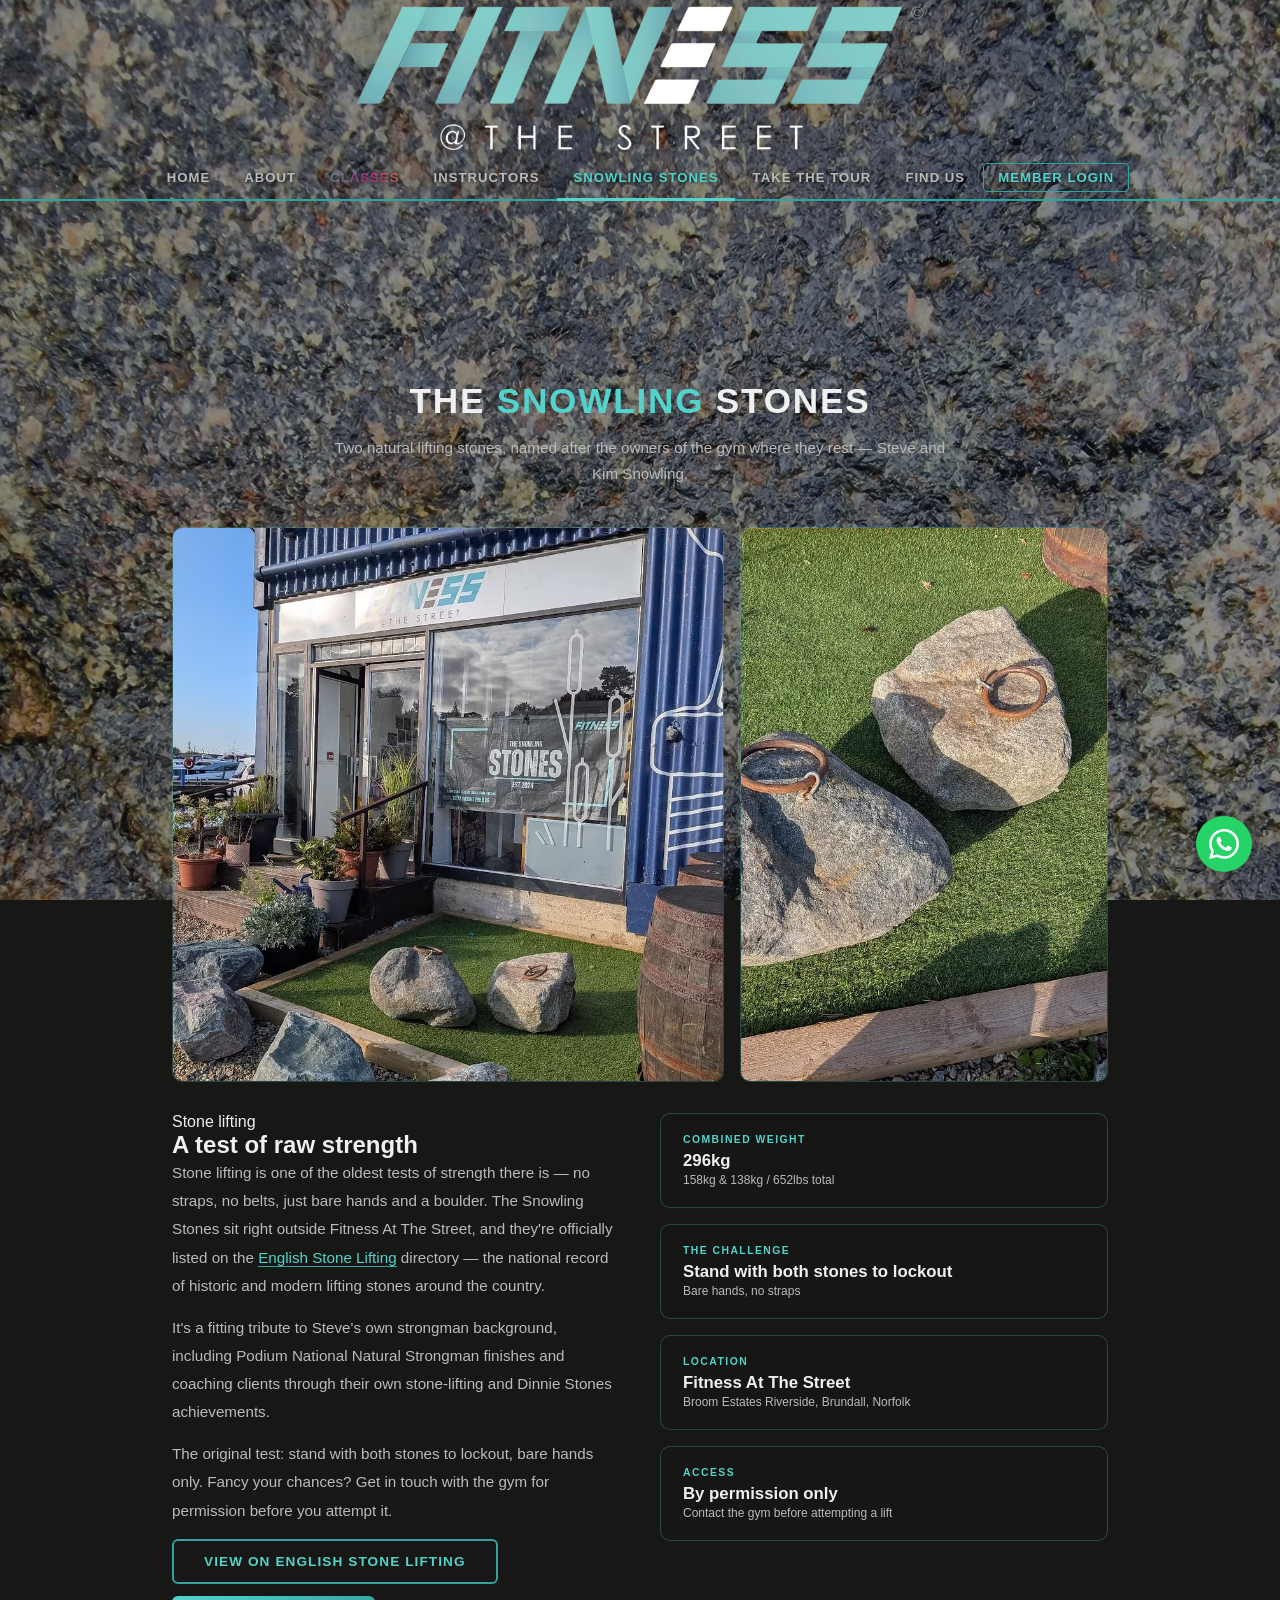
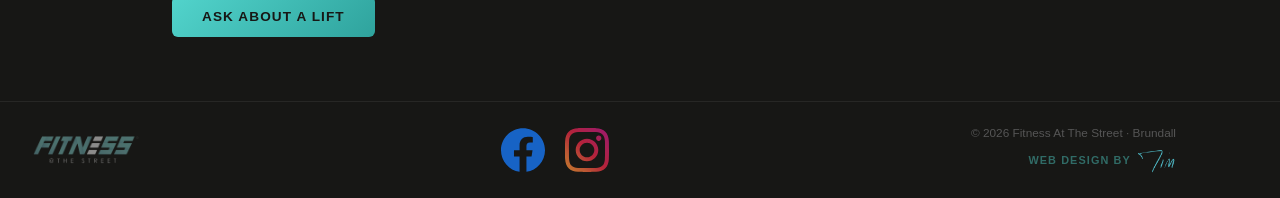
<file: snowling-stones.html>
<!DOCTYPE html>
<html lang="en-GB">
<head>
  <meta charset="UTF-8">
  <meta name="viewport" content="width=device-width, initial-scale=1.0">
  <title>The Snowling Stones — Fitness At The Street</title>
  <link rel="stylesheet" href="styles.css">
  <meta name="description" content="The Snowling Stones — a pair of natural stone lifting stones at Fitness At The Street, Brundall. Named after gym owners Steve and Kim Snowling, listed on the English Stone Lifting directory.">
  <meta property="og:title" content="The Snowling Stones — Fitness At The Street">
  <meta property="og:description" content="A pair of natural stone lifting stones at Fitness At The Street, Brundall, named after gym owners Steve and Kim Snowling.">
  <meta property="og:image" content="https://fitnessatthestreet.co.uk/FATSOUTSIDE.jpeg">
  <meta property="og:url" content="https://fitnessatthestreet.co.uk/snowling-stones.html">
  <meta property="og:type" content="website">
  <meta name="twitter:card" content="summary_large_image">
  <style>
    *, *::before, *::after { box-sizing: border-box; margin: 0; padding: 0; }
    :root { --teal: #52D4CC; --teal-dark: #2FA39D; --bg: #171715; --text: #f0f0f0; --muted: #bbb; }
    body { font-family: 'Segoe UI', Arial, sans-serif; background: var(--bg); color: var(--text); overflow-x: hidden; }

    #bg-image { position: fixed; inset: 0; z-index: -2; background: url('Images/rock.jpg') center top / cover no-repeat; }
    #bg-overlay { position: fixed; inset: 0; z-index: -1; background: rgba(23,23,21,0.5); pointer-events: none; }
    #header-cover { position: fixed; top: 0; left: 0; right: 0; height: 160px; z-index: 3; overflow: hidden; pointer-events: none; }
    #header-bg { position: absolute; top: 0; left: 0; right: 0; height: 100vh; background: url('Images/rock.jpg') center top / cover no-repeat; }
    #header-bg::after { content: ''; position: absolute; inset: 0; background: rgba(23,23,21,0.5); }

    .site-top { position: fixed; top: 0; left: 0; right: 0; z-index: 100; background: transparent; }
    header { padding: 4px 32px 0; display: flex; justify-content: center; }
    header img.logo { width: 48%; max-width: 860px; min-width: 280px; height: auto; display: block; }
    nav { border-bottom: 2px solid var(--teal-dark); padding: 0 16px; display: flex; justify-content: center; flex-wrap: wrap; gap: 2px; margin-top: 2px; }
    nav a { color: var(--muted); text-decoration: none; font-size: 0.82rem; font-weight: 600; letter-spacing: 0.08em; text-transform: uppercase; padding: 12px 16px; border-bottom: 3px solid transparent; margin-bottom: -2px; transition: color 0.2s, border-color 0.2s; white-space: nowrap; text-shadow: 0 1px 4px rgba(0,0,0,0.8); }
    nav a:hover, nav a.active { color: var(--teal); border-bottom-color: var(--teal); }
    nav a.nav-login { color: var(--teal); border: 1px solid var(--teal-dark); border-radius: 4px; margin: 5px 0 7px; padding: 6px 14px; }
    nav a.nav-login:hover { background: rgba(82,212,204,0.1); border-bottom-color: var(--teal-dark); }

    /* AW26 Classes campaign — retro gradient stays visible site-wide
       (not just when Classes is the active page) so it doesn't
       disappear as you browse between pages. */
    nav a[href="classes.html"] {
      background: linear-gradient(90deg, #52D4CC 0%, #ec3ca0 55%, #ffb347 100%);
      -webkit-background-clip: text; background-clip: text; color: transparent;
    }
    nav a[href="classes.html"]:hover { border-bottom-color: #ec3ca0; }
    .nav-overlay a[href="classes.html"] {
      background: linear-gradient(90deg, #8affF5 0%, #ff2e9e 50%, #ffd166 100%);
      -webkit-background-clip: text; background-clip: text; color: transparent;
      text-shadow: 0 0 18px rgba(255,46,158,0.75), 0 0 32px rgba(138,255,245,0.5);
    }

    .page-offset { height: 160px; }

    .bg-section { position: relative; min-height: 100vh; }
    .bg-content { position: relative; z-index: 2; display: flex; flex-direction: column; min-height: 150vh; }

    .page-hero { padding: 180px 32px 32px; text-align: center; flex-shrink: 0; }
    .page-hero h1 { font-size: 2.2rem; font-weight: 900; text-transform: uppercase; letter-spacing: 0.05em; }
    .page-hero h1 em { font-style: normal; color: var(--teal); }
    .page-hero p { color: var(--muted); max-width: 620px; margin: 14px auto 0; font-size: 0.95rem; line-height: 1.7; }

    .stones-section { max-width: 1000px; width: 100%; margin: 0 auto; padding: 8px 32px 64px; flex-shrink: 0; }

    .stones-gallery { display: grid; grid-template-columns: 3fr 2fr; gap: 16px; margin-bottom: 32px; }
    .stones-gallery img { width: 100%; height: 100%; object-fit: cover; display: block; border-radius: 10px; border: 1px solid rgba(82,212,204,0.25); }

    @keyframes roll-in-left  { from { transform: translateX(-120vw) rotate(-540deg); opacity: 0; } to { transform: translateX(0) rotate(0deg); opacity: 1; } }
    @keyframes roll-in-right { from { transform: translateX(120vw)  rotate(540deg);  opacity: 0; } to { transform: translateX(0) rotate(0deg); opacity: 1; } }
    .stones-gallery img:nth-child(1) { animation: roll-in-left  1.2s cubic-bezier(0.25, 0.46, 0.45, 0.94) both; }
    .stones-gallery img:nth-child(2) { animation: roll-in-right 1.2s cubic-bezier(0.25, 0.46, 0.45, 0.94) both; }

    .stones-content { display: grid; grid-template-columns: 1fr 1fr; gap: 40px; }
    .stones-content p { color: var(--muted); line-height: 1.85; font-size: 0.95rem; margin-bottom: 14px; }

    .stat-card { background: rgba(23,23,21,0.88); border: 1px solid rgba(82,212,204,0.25); border-radius: 10px; padding: 20px 22px; margin-bottom: 16px; }
    .stat-card .stat-label { font-size: 0.65rem; font-weight: 700; letter-spacing: 0.14em; text-transform: uppercase; color: var(--teal); margin-bottom: 6px; }
    .stat-card .stat-value { font-size: 1.05rem; font-weight: 700; color: var(--text); }
    .stat-card .stat-value small { display: block; font-size: 0.75rem; font-weight: 500; color: var(--muted); margin-top: 2px; }

    .cta-row { margin-top: 12px; display: flex; gap: 12px; flex-wrap: wrap; }
    .btn { display: inline-block; padding: 13px 30px; border-radius: 6px; font-weight: 700; font-size: 0.85rem; text-decoration: none; text-transform: uppercase; letter-spacing: 0.08em; transition: opacity 0.2s, transform 0.1s; }
    .btn:hover { opacity: 0.88; transform: translateY(-1px); }
    .btn-primary { background: linear-gradient(135deg, var(--teal) 0%, var(--teal-dark) 100%); color: #171715; }
    .btn-outline { border: 2px solid var(--teal-dark); color: var(--teal); }

    @media (max-width: 700px) {
      .stones-section { padding: 8px 16px 48px; }
      .stones-gallery { grid-template-columns: 1fr; }
      .stones-content { grid-template-columns: 1fr; gap: 0; }
    }

    footer { padding: 24px 32px; display: flex; align-items: center; justify-content: space-between; flex-wrap: wrap; gap: 16px; flex-shrink: 0; border-top: 1px solid rgba(255,255,255,0.07); margin-top: auto; }
    footer img.footer-logo { height: 28px; opacity: 0.5; }
    .footer-social { display: flex; align-items: center; gap: 20px; }
    .footer-social a { display: flex; align-items: center; opacity: 0.8; transition: opacity 0.2s; }
    .footer-social a:hover { opacity: 1; }
    .footer-social svg { width: 44px; height: 44px; }
    footer p { font-size: 0.74rem; color: #555; }
  </style>
</head>
<body>

  <div id="bg-image"></div>
  <div id="bg-overlay"></div>
  <div id="header-cover"><div id="header-bg"></div></div>

  <div class="nav-overlay" id="nav-overlay">
    <button class="nav-close" id="nav-close" aria-label="Close menu">&times;</button>
    <a href="index.html">Home</a>
    <a href="about.html">About</a>
    <a href="classes.html">Classes</a>
    <a href="instructors.html">Instructors</a>
    <a href="snowling-stones.html" class="active">Snowling Stones</a>
    <a href="tour.html">Take The Tour</a>
    <a href="find-us.html">Find Us</a>
    <a href="https://fitnessatthestreet.trainerize.com/app/login" target="_blank">Member Login</a>
  </div>

  <div class="site-top">
    <header><img src="fats3.png" alt="Fitness At The Street" class="logo"></header>
    <nav>
      <a href="index.html">Home</a>
      <a href="about.html">About</a>
      <a href="classes.html">Classes</a>
      <a href="instructors.html">Instructors</a>
      <a href="snowling-stones.html" class="active">Snowling Stones</a>
      <a href="tour.html">Take The Tour</a>
      <a href="find-us.html">Find Us</a>
      <a href="https://fitnessatthestreet.trainerize.com/app/login" target="_blank" class="nav-login">Member Login</a>
    </nav>
    <button class="nav-toggle" id="nav-toggle" aria-label="Open menu"><span></span><span></span><span></span></button>
  </div>

  <div class="page-offset"></div>

  <div class="bg-section">
    <div class="bg-content">

      <div class="page-hero">
        <h1>The <em>Snowling</em> Stones</h1>
        <p>Two natural lifting stones, named after the owners of the gym where they rest — Steve and Kim Snowling.</p>
      </div>

      <div class="stones-section">

        <div class="stones-gallery">
          <img src="Images/stones.avif" alt="The Snowling Stones outside Fitness At The Street">
          <img src="Images/actual-stones.avif" alt="Close up of the two Snowling lifting stones">
        </div>

        <div class="stones-content">
          <div>
            <div class="section-label">Stone lifting</div>
            <h2 class="section-title">A test of raw strength</h2>
            <p>Stone lifting is one of the oldest tests of strength there is — no straps, no belts, just bare hands and a boulder. The Snowling Stones sit right outside Fitness At The Street, and they're officially listed on the <a href="https://www.englishstonelifting.co.uk/" target="_blank" style="color:var(--teal); text-decoration:none; border-bottom:1px solid var(--teal-dark);">English Stone Lifting</a> directory — the national record of historic and modern lifting stones around the country.</p>
            <p>It's a fitting tribute to Steve's own strongman background, including Podium National Natural Strongman finishes and coaching clients through their own stone-lifting and Dinnie Stones achievements.</p>
            <p>The original test: stand with both stones to lockout, bare hands only. Fancy your chances? Get in touch with the gym for permission before you attempt it.</p>
            <div class="cta-row">
              <a href="https://www.englishstonelifting.co.uk/stone-directory/snowling-stones" class="btn btn-outline" target="_blank">View on English Stone Lifting</a>
              <a href="https://wa.me/447525123286?text=Hi%2C%20I%27d%20like%20to%20find%20out%20more%20about%20the%20Snowling%20Stones" class="btn btn-primary" target="_blank">Ask About A Lift</a>
            </div>
          </div>

          <div>
            <div class="stat-card">
              <div class="stat-label">Combined Weight</div>
              <div class="stat-value">296kg <small>158kg &amp; 138kg / 652lbs total</small></div>
            </div>
            <div class="stat-card">
              <div class="stat-label">The Challenge</div>
              <div class="stat-value">Stand with both stones to lockout <small>Bare hands, no straps</small></div>
            </div>
            <div class="stat-card">
              <div class="stat-label">Location</div>
              <div class="stat-value">Fitness At The Street <small>Broom Estates Riverside, Brundall, Norfolk</small></div>
            </div>
            <div class="stat-card">
              <div class="stat-label">Access</div>
              <div class="stat-value">By permission only <small>Contact the gym before attempting a lift</small></div>
            </div>
          </div>
        </div>

      </div>

      <footer>
        <img src="fats3.png" alt="Fitness At The Street" class="footer-logo">
        <div class="footer-social">
          <a href="https://www.facebook.com/fitnessatthestreet/" target="_blank" title="Facebook">
            <svg viewBox="0 0 24 24" xmlns="http://www.w3.org/2000/svg"><path fill="#1877F2" d="M24 12.073c0-6.627-5.373-12-12-12s-12 5.373-12 12c0 5.99 4.388 10.954 10.125 11.854v-8.385H7.078v-3.47h3.047V9.43c0-3.007 1.792-4.669 4.533-4.669 1.312 0 2.686.235 2.686.235v2.953H15.83c-1.491 0-1.956.925-1.956 1.874v2.25h3.328l-.532 3.47h-2.796v8.385C19.612 23.027 24 18.062 24 12.073z"/></svg>
          </a>
          <a href="https://www.instagram.com/fitness_at_the_street/" target="_blank" title="Instagram">
            <svg viewBox="0 0 24 24" xmlns="http://www.w3.org/2000/svg">
              <defs><linearGradient id="ig-a" x1="0%" y1="100%" x2="100%" y2="0%"><stop offset="0%" style="stop-color:#f09433"/><stop offset="25%" style="stop-color:#e6683c"/><stop offset="50%" style="stop-color:#dc2743"/><stop offset="75%" style="stop-color:#cc2366"/><stop offset="100%" style="stop-color:#bc1888"/></linearGradient></defs>
              <path fill="url(#ig-a)" d="M12 2.163c3.204 0 3.584.012 4.85.07 3.252.148 4.771 1.691 4.919 4.919.058 1.265.069 1.645.069 4.849 0 3.205-.012 3.584-.069 4.849-.149 3.225-1.664 4.771-4.919 4.919-1.266.058-1.644.07-4.85.07-3.204 0-3.584-.012-4.849-.07-3.26-.149-4.771-1.699-4.919-4.92-.058-1.265-.07-1.644-.07-4.849 0-3.204.013-3.583.07-4.849.149-3.227 1.664-4.771 4.919-4.919 1.266-.057 1.645-.069 4.849-.069zm0-2.163c-3.259 0-3.667.014-4.947.072-4.358.2-6.78 2.618-6.98 6.98-.059 1.281-.073 1.689-.073 4.948 0 3.259.014 3.668.072 4.948.2 4.358 2.618 6.78 6.98 6.98 1.281.058 1.689.072 4.948.072 3.259 0 3.668-.014 4.948-.072 4.354-.2 6.782-2.618 6.979-6.98.059-1.28.073-1.689.073-4.948 0-3.259-.014-3.667-.072-4.947-.196-4.354-2.617-6.78-6.979-6.98-1.281-.059-1.69-.073-4.949-.073zm0 5.838c-3.403 0-6.162 2.759-6.162 6.162s2.759 6.163 6.162 6.163 6.162-2.759 6.162-6.163c0-3.403-2.759-6.162-6.162-6.162zm0 10.162c-2.209 0-4-1.79-4-4 0-2.209 1.791-4 4-4s4 1.791 4 4c0 2.21-1.791 4-4 4zm6.406-11.845c-.796 0-1.441.645-1.441 1.44s.645 1.44 1.441 1.44c.795 0 1.439-.645 1.439-1.44s-.644-1.44-1.439-1.44z"/>
            </svg>
          </a>
        </div>
        <div class="footer-right">
          <p>&copy; 2026 Fitness At The Street · Brundall</p>
          <div class="footer-madeby"><span>Web design by</span> <img src="Shortsignature.png" alt="signature"></div>
        </div>
      </footer>

    </div>
  </div>

  <script>
    const siteTop = document.querySelector('.site-top');
    const offset  = document.querySelector('.page-offset');
    const headerCover = document.getElementById('header-cover');
    const setOffset = () => { const h = siteTop.offsetHeight; offset.style.height = h + 'px'; headerCover.style.height = h + 'px'; };
    setOffset();
    window.addEventListener('resize', setOffset);
    window.addEventListener('pageshow', () => { setOffset(); if (window.innerWidth <= 768) siteTop.classList.toggle('scrolled', window.scrollY > 60); });

    if (/iPhone|iPad|iPod|Android/i.test(navigator.userAgent)) {
      document.querySelectorAll('.nav-login').forEach(l => l.removeAttribute('target'));
    }

    // Parallax: background drifts at 30% of scroll speed, clamped to image bounds
    let _bgW = 0, _bgH = 0;
    { const i = new Image(); i.onload = () => { _bgW = i.naturalWidth; _bgH = i.naturalHeight; }; i.src = 'Images/rock.jpg'; }
    const parallax = () => {
      let pos;
      if (_bgW && _bgH) {
        const scale = Math.max(window.innerWidth / _bgW, window.innerHeight / _bgH);
        const maxShift = Math.max(0, _bgH * scale - window.innerHeight);
        const shift = Math.min(window.scrollY * 0.3, maxShift);
        pos = `-${shift}px`;
      } else {
        pos = `${-window.scrollY * 0.3}px`;
      }
      document.getElementById('bg-image').style.backgroundPositionY = pos;
      document.getElementById('header-bg').style.backgroundPositionY = pos;
    };
    window.addEventListener('scroll', parallax, { passive: true });

    // Mobile nav overlay
    const navToggle = document.getElementById('nav-toggle');
    const navOverlay = document.getElementById('nav-overlay');
    const navClose = document.getElementById('nav-close');
    navToggle.addEventListener('click', () => navOverlay.classList.add('open'));
    navClose.addEventListener('click', () => navOverlay.classList.remove('open'));
    navOverlay.querySelectorAll('a').forEach(a => a.addEventListener('click', () => navOverlay.classList.remove('open')));

    // Logo scrolls away on mobile
    window.addEventListener('scroll', () => {
      if (window.innerWidth <= 768) siteTop.classList.toggle('scrolled', window.scrollY > 60);
    }, { passive: true });
  </script>

  <a href="https://wa.me/447525123286?text=Hi%2C%20I%27d%20like%20to%20find%20out%20more%20about%20Fitness%20at%20the%20Street" class="whatsapp-float" target="_blank" title="Chat on WhatsApp">
    <svg viewBox="0 0 24 24" xmlns="http://www.w3.org/2000/svg"><path fill="#fff" d="M17.472 14.382c-.297-.149-1.758-.867-2.03-.967-.273-.099-.471-.148-.67.15-.197.297-.767.966-.94 1.164-.173.199-.347.223-.644.075-.297-.15-1.255-.463-2.39-1.475-.883-.788-1.48-1.761-1.653-2.059-.173-.297-.018-.458.13-.606.134-.133.298-.347.446-.52.149-.174.198-.298.298-.497.099-.198.05-.371-.025-.52-.075-.149-.669-1.612-.916-2.207-.242-.579-.487-.5-.669-.51-.173-.008-.371-.01-.57-.01-.198 0-.52.074-.792.372-.272.297-1.04 1.016-1.04 2.479 0 1.462 1.065 2.875 1.213 3.074.149.198 2.096 3.2 5.077 4.487.709.306 1.262.489 1.694.625.712.227 1.36.195 1.871.118.571-.085 1.758-.719 2.006-1.413.248-.694.248-1.289.173-1.413-.074-.124-.272-.198-.57-.347m-5.421 7.403h-.004a9.87 9.87 0 01-5.031-1.378l-.361-.214-3.741.982.998-3.648-.235-.374a9.86 9.86 0 01-1.51-5.26c.001-5.45 4.436-9.884 9.888-9.884 2.64 0 5.122 1.03 6.988 2.898a9.825 9.825 0 012.893 6.994c-.003 5.45-4.437 9.884-9.885 9.884m8.413-18.297A11.815 11.815 0 0012.05 0C5.495 0 .16 5.335.157 11.892c0 2.096.547 4.142 1.588 5.945L.057 24l6.305-1.654a11.882 11.882 0 005.683 1.448h.005c6.554 0 11.89-5.335 11.893-11.893a11.821 11.821 0 00-3.48-8.413z"/></svg>
  </a>
</body>
</html>
</file>
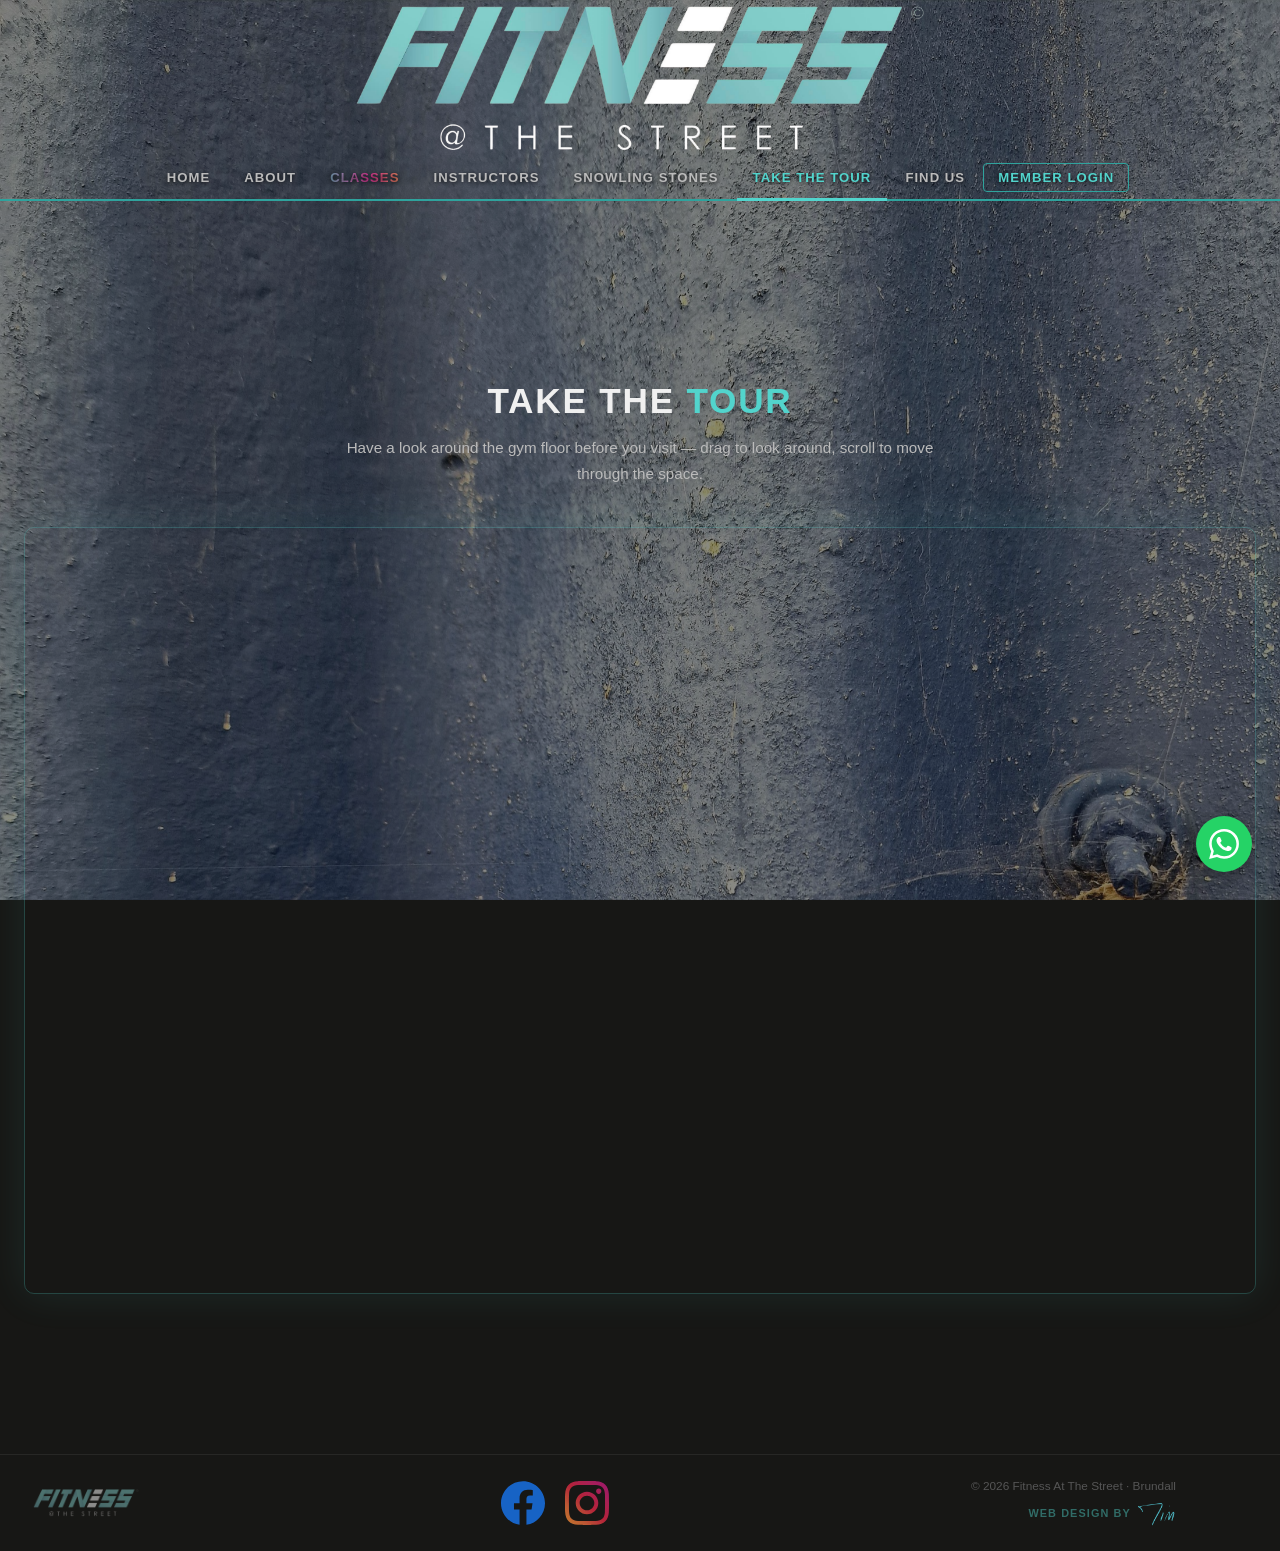
<file: tour.html>
<!DOCTYPE html>
<html lang="en-GB">
<head>
  <meta charset="UTF-8">
  <meta name="viewport" content="width=device-width, initial-scale=1.0">
  <title>Take The Tour — Fitness At The Street</title>
  <link rel="stylesheet" href="styles.css">
  <meta name="description" content="Take a virtual tour of Fitness At The Street, Brundall — see the gym floor, equipment and studio space before you visit.">
  <meta property="og:title" content="Take The Tour — Fitness At The Street">
  <meta property="og:description" content="Take a virtual tour of Fitness At The Street, Brundall — see the gym floor, equipment and studio space before you visit.">
  <meta property="og:image" content="https://fitnessatthestreet.co.uk/FATSOUTSIDE.jpeg">
  <meta property="og:url" content="https://fitnessatthestreet.co.uk/tour.html">
  <meta property="og:type" content="website">
  <meta name="twitter:card" content="summary_large_image">
  <style>
    *, *::before, *::after { box-sizing: border-box; margin: 0; padding: 0; }
    :root { --teal: #52D4CC; --teal-dark: #2FA39D; --bg: #171715; --text: #f0f0f0; --muted: #bbb; }
    body { font-family: 'Segoe UI', Arial, sans-serif; background: var(--bg); color: var(--text); overflow-x: hidden; }

    #bg-image { position: fixed; inset: 0; z-index: -2; background: url('Images/wall.jpg') center top / cover no-repeat; }
    #bg-overlay { position: fixed; inset: 0; z-index: -1; background: rgba(23,23,21,0.5); pointer-events: none; }
    #header-cover { position: fixed; top: 0; left: 0; right: 0; height: 160px; z-index: 3; overflow: hidden; pointer-events: none; }
    #header-bg { position: absolute; top: 0; left: 0; right: 0; height: 100vh; background: url('Images/wall.jpg') center top / cover no-repeat; }
    #header-bg::after { content: ''; position: absolute; inset: 0; background: rgba(23,23,21,0.5); }

    .site-top { position: fixed; top: 0; left: 0; right: 0; z-index: 100; background: transparent; }
    header { padding: 4px 32px 0; display: flex; justify-content: center; }
    header img.logo { width: 48%; max-width: 860px; min-width: 280px; height: auto; display: block; }
    nav { border-bottom: 2px solid var(--teal-dark); padding: 0 16px; display: flex; justify-content: center; flex-wrap: wrap; gap: 2px; margin-top: 2px; }
    nav a { color: var(--muted); text-decoration: none; font-size: 0.82rem; font-weight: 600; letter-spacing: 0.08em; text-transform: uppercase; padding: 12px 16px; border-bottom: 3px solid transparent; margin-bottom: -2px; transition: color 0.2s, border-color 0.2s; white-space: nowrap; text-shadow: 0 1px 4px rgba(0,0,0,0.8); }
    nav a:hover, nav a.active { color: var(--teal); border-bottom-color: var(--teal); }
    nav a.nav-login { color: var(--teal); border: 1px solid var(--teal-dark); border-radius: 4px; margin: 5px 0 7px; padding: 6px 14px; }
    nav a.nav-login:hover { background: rgba(82,212,204,0.1); border-bottom-color: var(--teal-dark); }

    /* AW26 Classes campaign — retro gradient stays visible site-wide
       (not just when Classes is the active page) so it doesn't
       disappear as you browse between pages. */
    nav a[href="classes.html"] {
      background: linear-gradient(90deg, #52D4CC 0%, #ec3ca0 55%, #ffb347 100%);
      -webkit-background-clip: text; background-clip: text; color: transparent;
    }
    nav a[href="classes.html"]:hover { border-bottom-color: #ec3ca0; }
    .nav-overlay a[href="classes.html"] {
      background: linear-gradient(90deg, #8affF5 0%, #ff2e9e 50%, #ffd166 100%);
      -webkit-background-clip: text; background-clip: text; color: transparent;
      text-shadow: 0 0 18px rgba(255,46,158,0.75), 0 0 32px rgba(138,255,245,0.5);
    }

    .page-offset { height: 160px; }

    .bg-section { position: relative; min-height: 100vh; }
    .bg-content { position: relative; z-index: 2; display: flex; flex-direction: column; min-height: 150vh; }

    .page-hero { padding: 180px 32px 32px; text-align: center; flex-shrink: 0; }
    .page-hero h1 { font-size: 2.2rem; font-weight: 900; text-transform: uppercase; letter-spacing: 0.05em; }
    .page-hero h1 em { font-style: normal; color: var(--teal); }
    .page-hero p { color: var(--muted); max-width: 620px; margin: 14px auto 0; font-size: 0.95rem; line-height: 1.7; }

    .tour-section { max-width: 1000px; width: 100%; margin: 0 auto; padding: 8px 32px 64px; flex-shrink: 0; }

    .tour-wrapper {
      border-radius: 10px;
      overflow: hidden;
      border: 1px solid rgba(82,212,204,0.25);
      box-shadow: 0 0 40px rgba(82,212,204,0.1);
    }
    .tour-wrapper iframe { display: block; width: 100%; height: 500px; border: 0; }

    @media (min-width: 901px) {
      .tour-section { max-width: 100%; padding: 8px 24px 64px; }
      .tour-wrapper iframe { height: 85vh; }
    }

    @media (max-width: 700px) {
      .tour-section { padding: 8px 16px 48px; }
      .tour-wrapper iframe { height: 340px; }
    }

    footer { padding: 24px 32px; display: flex; align-items: center; justify-content: space-between; flex-wrap: wrap; gap: 16px; flex-shrink: 0; border-top: 1px solid rgba(255,255,255,0.07); margin-top: auto; }
    footer img.footer-logo { height: 28px; opacity: 0.5; }
    .footer-social { display: flex; align-items: center; gap: 20px; }
    .footer-social a { display: flex; align-items: center; opacity: 0.8; transition: opacity 0.2s; }
    .footer-social a:hover { opacity: 1; }
    .footer-social svg { width: 44px; height: 44px; }
    footer p { font-size: 0.74rem; color: #555; }
  </style>
</head>
<body>

  <div id="bg-image"></div>
  <div id="bg-overlay"></div>
  <div id="header-cover"><div id="header-bg"></div></div>

  <div class="nav-overlay" id="nav-overlay">
    <button class="nav-close" id="nav-close" aria-label="Close menu">&times;</button>
    <a href="index.html">Home</a>
    <a href="about.html">About</a>
    <a href="classes.html">Classes</a>
    <a href="instructors.html">Instructors</a>
    <a href="snowling-stones.html">Snowling Stones</a>
    <a href="tour.html" class="active">Take The Tour</a>
    <a href="find-us.html">Find Us</a>
    <a href="https://fitnessatthestreet.trainerize.com/app/login" target="_blank">Member Login</a>
  </div>

  <div class="site-top">
    <header><img src="fats3.png" alt="Fitness At The Street" class="logo"></header>
    <nav>
      <a href="index.html">Home</a>
      <a href="about.html">About</a>
      <a href="classes.html">Classes</a>
      <a href="instructors.html">Instructors</a>
      <a href="snowling-stones.html">Snowling Stones</a>
      <a href="tour.html" class="active">Take The Tour</a>
      <a href="find-us.html">Find Us</a>
      <a href="https://fitnessatthestreet.trainerize.com/app/login" target="_blank" class="nav-login">Member Login</a>
    </nav>
    <button class="nav-toggle" id="nav-toggle" aria-label="Open menu"><span></span><span></span><span></span></button>
  </div>

  <div class="page-offset"></div>

  <div class="bg-section">
    <div class="bg-content">

      <div class="page-hero">
        <h1>Take The <em>Tour</em></h1>
        <p>Have a look around the gym floor before you visit — drag to look around, scroll to move through the space.</p>
      </div>

      <div class="tour-section">
        <div class="tour-wrapper">
          <iframe src="https://my.matterport.com/show/?m=Ju7CTYUtyRE" width="100%" height="500px" allowfullscreen allow="xr-spatial-tracking"></iframe>
        </div>
      </div>

      <footer>
        <img src="fats3.png" alt="Fitness At The Street" class="footer-logo">
        <div class="footer-social">
          <a href="https://www.facebook.com/fitnessatthestreet/" target="_blank" title="Facebook">
            <svg viewBox="0 0 24 24" xmlns="http://www.w3.org/2000/svg"><path fill="#1877F2" d="M24 12.073c0-6.627-5.373-12-12-12s-12 5.373-12 12c0 5.99 4.388 10.954 10.125 11.854v-8.385H7.078v-3.47h3.047V9.43c0-3.007 1.792-4.669 4.533-4.669 1.312 0 2.686.235 2.686.235v2.953H15.83c-1.491 0-1.956.925-1.956 1.874v2.25h3.328l-.532 3.47h-2.796v8.385C19.612 23.027 24 18.062 24 12.073z"/></svg>
          </a>
          <a href="https://www.instagram.com/fitness_at_the_street/" target="_blank" title="Instagram">
            <svg viewBox="0 0 24 24" xmlns="http://www.w3.org/2000/svg">
              <defs><linearGradient id="ig-a" x1="0%" y1="100%" x2="100%" y2="0%"><stop offset="0%" style="stop-color:#f09433"/><stop offset="25%" style="stop-color:#e6683c"/><stop offset="50%" style="stop-color:#dc2743"/><stop offset="75%" style="stop-color:#cc2366"/><stop offset="100%" style="stop-color:#bc1888"/></linearGradient></defs>
              <path fill="url(#ig-a)" d="M12 2.163c3.204 0 3.584.012 4.85.07 3.252.148 4.771 1.691 4.919 4.919.058 1.265.069 1.645.069 4.849 0 3.205-.012 3.584-.069 4.849-.149 3.225-1.664 4.771-4.919 4.919-1.266.058-1.644.07-4.85.07-3.204 0-3.584-.012-4.849-.07-3.26-.149-4.771-1.699-4.919-4.92-.058-1.265-.07-1.644-.07-4.849 0-3.204.013-3.583.07-4.849.149-3.227 1.664-4.771 4.919-4.919 1.266-.057 1.645-.069 4.849-.069zm0-2.163c-3.259 0-3.667.014-4.947.072-4.358.2-6.78 2.618-6.98 6.98-.059 1.281-.073 1.689-.073 4.948 0 3.259.014 3.668.072 4.948.2 4.358 2.618 6.78 6.98 6.98 1.281.058 1.689.072 4.948.072 3.259 0 3.668-.014 4.948-.072 4.354-.2 6.782-2.618 6.979-6.98.059-1.28.073-1.689.073-4.948 0-3.259-.014-3.667-.072-4.947-.196-4.354-2.617-6.78-6.979-6.98-1.281-.059-1.69-.073-4.949-.073zm0 5.838c-3.403 0-6.162 2.759-6.162 6.162s2.759 6.163 6.162 6.163 6.162-2.759 6.162-6.163c0-3.403-2.759-6.162-6.162-6.162zm0 10.162c-2.209 0-4-1.79-4-4 0-2.209 1.791-4 4-4s4 1.791 4 4c0 2.21-1.791 4-4 4zm6.406-11.845c-.796 0-1.441.645-1.441 1.44s.645 1.44 1.441 1.44c.795 0 1.439-.645 1.439-1.44s-.644-1.44-1.439-1.44z"/>
            </svg>
          </a>
        </div>
        <div class="footer-right">
          <p>&copy; 2026 Fitness At The Street · Brundall</p>
          <div class="footer-madeby"><span>Web design by</span> <img src="Shortsignature.png" alt="signature"></div>
        </div>
      </footer>

    </div>
  </div>

  <script>
    const siteTop = document.querySelector('.site-top');
    const offset  = document.querySelector('.page-offset');
    const headerCover = document.getElementById('header-cover');
    const setOffset = () => { const h = siteTop.offsetHeight; offset.style.height = h + 'px'; headerCover.style.height = h + 'px'; };
    setOffset();
    window.addEventListener('resize', setOffset);
    window.addEventListener('pageshow', () => { setOffset(); if (window.innerWidth <= 768) siteTop.classList.toggle('scrolled', window.scrollY > 60); });

    if (/iPhone|iPad|iPod|Android/i.test(navigator.userAgent)) {
      document.querySelectorAll('.nav-login').forEach(l => l.removeAttribute('target'));
    }

    // Parallax: background drifts at 30% of scroll speed, clamped to image bounds
    let _bgW = 0, _bgH = 0;
    { const i = new Image(); i.onload = () => { _bgW = i.naturalWidth; _bgH = i.naturalHeight; }; i.src = 'Images/wall.jpg'; }
    const parallax = () => {
      let pos;
      if (_bgW && _bgH) {
        const scale = Math.max(window.innerWidth / _bgW, window.innerHeight / _bgH);
        const maxShift = Math.max(0, _bgH * scale - window.innerHeight);
        const shift = Math.min(window.scrollY * 0.3, maxShift);
        pos = `-${shift}px`;
      } else {
        pos = `${-window.scrollY * 0.3}px`;
      }
      document.getElementById('bg-image').style.backgroundPositionY = pos;
      document.getElementById('header-bg').style.backgroundPositionY = pos;
    };
    window.addEventListener('scroll', parallax, { passive: true });

    // Mobile nav overlay
    const navToggle = document.getElementById('nav-toggle');
    const navOverlay = document.getElementById('nav-overlay');
    const navClose = document.getElementById('nav-close');
    navToggle.addEventListener('click', () => navOverlay.classList.add('open'));
    navClose.addEventListener('click', () => navOverlay.classList.remove('open'));
    navOverlay.querySelectorAll('a').forEach(a => a.addEventListener('click', () => navOverlay.classList.remove('open')));

    // Logo scrolls away on mobile
    window.addEventListener('scroll', () => {
      if (window.innerWidth <= 768) siteTop.classList.toggle('scrolled', window.scrollY > 60);
    }, { passive: true });
  </script>

  <a href="https://wa.me/447525123286?text=Hi%2C%20I%27d%20like%20to%20find%20out%20more%20about%20Fitness%20at%20the%20Street" class="whatsapp-float" target="_blank" title="Chat on WhatsApp">
    <svg viewBox="0 0 24 24" xmlns="http://www.w3.org/2000/svg"><path fill="#fff" d="M17.472 14.382c-.297-.149-1.758-.867-2.03-.967-.273-.099-.471-.148-.67.15-.197.297-.767.966-.94 1.164-.173.199-.347.223-.644.075-.297-.15-1.255-.463-2.39-1.475-.883-.788-1.48-1.761-1.653-2.059-.173-.297-.018-.458.13-.606.134-.133.298-.347.446-.52.149-.174.198-.298.298-.497.099-.198.05-.371-.025-.52-.075-.149-.669-1.612-.916-2.207-.242-.579-.487-.5-.669-.51-.173-.008-.371-.01-.57-.01-.198 0-.52.074-.792.372-.272.297-1.04 1.016-1.04 2.479 0 1.462 1.065 2.875 1.213 3.074.149.198 2.096 3.2 5.077 4.487.709.306 1.262.489 1.694.625.712.227 1.36.195 1.871.118.571-.085 1.758-.719 2.006-1.413.248-.694.248-1.289.173-1.413-.074-.124-.272-.198-.57-.347m-5.421 7.403h-.004a9.87 9.87 0 01-5.031-1.378l-.361-.214-3.741.982.998-3.648-.235-.374a9.86 9.86 0 01-1.51-5.26c.001-5.45 4.436-9.884 9.888-9.884 2.64 0 5.122 1.03 6.988 2.898a9.825 9.825 0 012.893 6.994c-.003 5.45-4.437 9.884-9.885 9.884m8.413-18.297A11.815 11.815 0 0012.05 0C5.495 0 .16 5.335.157 11.892c0 2.096.547 4.142 1.588 5.945L.057 24l6.305-1.654a11.882 11.882 0 005.683 1.448h.005c6.554 0 11.89-5.335 11.893-11.893a11.821 11.821 0 00-3.48-8.413z"/></svg>
  </a>
</body>
</html>
</file>
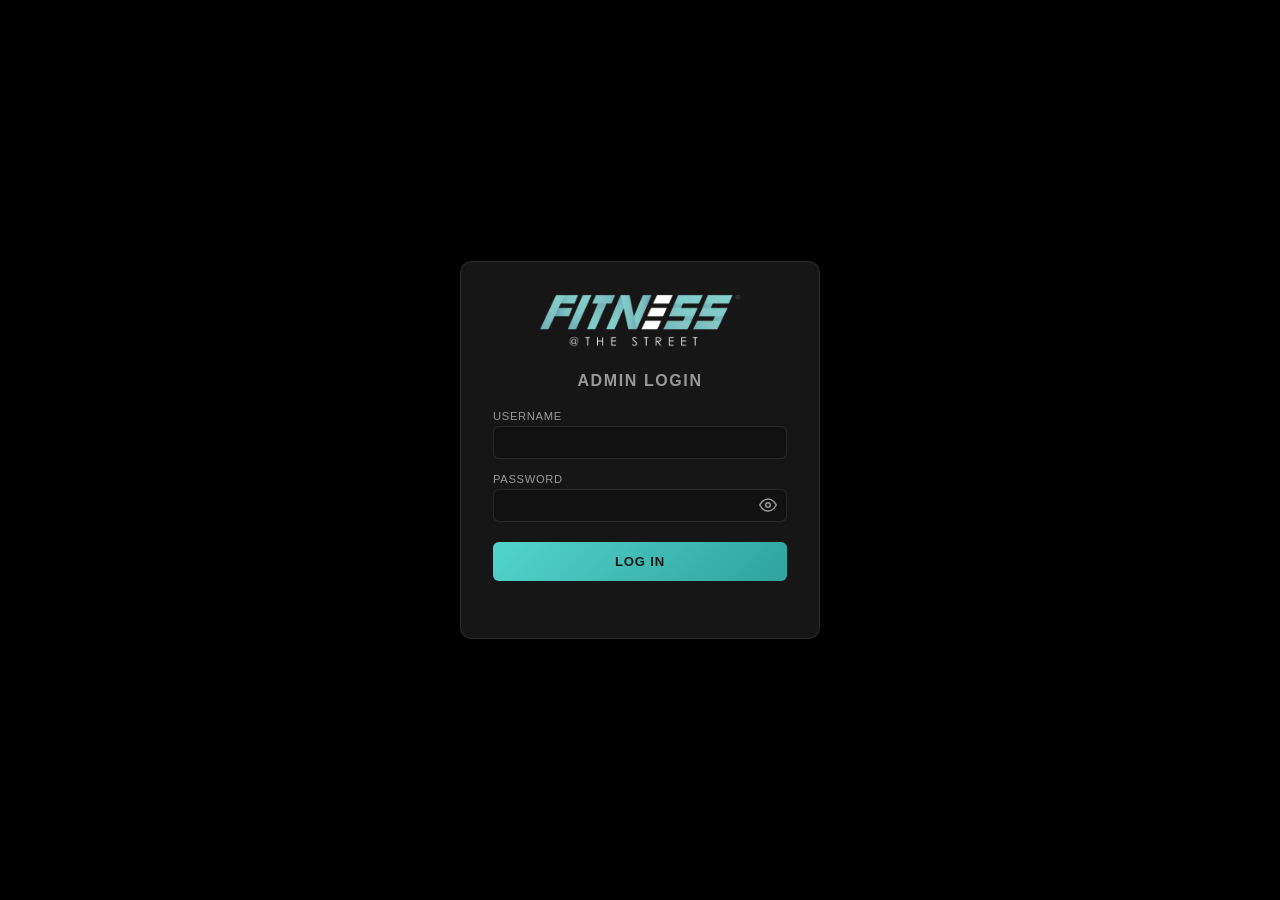
<file: admin/login.html>
<!DOCTYPE html>
<html lang="en-GB">
<head>
  <meta charset="UTF-8">
  <meta name="viewport" content="width=device-width, initial-scale=1.0">
  <title>Admin Login — Fitness At The Street</title>
  <meta name="robots" content="noindex, nofollow">
  <link rel="stylesheet" href="admin.css">
</head>
<body>

  <div class="login-wrap">
    <div class="login-card">
      <img src="../fats3.png" alt="Fitness At The Street" class="logo">
      <h1>Admin Login</h1>
      <form id="login-form">
        <div class="field">
          <label for="username">Username</label>
          <input type="text" id="username" name="username" autocomplete="username" required>
        </div>
        <div class="field">
          <label for="password">Password</label>
          <div class="password-field">
            <input type="password" id="password" name="password" autocomplete="current-password" required>
            <button type="button" class="pw-toggle" id="password-toggle" aria-label="Show password"></button>
          </div>
        </div>
        <button type="submit" class="btn btn-primary" id="login-btn">Log In</button>
        <div class="login-error" id="login-error"></div>
      </form>
    </div>
  </div>

  <script>
    // ── Show/hide password ──
    const EYE_ICON = '<svg viewBox="0 0 24 24" fill="none" stroke="currentColor" stroke-width="2" stroke-linecap="round" stroke-linejoin="round"><path d="M1 12s4-8 11-8 11 8 11 8-4 8-11 8-11-8-11-8Z"/><circle cx="12" cy="12" r="3"/></svg>';
    const EYE_OFF_ICON = '<svg viewBox="0 0 24 24" fill="none" stroke="currentColor" stroke-width="2" stroke-linecap="round" stroke-linejoin="round"><path d="M17.94 17.94A10.94 10.94 0 0 1 12 20c-7 0-11-8-11-8a21.8 21.8 0 0 1 5.06-6.94M9.9 4.24A10.94 10.94 0 0 1 12 4c7 0 11 8 11 8a21.8 21.8 0 0 1-2.16 3.19M14.12 14.12a3 3 0 1 1-4.24-4.24"/><line x1="1" y1="1" x2="23" y2="23"/></svg>';
    function setupPasswordToggle(inputId, btnId) {
      const input = document.getElementById(inputId);
      const btn = document.getElementById(btnId);
      btn.innerHTML = EYE_ICON;
      btn.addEventListener('click', () => {
        const showing = input.type === 'password';
        input.type = showing ? 'text' : 'password';
        btn.innerHTML = showing ? EYE_OFF_ICON : EYE_ICON;
        btn.setAttribute('aria-label', showing ? 'Hide password' : 'Show password');
      });
    }
    setupPasswordToggle('password', 'password-toggle');

    const form = document.getElementById('login-form');
    const btn = document.getElementById('login-btn');
    const errorEl = document.getElementById('login-error');

    form.addEventListener('submit', async (e) => {
      e.preventDefault();
      errorEl.textContent = '';
      btn.disabled = true;
      btn.textContent = 'Logging in…';

      try {
        const res = await fetch('/api/login', {
          method: 'POST',
          headers: { 'Content-Type': 'application/json' },
          body: JSON.stringify({
            username: document.getElementById('username').value.trim(),
            password: document.getElementById('password').value,
          }),
        });
        const data = await res.json();
        if (!res.ok) {
          errorEl.textContent = data.error || 'Login failed';
          btn.disabled = false;
          btn.textContent = 'Log In';
          return;
        }
        window.location.href = 'index.html';
      } catch (err) {
        errorEl.textContent = 'Something went wrong — try again.';
        btn.disabled = false;
        btn.textContent = 'Log In';
      }
    });
  </script>
</body>
</html>
</file>
<file: styles.css>
/* ── Social Wall ── */
.social-wall {
  max-width: 1140px;
  width: 100%;
  margin: 0 auto;
  padding: 24px 32px 72px;
  flex-shrink: 0;
}

.social-wall-header {
  text-align: center;
  margin-bottom: 32px;
}

.social-grid {
  display: grid;
  grid-template-columns: repeat(3, 1fr);
  gap: 10px;
}

.social-card {
  position: relative;
  display: block;
  aspect-ratio: 1;
  overflow: hidden;
  background: #1a1a18;
  text-decoration: none;
}

.social-card img {
  width: 100%;
  height: 100%;
  object-fit: cover;
  display: block;
  transition: transform 0.5s ease, filter 0.5s ease;
  filter: grayscale(30%) brightness(0.85);
}

.social-card:hover img {
  transform: scale(1.06);
  filter: grayscale(0%) brightness(1);
}

.social-card-overlay {
  position: absolute;
  inset: 0;
  background: rgba(23, 23, 21, 0.65);
  display: flex;
  flex-direction: column;
  align-items: center;
  justify-content: center;
  gap: 10px;
  opacity: 0;
  transition: opacity 0.35s ease;
}

.social-card:hover .social-card-overlay {
  opacity: 1;
}

.social-card-overlay svg {
  width: 32px;
  height: 32px;
}

.social-card-overlay span {
  font-size: 0.7rem;
  font-weight: 700;
  letter-spacing: 0.14em;
  text-transform: uppercase;
  color: #52D4CC;
}

/* Platform badge — top-right corner */
.social-badge {
  position: absolute;
  top: 12px;
  right: 12px;
  width: 28px;
  height: 28px;
  opacity: 0.85;
  transition: opacity 0.2s;
}

.social-card:hover .social-badge {
  opacity: 0;
}

/* Follow row below grid */
.social-wall-cta {
  display: flex;
  justify-content: center;
  align-items: center;
  gap: 16px;
  margin-top: 24px;
}

.btn-social {
  display: inline-flex;
  align-items: center;
  gap: 8px;
  padding: 10px 22px;
  border-radius: 6px;
  font-size: 0.78rem;
  font-weight: 700;
  letter-spacing: 0.08em;
  text-transform: uppercase;
  text-decoration: none;
  transition: opacity 0.2s, transform 0.15s;
  border: 1px solid rgba(255,255,255,0.12);
  color: #f0f0f0;
  background: rgba(255,255,255,0.05);
}

.btn-social:hover {
  opacity: 0.85;
  transform: translateY(-1px);
}

.btn-social svg {
  width: 18px;
  height: 18px;
  flex-shrink: 0;
}

/* ── Stagger animation ── */
.social-card {
  opacity: 0;
  transform: translateY(24px);
  transition: opacity 0.5s ease, transform 0.5s ease;
}

.social-card.visible {
  opacity: 1;
  transform: translateY(0);
}

/* Video cards */
.social-card video {
  width: 100%;
  height: 100%;
  object-fit: cover;
  display: block;
  transition: transform 0.5s ease, filter 0.5s ease;
  filter: grayscale(30%) brightness(0.85);
}

.social-card:hover video {
  transform: scale(1.06);
  filter: grayscale(0%) brightness(1);
}

@media (max-width: 700px) {
  .social-grid { grid-template-columns: repeat(2, 1fr); }
  .social-card:nth-child(8) { display: none; }
}

@media (max-width: 420px) {
  .social-grid { grid-template-columns: 1fr; }
}

/* ── Mobile nav (hamburger + full-screen overlay) ── */
.nav-toggle {
  display: none;
  flex-direction: column;
  justify-content: center;
  gap: 5px;
  background: none;
  border: none;
  cursor: pointer;
  padding: 12px;
  position: fixed;
  top: 10px;
  right: 16px;
  z-index: 300;
}
.nav-toggle span {
  display: block;
  width: 22px;
  height: 2px;
  background: #52D4CC;
  border-radius: 2px;
  transition: transform 0.3s, opacity 0.3s;
}

.nav-overlay {
  position: fixed;
  inset: 0;
  z-index: 500;
  background: linear-gradient(rgba(23,23,21,0.85), rgba(23,23,21,0.85)), url('Images/optimus.jpg') center top / cover no-repeat;
  display: flex;
  flex-direction: column;
  align-items: center;
  justify-content: center;
  gap: 4px;
  opacity: 0;
  pointer-events: none;
  transition: opacity 0.3s;
}
.nav-overlay.open { opacity: 1; pointer-events: all; }

.nav-overlay a {
  font-size: 1.5rem;
  font-weight: 800;
  color: #f0f0f0;
  text-decoration: none;
  text-transform: uppercase;
  letter-spacing: 0.1em;
  padding: 12px 24px;
  opacity: 0;
  transform: translateY(16px);
  transition: color 0.2s, opacity 0.35s, transform 0.35s;
}
.nav-overlay.open a                { opacity: 1; transform: translateY(0); }
.nav-overlay.open a:nth-child(2)   { transition-delay: 0.04s; }
.nav-overlay.open a:nth-child(3)   { transition-delay: 0.08s; }
.nav-overlay.open a:nth-child(4)   { transition-delay: 0.12s; }
.nav-overlay.open a:nth-child(5)   { transition-delay: 0.16s; }
.nav-overlay.open a:nth-child(6)   { transition-delay: 0.20s; }
.nav-overlay.open a:nth-child(7)   { transition-delay: 0.24s; }
.nav-overlay a:hover, .nav-overlay a.active { color: #52D4CC; }

.nav-close {
  position: absolute;
  top: 20px;
  right: 24px;
  background: none;
  border: none;
  color: #bbb;
  font-size: 2rem;
  line-height: 1;
  cursor: pointer;
  padding: 8px;
  transition: color 0.2s;
}
.nav-close:hover { color: #52D4CC; }

@media (max-width: 768px) {
  .nav-toggle { display: flex; }
  nav { display: none !important; }
  .site-top { position: relative; min-height: 48px; }
  .site-top header {
    transition: max-height 0.4s ease, padding 0.4s ease, opacity 0.4s ease;
    max-height: 120px;
    overflow: hidden;
  }
  .site-top.scrolled header { max-height: 0; padding: 0 !important; opacity: 0; }
}

/* ── WhatsApp float button ── */
.whatsapp-float {
  position: fixed;
  bottom: 28px;
  right: 28px;
  z-index: 200;
  width: 56px;
  height: 56px;
  background: #25D366;
  border-radius: 50%;
  display: flex;
  align-items: center;
  justify-content: center;
  box-shadow: 0 4px 16px rgba(0,0,0,0.4);
  transition: transform 0.2s, box-shadow 0.2s;
}
.whatsapp-float:hover {
  transform: translateY(-3px);
  box-shadow: 0 8px 24px rgba(0,0,0,0.5);
}
.whatsapp-float svg { width: 30px; height: 30px; }

/* ── Footer right group ── */
.footer-right { display: flex; flex-direction: column; align-items: flex-end; gap: 6px; padding-right: 72px; }

/* ── Made by signature ── */
.footer-madeby {
  display: flex;
  align-items: center;
  gap: 6px;
  font-size: 0.68rem;
  font-weight: 600;
  letter-spacing: 0.1em;
  text-transform: uppercase;
  color: var(--teal);
  opacity: 0.75;
}
.footer-madeby span { opacity: 0.6; }
.footer-madeby img {
  height: 28px;
  width: auto;
  filter: brightness(0) saturate(100%) invert(75%) sepia(49%) saturate(441%) hue-rotate(135deg);
}

/* ── Mobile footer ── */
@media (max-width: 768px) {
  footer {
    flex-direction: column !important;
    align-items: center !important;
    text-align: center;
    padding-bottom: 80px;
  }
  .footer-right {
    align-items: center;
    padding-right: 0;
  }
  .whatsapp-float {
    bottom: 16px;
    right: 16px;
    width: 48px;
    height: 48px;
  }
  .whatsapp-float svg { width: 26px; height: 26px; }
}
</file>
<file: admin/admin.css>
* , *::before, *::after { box-sizing: border-box; margin: 0; padding: 0; }
:root { --teal: #52D4CC; --teal-dark: #2FA39D; --bg: #000; --panel: #161616; --text: #f0f0f0; --muted: #999; --border: rgba(255,255,255,0.1); --danger: #e05a5a; }
body {
  font-family: -apple-system, BlinkMacSystemFont, 'Segoe UI', Roboto, Helvetica, Arial, sans-serif;
  background: var(--bg);
  color: var(--text);
  min-height: 100vh;
  -webkit-font-smoothing: antialiased;
  -moz-osx-font-smoothing: grayscale;
  text-rendering: optimizeLegibility;
}

a { color: var(--teal); }

.admin-top { display: flex; align-items: center; justify-content: space-between; padding: 14px 28px; border-bottom: 1px solid var(--border); flex-wrap: wrap; gap: 12px; }
.admin-top img.logo { height: 34px; width: auto; }
.admin-user { display: flex; align-items: center; gap: 14px; font-size: 0.85rem; color: var(--muted); }
.admin-user strong { color: var(--text); }

.btn { display: inline-block; padding: 10px 20px; border-radius: 6px; font-weight: 700; font-size: 0.82rem; text-decoration: none; text-transform: uppercase; letter-spacing: 0.06em; border: none; cursor: pointer; transition: opacity 0.2s, transform 0.1s; }
.btn:hover { opacity: 0.88; transform: translateY(-1px); }
.btn-primary { background: linear-gradient(135deg, var(--teal) 0%, var(--teal-dark) 100%); color: #171715; }
.btn-outline { background: transparent; border: 1px solid var(--border); color: var(--text); }
.btn-danger { background: rgba(224,90,90,0.15); border: 1px solid rgba(224,90,90,0.4); color: var(--danger); }
.btn-small { padding: 6px 12px; font-size: 0.72rem; }
.btn:disabled { opacity: 0.5; cursor: not-allowed; transform: none; }

.admin-tabs { display: flex; gap: 4px; padding: 0 28px; border-bottom: 1px solid var(--border); flex-wrap: wrap; }
.admin-tab { padding: 14px 18px; font-size: 0.8rem; font-weight: 700; letter-spacing: 0.06em; text-transform: uppercase; color: var(--muted); cursor: pointer; border-bottom: 3px solid transparent; background: none; border-top: none; border-left: none; border-right: none; }
.admin-tab.active { color: var(--teal); border-bottom-color: var(--teal); }

.admin-main { max-width: 1100px; margin: 0 auto; padding: 28px; }
.admin-section { display: none; }
.admin-section.active { display: block; }
.admin-section h2 { font-size: 1.2rem; margin-bottom: 6px; }
.admin-section .hint { color: var(--muted); font-size: 0.82rem; margin-bottom: 20px; }

.panel { background: var(--panel); border: 1px solid var(--border); border-radius: 10px; padding: 20px; margin-bottom: 16px; }

.slot-grid { display: grid; grid-template-columns: repeat(auto-fill, minmax(180px, 1fr)); gap: 16px; margin-bottom: 20px; }
.slot-card { background: var(--panel); border: 1px solid var(--border); border-radius: 10px; overflow: hidden; }
.slot-card img, .slot-card video { width: 100%; height: 130px; object-fit: contain; display: block; background: #000; }
.slot-body { padding: 10px 12px; }
.slot-body input[type=text] { width: 100%; margin-bottom: 8px; }
.slot-body label { font-size: 0.68rem; color: var(--muted); text-transform: uppercase; letter-spacing: 0.06em; display: block; margin-bottom: 3px; }

input[type=text], input[type=password], input[type=time], select, textarea {
  width: 100%; background: #111; border: 1px solid var(--border); color: var(--text);
  padding: 8px 10px; border-radius: 6px; font-size: 0.85rem; font-family: inherit;
}
input[type=file] { font-size: 0.78rem; color: var(--muted); }

table.editable { width: 100%; border-collapse: collapse; margin-bottom: 16px; }
table.editable th { text-align: left; font-size: 0.68rem; text-transform: uppercase; letter-spacing: 0.06em; color: var(--muted); padding: 6px 8px; border-bottom: 1px solid var(--border); }
table.editable td { padding: 6px 8px; border-bottom: 1px solid var(--border); vertical-align: middle; }
table.editable td.actions { white-space: nowrap; width: 1%; }
.day-group-label { font-size: 0.72rem; font-weight: 700; color: var(--teal); text-transform: uppercase; letter-spacing: 0.08em; margin: 20px 0 8px; }

.tile-row { display: grid; grid-template-columns: 90px 1fr 90px; gap: 12px; align-items: start; padding: 14px; background: var(--panel); border: 1px solid var(--border); border-radius: 10px; margin-bottom: 10px; }
.tile-row img, .tile-row video { width: 90px; height: 90px; object-fit: cover; border-radius: 6px; background: #000; }
.tile-fields { display: grid; grid-template-columns: 1fr 1fr; gap: 8px; }
.tile-fields .full { grid-column: 1 / -1; }
.tile-fields label { font-size: 0.65rem; color: var(--muted); text-transform: uppercase; letter-spacing: 0.06em; display: block; margin-bottom: 3px; }
.tile-actions { display: flex; flex-direction: column; gap: 6px; }

.password-field { position: relative; }
.password-field input { padding-right: 40px; }
.pw-toggle { position: absolute; right: 4px; top: 50%; transform: translateY(-50%); background: none; border: none; cursor: pointer; color: var(--muted); padding: 6px; display: flex; align-items: center; }
.pw-toggle:hover { color: var(--teal); }
.pw-toggle svg { width: 18px; height: 18px; display: block; }

.log-row { display: flex; gap: 14px; padding: 10px 0; border-bottom: 1px solid var(--border); font-size: 0.85rem; }
.log-row .log-time { color: var(--muted); white-space: nowrap; font-size: 0.75rem; min-width: 130px; }
.log-row .log-user { color: var(--teal); font-weight: 700; min-width: 70px; }

.toast { position: fixed; bottom: 24px; right: 24px; background: var(--panel); border: 1px solid var(--teal-dark); color: var(--text); padding: 12px 20px; border-radius: 8px; font-size: 0.85rem; opacity: 0; transform: translateY(10px); transition: opacity 0.25s, transform 0.25s; pointer-events: none; z-index: 500; }
.toast.show { opacity: 1; transform: translateY(0); }
.toast.error { border-color: var(--danger); color: var(--danger); }

/* ── Login page ── */
.login-wrap { min-height: 100vh; display: flex; align-items: center; justify-content: center; padding: 24px; }
.login-card { width: 100%; max-width: 360px; background: var(--panel); border: 1px solid var(--border); border-radius: 12px; padding: 32px; text-align: center; }
.login-card img.logo { width: 70%; max-width: 220px; margin: 0 auto 24px; display: block; }
.login-card h1 { font-size: 1rem; text-transform: uppercase; letter-spacing: 0.1em; color: var(--muted); margin-bottom: 20px; font-weight: 700; }
.login-card label { display: block; text-align: left; font-size: 0.7rem; color: var(--muted); text-transform: uppercase; letter-spacing: 0.06em; margin-bottom: 4px; }
.login-card .field { margin-bottom: 14px; }
.login-card .btn { width: 100%; margin-top: 6px; padding: 12px; }
.login-error { color: var(--danger); font-size: 0.8rem; margin-top: 12px; min-height: 1em; }
</file>
